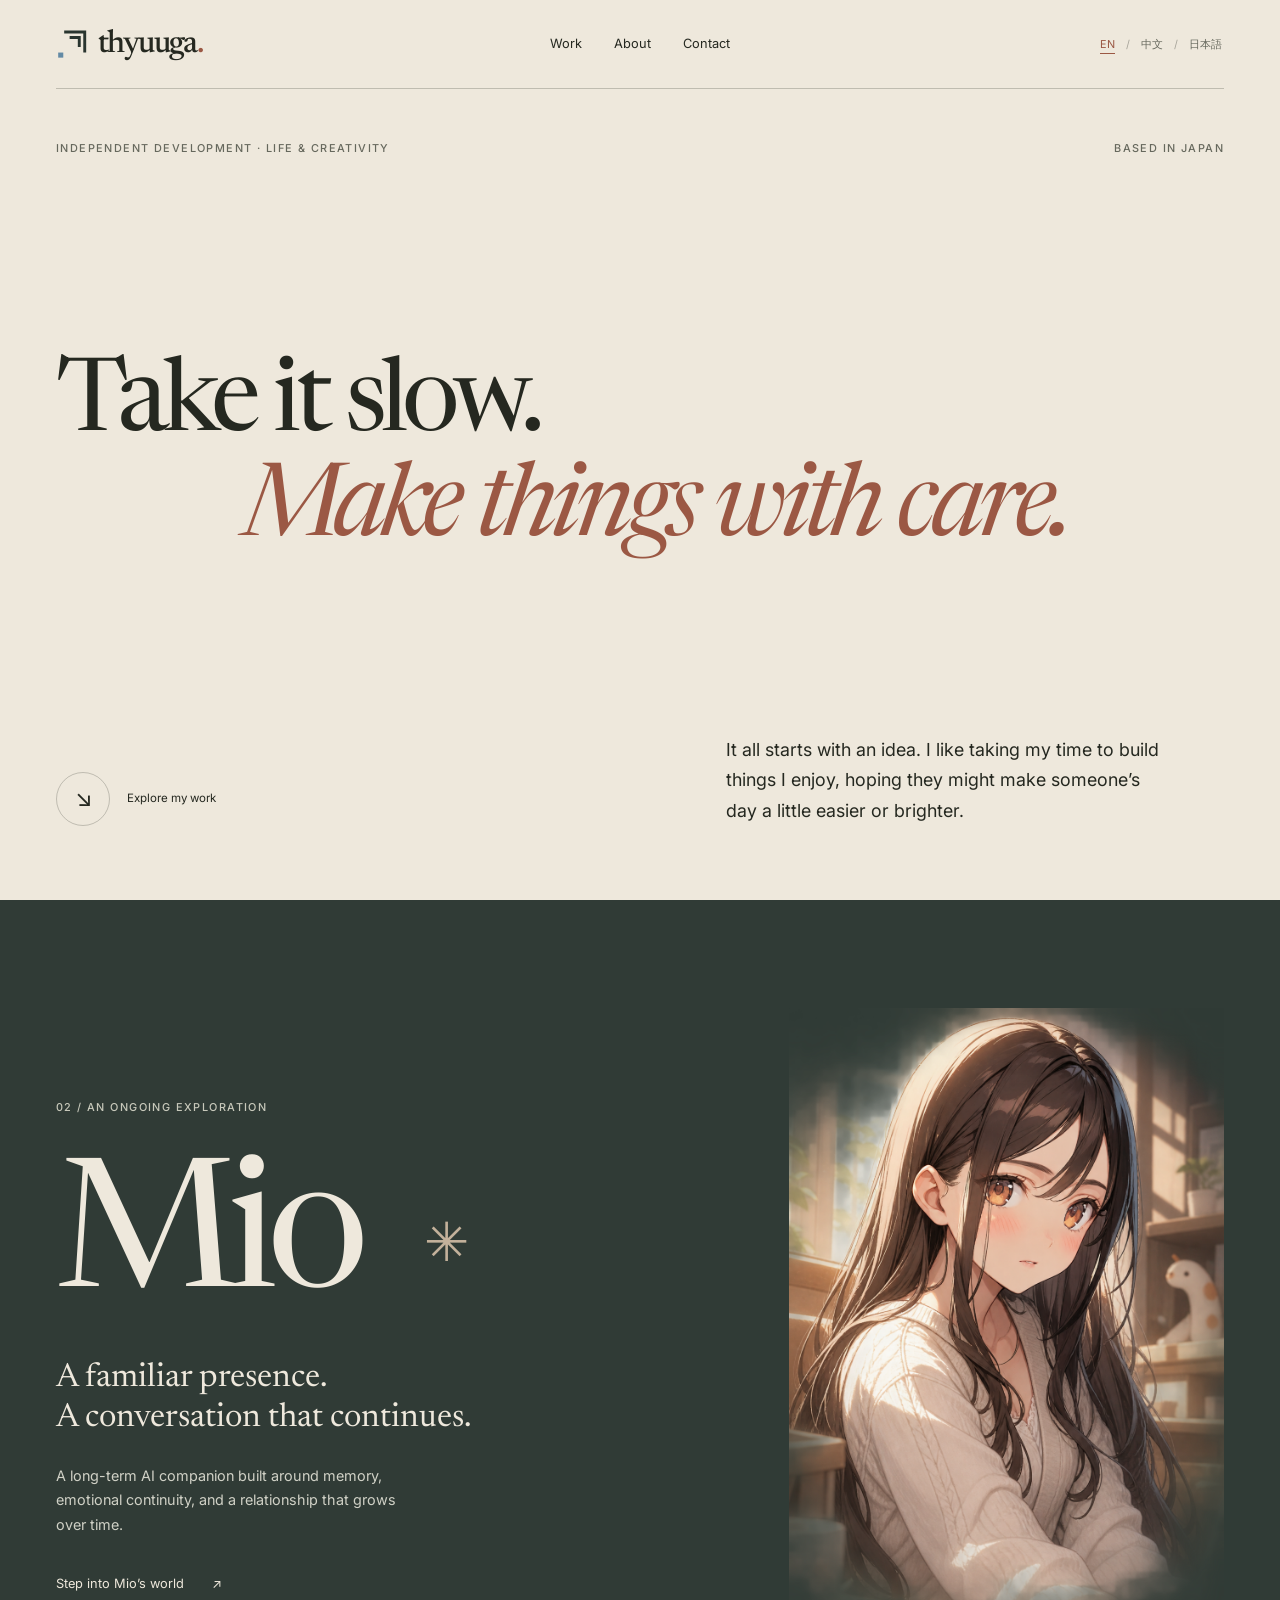
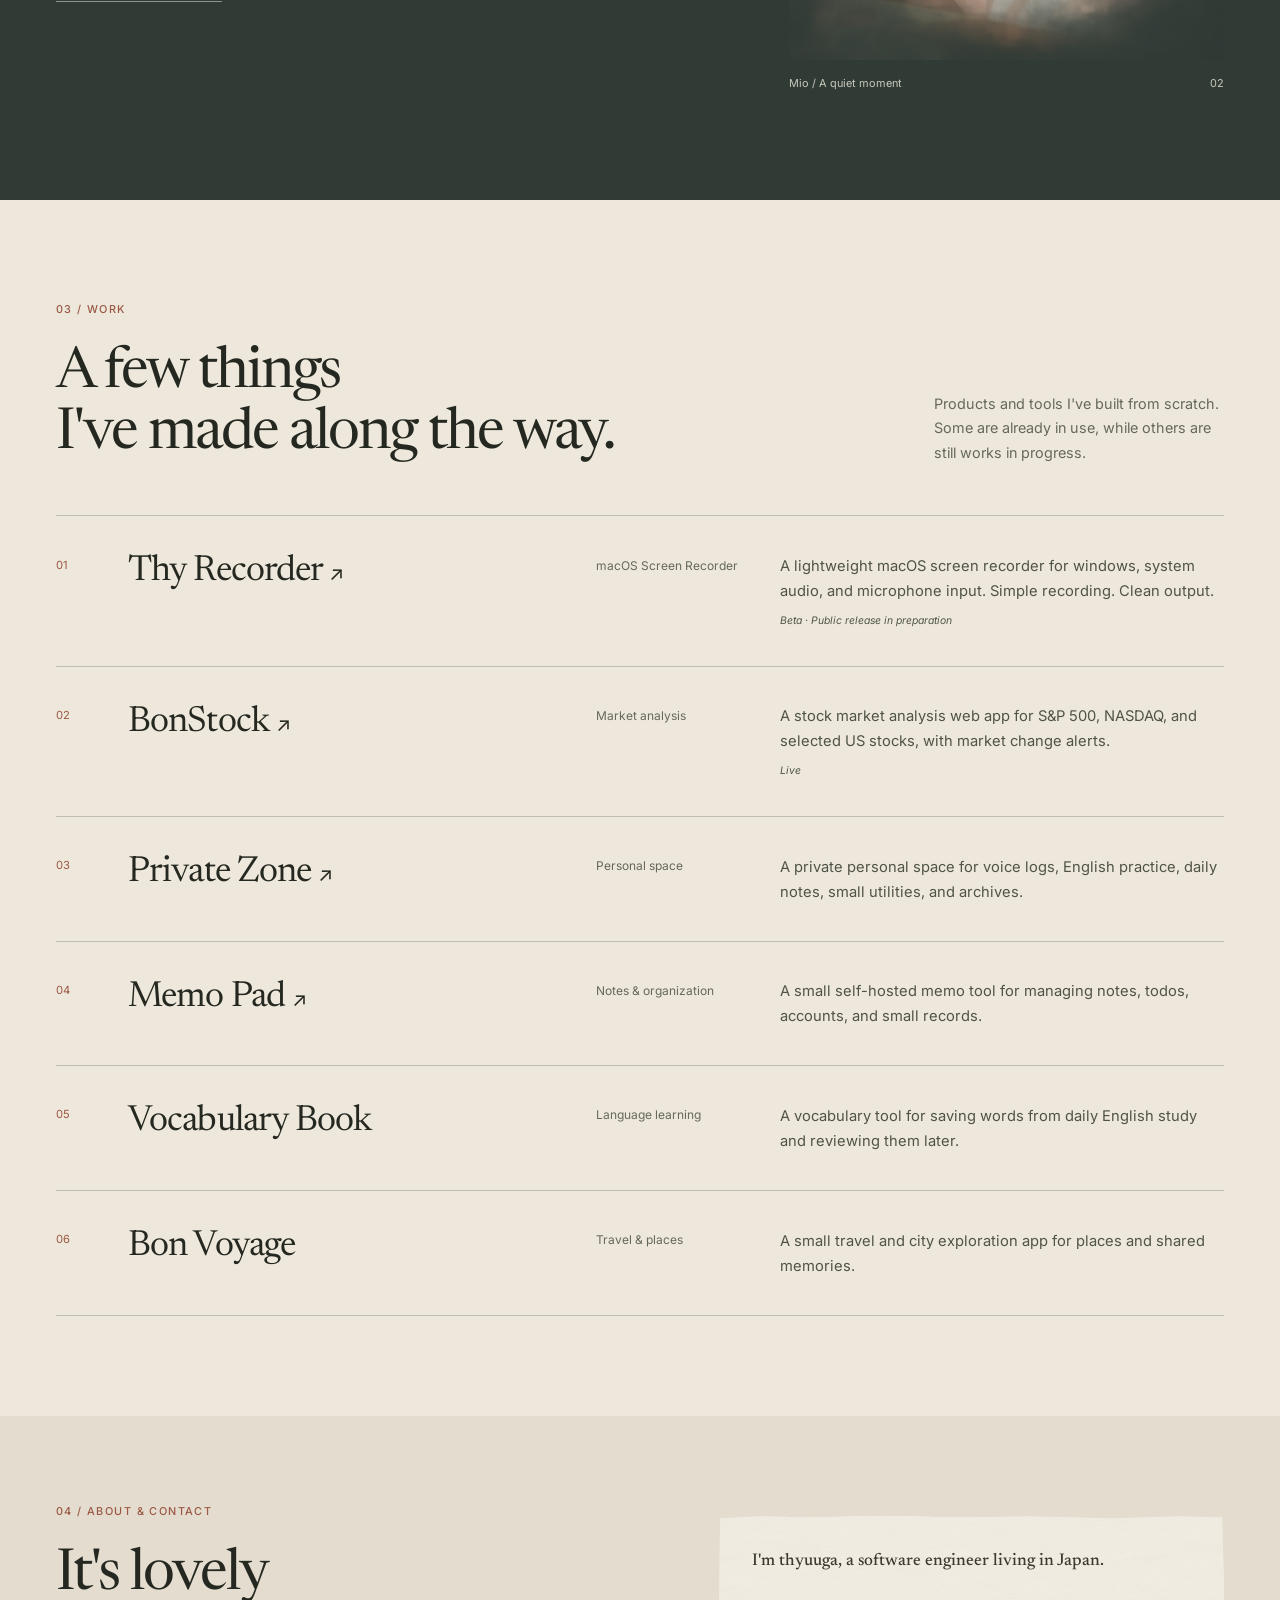
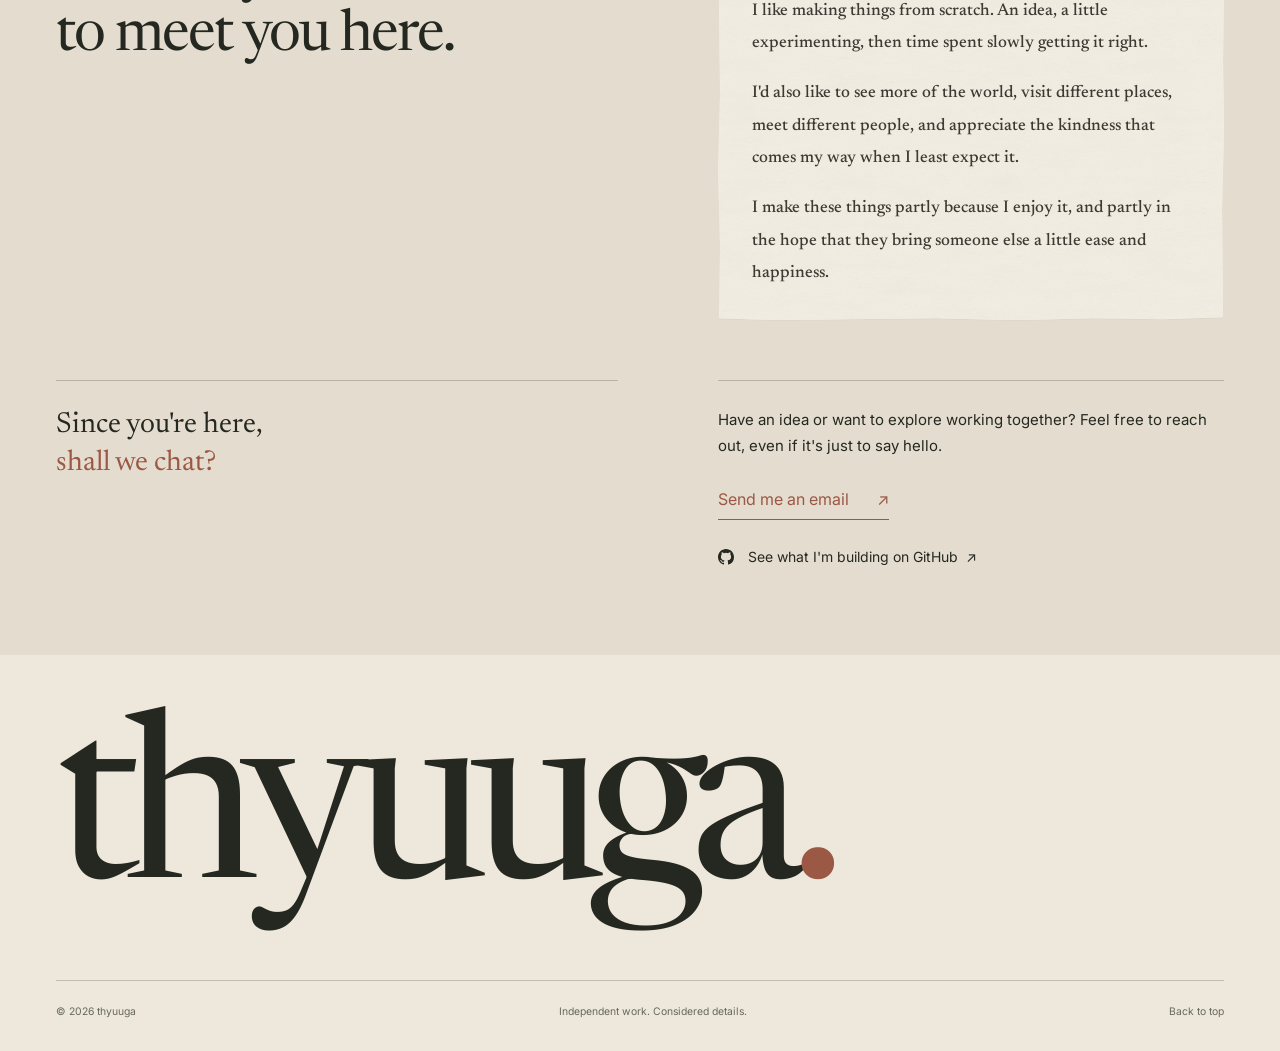
<file: index.html>
<!doctype html>
<html lang="en">
  <head>
    <meta charset="utf-8" />
    <meta name="viewport" content="width=device-width, initial-scale=1" />
    <link rel="icon" type="image/svg+xml" href="/asset/thyuuga-favicon-light-optimized.svg" media="(prefers-color-scheme: light)" data-theme-favicon="light" />
    <link rel="icon" type="image/svg+xml" href="/asset/thyuuga-favicon-dark-optimized.svg" media="(prefers-color-scheme: dark)" data-theme-favicon="dark" />
    <title>thyuuga</title>
    <meta name="description" data-i18n-content="v2.description" content="Independent software and AI companions by thyuuga, a software engineer based in Japan. Explore Thy Recorder, Mio, and small tools for daily life." />
    <link rel="canonical" href="https://thyuuga.com/" />
    <meta property="og:type" content="website" />
    <meta property="og:site_name" content="thyuuga" />
    <meta property="og:url" content="https://thyuuga.com/" />
    <meta property="og:title" data-i18n-content="v2.pageTitle" content="thyuuga — Thoughtful software, quietly made" />
    <meta property="og:description" data-i18n-content="v2.description" content="Independent software and AI companions by thyuuga, a software engineer based in Japan. Explore Thy Recorder, Mio, and small tools for daily life." />
    <meta property="og:locale" content="en_US" />
    <meta name="theme-color" content="#EEE8DC" />
    <link rel="preconnect" href="https://fonts.googleapis.com" />
    <link rel="preconnect" href="https://fonts.gstatic.com" crossorigin />
    <link href="https://fonts.googleapis.com/css2?family=Inter:wght@400;500;600&family=Newsreader:ital,opsz,wght@0,6..72,400;0,6..72,500;1,6..72,400&display=swap" rel="stylesheet" />
    <link rel="stylesheet" href="/home-v2.css" />
    <link rel="stylesheet" href="/cursors.css" />
  </head>
  <body class="editorial-page">
    <a data-i18n="v2.skip" class="skip-link" href="#main">Skip to content</a>
    <header class="masthead wrap">
      <a class="brand" href="#hero"><img class="brand-logo" src="/asset/thyuuga-favicon-light-optimized.svg" width="32" height="32" alt="" /><span class="brand-name">thyuuga<span aria-hidden="true">.</span></span></a>
      <nav class="main-nav" aria-label="Main">
        <a data-i18n="v2.nav.work" href="#work">Work</a>
        <a data-i18n="v2.nav.about" href="#about">About</a>
        <a data-i18n="v2.nav.contact" href="#contact">Contact</a>
      </nav>
      <div class="language-switcher" aria-label="Language">
        <button type="button" class="is-active" data-lang="en" lang="en" aria-pressed="true">EN</button>
        <span aria-hidden="true">/</span>
        <button type="button" data-lang="zh" lang="zh-CN" aria-pressed="false">中文</button>
        <span aria-hidden="true">/</span>
        <button type="button" data-lang="ja" lang="ja" aria-pressed="false">日本語</button>
      </div>
    </header>
    <main id="main">
      <section class="editorial-hero wrap" id="hero" aria-labelledby="hero-title">
        <div class="hero-topline eyebrow">
          <p data-i18n="v2.eyebrow">Independent Development · Life &amp; Creativity</p>
          <p data-i18n="v2.location">Based in Japan</p>
        </div>
        <h1 id="hero-title">
          <span data-i18n="v2.hero.first">Take it slow.</span>
          <em data-i18n="v2.hero.second">Make things with care.</em>
        </h1>
        <div class="hero-bottom">
          <a class="explore-link" href="#work"><span class="circle-arrow" aria-hidden="true">↘</span><span data-i18n="v2.hero.view">Explore my work</span></a>
          <p data-i18n="v2.hero.intro">It all starts with an idea. I like taking my time to build things I enjoy, hoping they might make someone’s day a little easier or brighter.</p>
        </div>
      </section>
      <section class="mio-chapter" id="projects" aria-labelledby="mio-title">
        <span id="work" class="legacy-anchor" aria-hidden="true"></span>
        <div class="wrap mio-grid">
          <div class="mio-copy">
            <p data-i18n="v2.mio.kicker" class="eyebrow">02 / An ongoing exploration</p>
            <h2 id="mio-title">Mio<span class="mio-star" aria-hidden="true">✳</span></h2>
            <p data-i18n="v2.mio.tagline" class="mio-tagline">A familiar presence.
A conversation that continues.</p>
            <p data-i18n="v2.mio.body" class="mio-description">A long-term AI companion built around memory, emotional continuity, and a relationship that grows over time.</p>
            <a class="text-link" href="/mio/about"><span data-i18n="v2.mio.link">Step into Mio’s world</span><span aria-hidden="true">↗</span></a>
          </div>
          <figure class="mio-visual">
            <div class="mio-image-frame">
              <img src="/asset/mio/mio_illustration_neu.png" width="1024" height="1536" loading="lazy" decoding="async" data-i18n-alt="v2.mio.alt" alt="Mio character illustration in warm window light" />
              <img class="mio-smile" src="/asset/mio/mio_illustration_neu_smile.png" width="1024" height="1536" loading="lazy" decoding="async" alt="" aria-hidden="true" />
            </div>
            <figcaption><span data-i18n="v2.mio.caption">Mio / A quiet moment</span><span aria-hidden="true">02</span></figcaption>
          </figure>
        </div>
      </section>
      <section class="selected-work wrap chapter" id="small-software" aria-labelledby="selected-title">
        <div class="selected-heading">
          <div><p data-i18n="v2.work.kicker" class="eyebrow">03 / Work</p><h2 data-i18n="v2.work.title" id="selected-title">A few things
I've made along the way.</h2></div>
          <p data-i18n="v2.work.note">Products and tools I've built from scratch. Some are already in use, while others are still works in progress.</p>
        </div>
        <div class="work-index">
          <article class="work-entry work-entry--linked">
            <div class="work-entry-content">
              <span class="work-number" aria-hidden="true">01</span>
              <h3><a class="work-title-link" href="/software/thy-recorder">Thy Recorder <span aria-hidden="true">↗</span></a></h3>
              <span data-i18n="v2.work.recording" class="work-category">macOS Screen Recorder</span>
              <div class="work-description"><p data-i18n="v2.recorder.body">A lightweight macOS screen recorder for windows, system audio, and microphone input. Simple recording. Clean output.</p><span data-i18n="v2.recorder.note" class="work-availability">Beta · Public release in preparation</span></div>
            </div>
          </article>
          <article class="work-entry">
            <div class="work-entry-content">
              <span class="work-number" aria-hidden="true">02</span>
              <h3><a class="work-title-link" href="/software/bonstock/">BonStock <span aria-hidden="true">↗</span></a></h3>
              <span data-i18n="v2.work.market" class="work-category">Market analysis</span>
              <div class="work-description"><p data-i18n="v2.work.bonstock">A stock market analysis web app for S&amp;P 500, NASDAQ, and selected US stocks, with market change alerts.</p><span data-i18n="v2.work.bonstock.status" class="work-availability">Live</span></div>
            </div>
          </article>
          <article class="work-entry">
            <div class="work-entry-content">
              <span class="work-number" aria-hidden="true">03</span>
              <h3><a class="work-title-link" href="/software/private-zone/">Private Zone <span aria-hidden="true">↗</span></a></h3>
              <span data-i18n="v2.work.personal" class="work-category">Personal space</span>
              <div class="work-description"><p data-i18n="software.privateZone">A private personal space for voice logs, English practice,
                    daily notes, small utilities, and archives.</p></div>
            </div>
          </article>
          <article class="work-entry">
            <div class="work-entry-content">
              <span class="work-number" aria-hidden="true">04</span>
              <h3><a class="work-title-link" href="/software/memo-pad/">Memo Pad <span aria-hidden="true">↗</span></a></h3>
              <span data-i18n="v2.work.notes" class="work-category">Notes &amp; organization</span>
              <div class="work-description"><p data-i18n="software.memoPad">A small self-hosted memo tool for managing notes, todos,
                    accounts, and small records.</p></div>
            </div>
          </article>
          <article class="work-entry">
            <div class="work-entry-content">
              <span class="work-number" aria-hidden="true">05</span>
              <h3>Vocabulary Book</h3>
              <span data-i18n="v2.work.language" class="work-category">Language learning</span>
              <div class="work-description"><p data-i18n="software.vocabularyBook">A vocabulary tool for saving words from daily English study
                    and reviewing them later.</p></div>
            </div>
          </article>
          <article class="work-entry">
            <div class="work-entry-content">
              <span class="work-number" aria-hidden="true">06</span>
              <h3>Bon Voyage</h3>
              <span data-i18n="v2.work.travel" class="work-category">Travel &amp; places</span>
              <div class="work-description"><p data-i18n="software.bonVoyage">A small travel and city exploration app for places and shared
                    memories.</p></div>
            </div>
          </article>
        </div>
      </section>
      <section class="about-chapter" id="about" aria-labelledby="about-title">
        <div class="wrap about-grid">
          <div><p data-i18n="v2.about.kicker" class="eyebrow">04 / About &amp; Contact</p><h2 data-i18n="v2.about.title" id="about-title">It's lovely
to meet you here.</h2></div>
          <div class="about-copy">
            <p data-i18n="v2.about.body">I'm thyuuga, a software engineer living in Japan.</p>
            <p data-i18n="v2.about.process">I like making things from scratch. An idea, a little experimenting, then time spent slowly getting it right.</p>
            <p data-i18n="v2.about.world">I'd also like to see more of the world, visit different places, meet different people, and appreciate the kindness that comes my way when I least expect it.</p>
            <p data-i18n="v2.about.purpose">I make these things partly because I enjoy it, and partly in the hope that they bring someone else a little ease and happiness.</p>
          </div>
          <div class="contact-intro" id="contact"><span id="links" class="legacy-anchor" aria-hidden="true"></span><h3><span data-i18n="v2.contact.title.first">Since you're here,</span><span data-i18n="v2.contact.title.second">shall we chat?</span></h3></div>
          <div class="contact-links">
            <p data-i18n="v2.contact.invitation" class="contact-invitation">Have an idea or want to explore working together? Feel free to reach out, even if it's just to say hello.</p>
            <a class="text-link contact-email" href="mailto:kakukousyou@gmail.com"><span data-i18n="v2.contact.email">Send me an email</span><span aria-hidden="true">↗</span></a>
            <div class="social-links">
              <a class="contact-github" href="https://github.com/thyuuga" target="_blank" rel="noreferrer">
                <svg width="16" height="16" viewBox="0 0 16 16" fill="currentColor" aria-hidden="true" focusable="false"><path d="M8 0C3.58 0 0 3.58 0 8c0 3.54 2.29 6.53 5.47 7.59.4.07.55-.17.55-.38 0-.19-.01-.82-.01-1.49-2.01.37-2.53-.49-2.69-.94-.09-.23-.48-.94-.82-1.13-.28-.15-.68-.52-.01-.53.63-.01 1.08.58 1.23.82.72 1.21 1.87.87 2.33.66.07-.52.28-.87.51-1.07-1.78-.2-3.64-.89-3.64-3.95 0-.87.31-1.59.82-2.15-.08-.2-.36-1.02.08-2.12 0 0 .67-.21 2.2.82a7.65 7.65 0 0 1 4 0c1.53-1.04 2.2-.82 2.2-.82.44 1.1.16 1.92.08 2.12.51.56.82 1.27.82 2.15 0 3.07-1.87 3.75-3.65 3.95.29.25.54.73.54 1.48 0 1.07-.01 1.93-.01 2.2 0 .21.15.46.55.38A8.01 8.01 0 0 0 16 8c0-4.42-3.58-8-8-8Z" /></svg>
                <span data-i18n="v2.contact.github">See what I'm building on GitHub</span><span aria-hidden="true">↗</span>
              </a>
              <a hidden href="https://www.linkedin.com/in/%E6%95%88%E6%98%8C-%E9%83%AD-25904321a/" target="_blank" rel="noreferrer">LinkedIn <span aria-hidden="true">↗</span></a>
            </div>
          </div>
        </div>
      </section>
    </main>
    <footer class="editorial-footer wrap">
      <a class="footer-wordmark" href="#hero">thyuuga<span>.</span></a>
      <div class="footer-baseline"><span>© <span id="year"></span> thyuuga</span><span data-i18n="v2.footer.note">Independent work. Considered details.</span><a data-i18n="v2.footer.top" href="#hero">Back to top</a></div>
    </footer>
    <script src="/script.js"></script>
  </body>
</html>
</file>
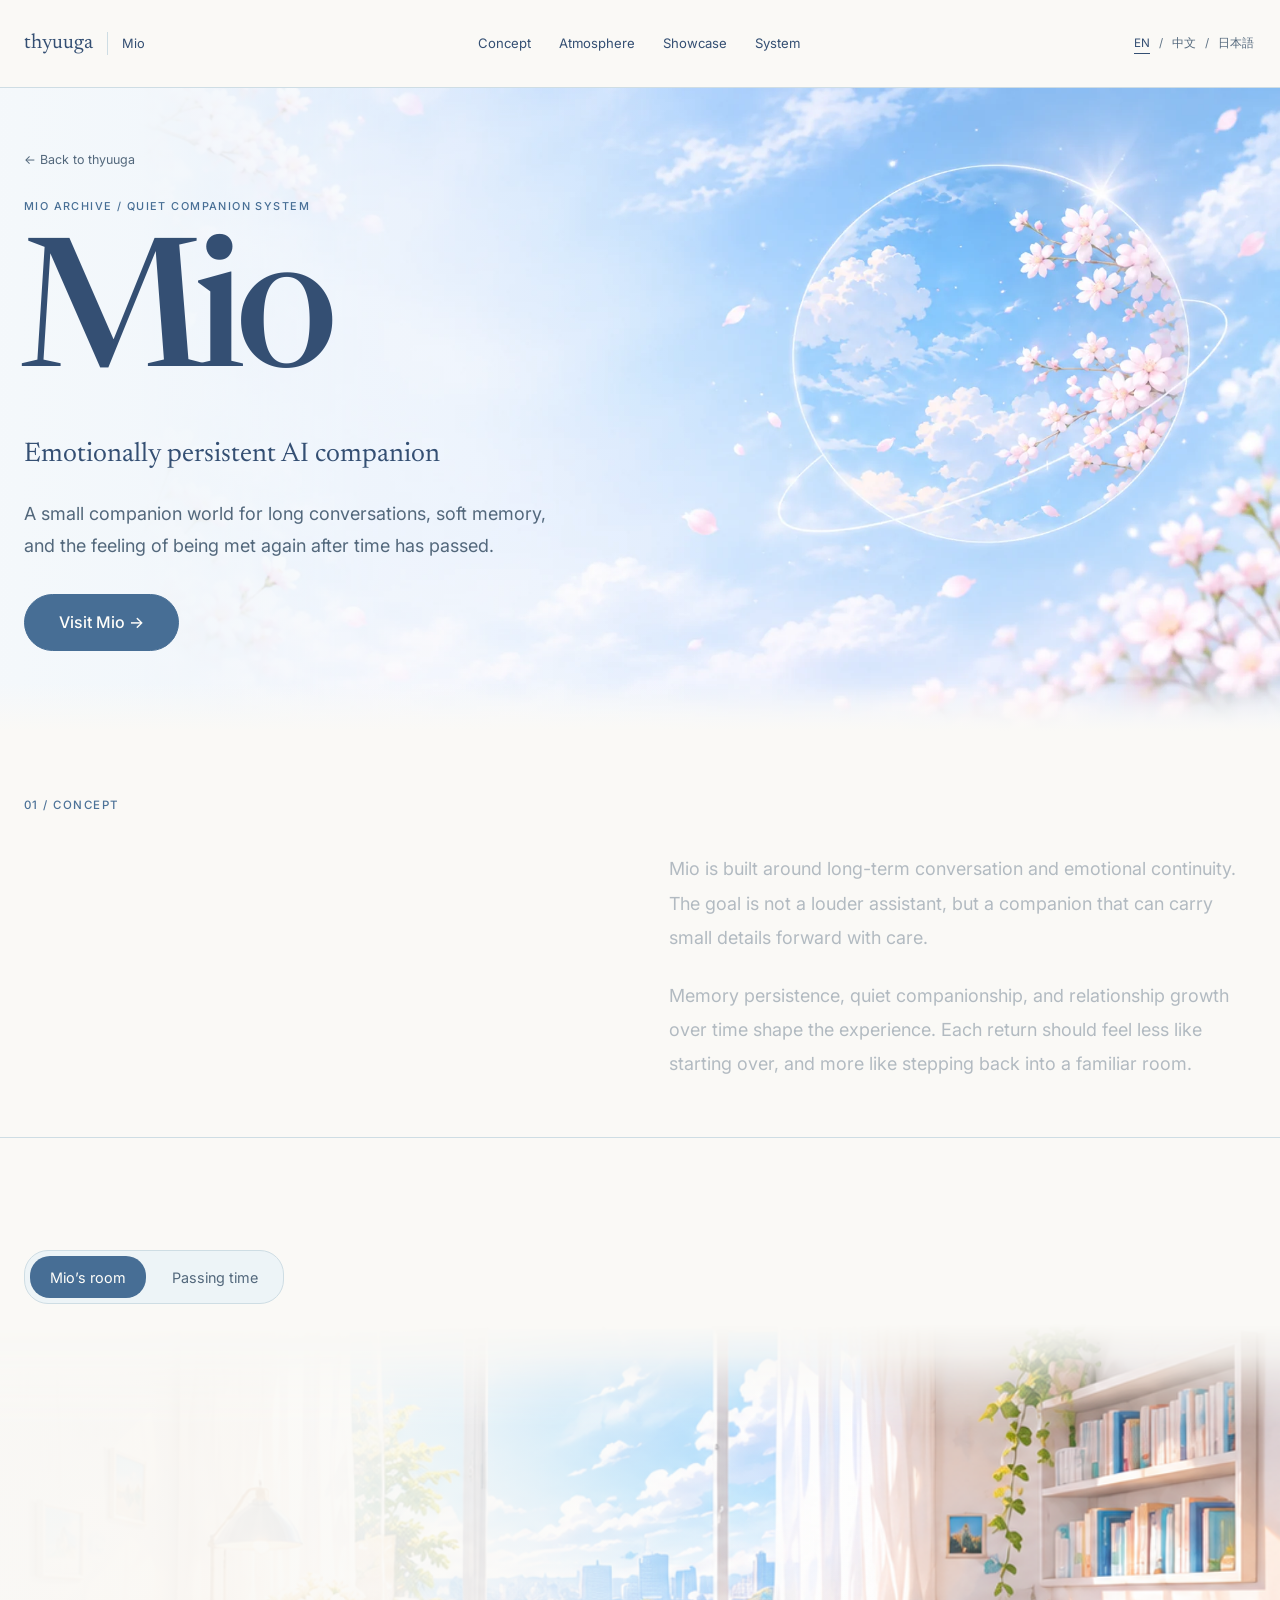
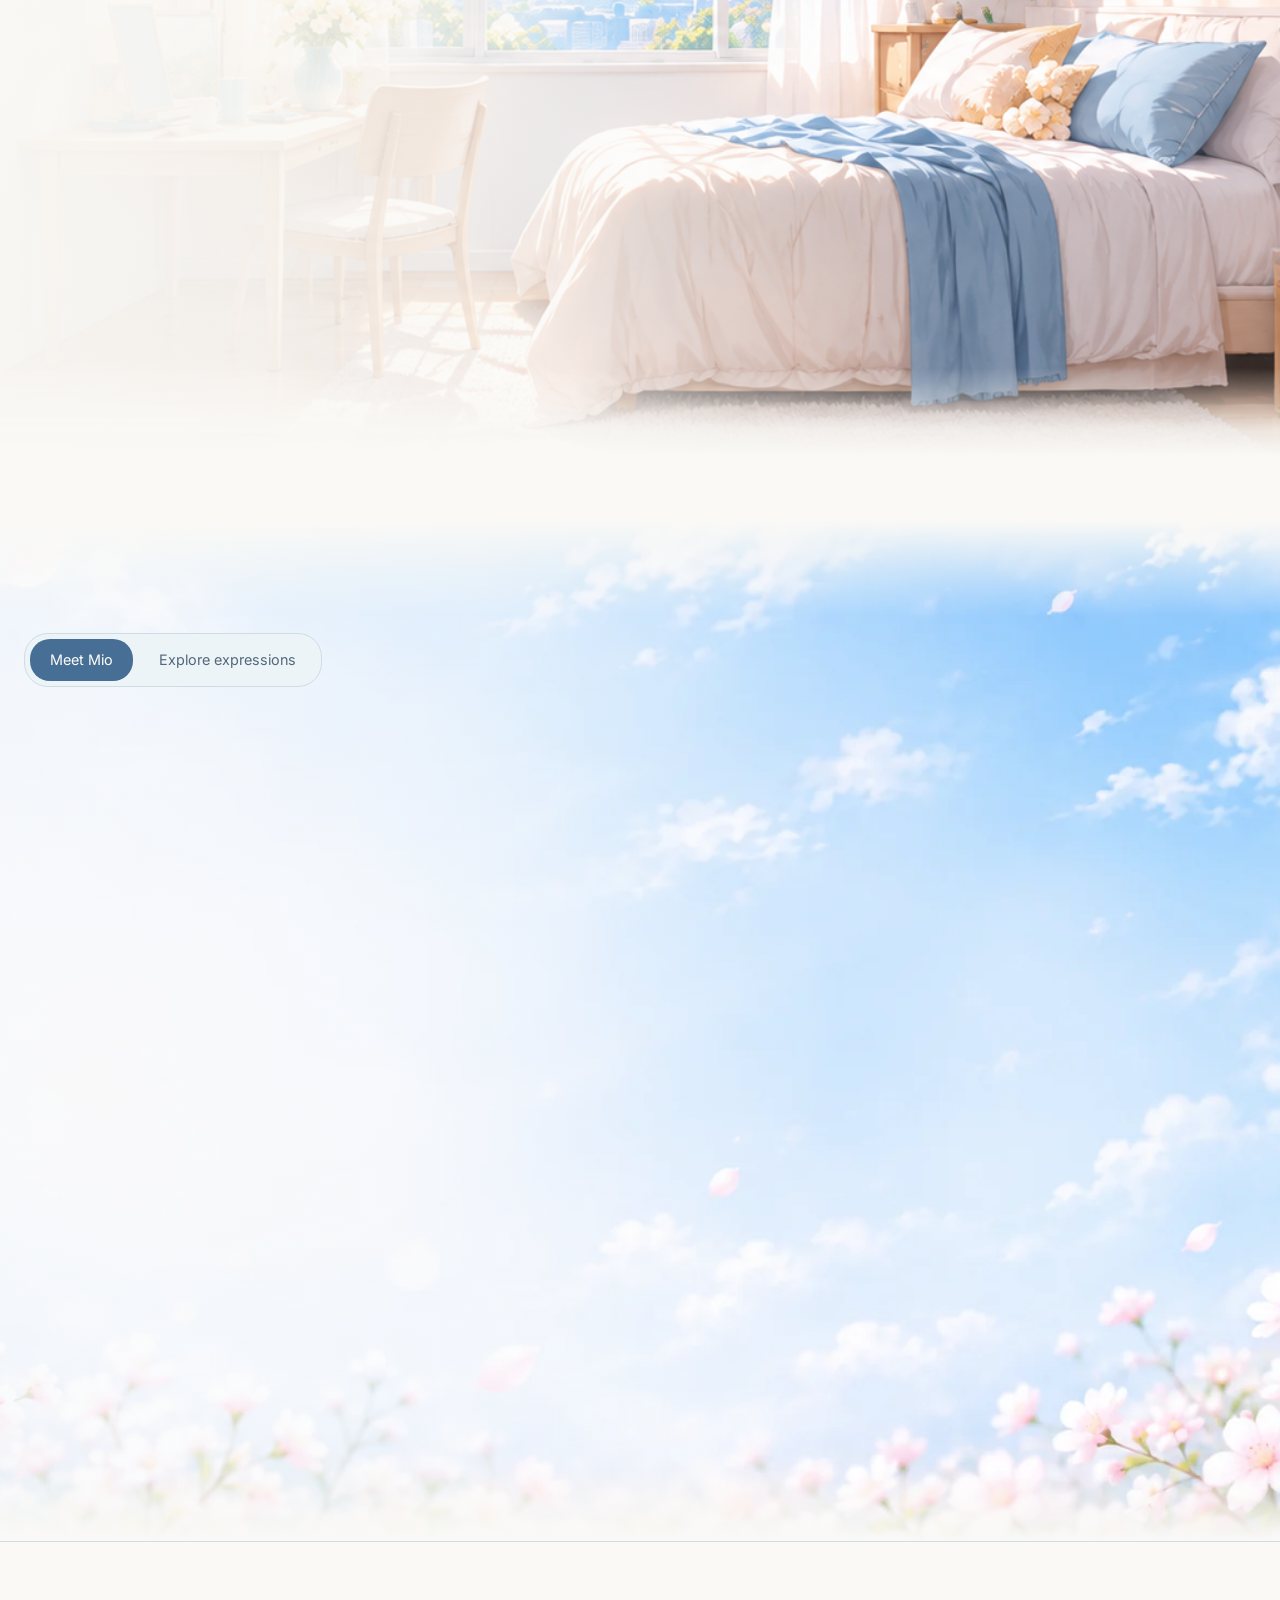
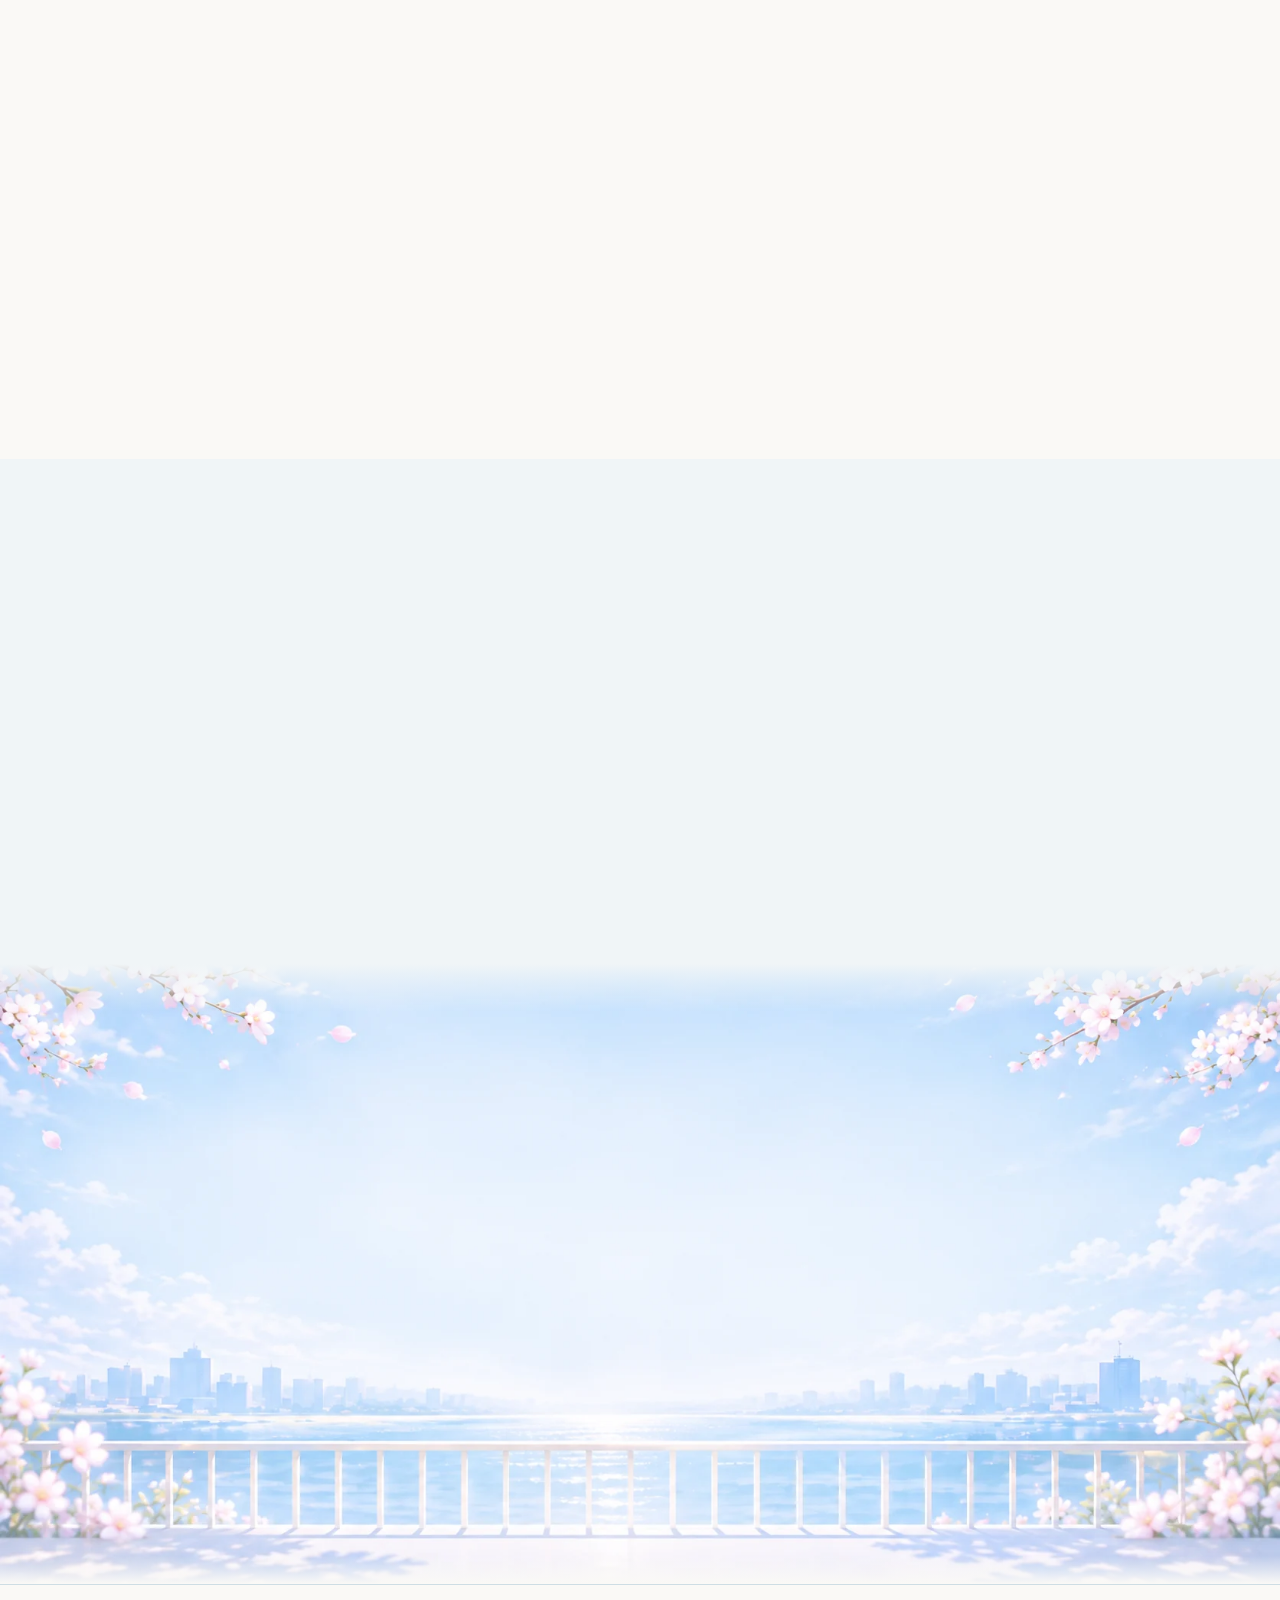
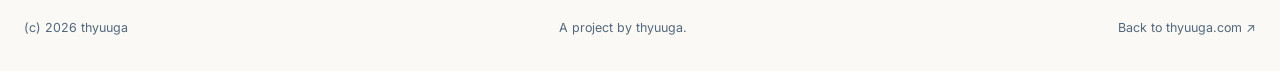
<file: mio/about/index.html>
<!doctype html>
<html lang="en">
  <head>
    <meta charset="utf-8" />
    <meta name="viewport" content="width=device-width, initial-scale=1" />
    <link rel="icon" type="image/svg+xml" href="/asset/thyuuga-favicon-light-optimized.svg" media="(prefers-color-scheme: light)" data-theme-favicon="light" />
    <link rel="icon" type="image/svg+xml" href="/asset/thyuuga-favicon-dark-optimized.svg" media="(prefers-color-scheme: dark)" data-theme-favicon="dark" />
    <meta
      name="description"
      content="Mio AI Companion - emotionally persistent AI companion project archive"
    />
    <title>Mio AI Companion / thyuuga</title>
    <link rel="preconnect" href="https://fonts.googleapis.com" />
    <link rel="preconnect" href="https://fonts.gstatic.com" crossorigin />
    <link
      href="https://fonts.googleapis.com/css2?family=Inter:wght@400;500;600&family=Newsreader:opsz,wght@6..72,500&display=swap"
      rel="stylesheet"
    />
    <link rel="stylesheet" href="sky-blue.css?v=fa280ebc574e" />
    <link rel="stylesheet" href="/cursors.css" />
  </head>
  <body class="mio-sky-blue">
    <div class="site-shell project-page">
      <header class="site-header" aria-label="Project navigation">
        <div class="mio-header-brand">
          <a class="brand" href="/" aria-label="Back to thyuuga">thyuuga</a>
          <span class="mio-page-marker" aria-current="page">Mio</span>
        </div>
        <nav class="nav-links">
          <a href="#concept" data-i18n="mio.nav.concept">Concept</a>
          <a href="#atmosphere" data-i18n="mio.nav.atmosphere">
            Atmosphere
          </a>
          <a href="#showcase" data-i18n="mio.nav.showcase">Showcase</a>
          <a href="#system" data-i18n="mio.nav.system">System</a>
        </nav>
        <div class="language-switcher" aria-label="Language switcher">
          <button type="button" class="is-active" data-lang="en">EN</button>
          <span aria-hidden="true">/</span>
          <button type="button" data-lang="zh">中文</button>
          <span aria-hidden="true">/</span>
          <button type="button" data-lang="ja">日本語</button>
        </div>
      </header>

      <main>
        <section class="hero project-hero section" aria-labelledby="mio-title">
          <picture class="section-art hero-backdrop" aria-hidden="true">
            <source media="(max-width: 900px)" srcset="../../asset/mio/sky-blue/character-sky.webp" />
            <img src="../../asset/mio/sky-blue/hero-sky-composite.webp" width="1672" height="941" alt="" fetchpriority="high" />
          </picture>
          <div class="hero-copy">
            <a class="back-link" href="/" data-i18n="mio.back">
              ← Back to thyuuga
            </a>
            <p class="signal" data-i18n="mio.hero.signal">
              mio archive / quiet companion system
            </p>
            <h1 id="mio-title">Mio</h1>
            <p class="subtitle" data-i18n="mio.hero.subtitle">
              Emotionally persistent AI companion
            </p>
            <p class="intro project-intro" data-i18n="mio.hero.intro">
              A small companion world for long conversations, soft memory, and
              the feeling of being met again after time has passed.
            </p>
            <a class="mio-button" href="https://mio.thyuuga.com/mio/" target="_blank" rel="noreferrer" data-i18n="mio.access.visit">Visit Mio →</a>
          </div>
          <div class="hero-orbit" aria-hidden="true"></div>
        </section>

        <section
          class="section project-section"
          id="concept"
          aria-labelledby="concept-title"
        >
          <div class="section-kicker" data-i18n="mio.concept.kicker">
            01 / Concept
          </div>
          <div class="section-grid">
            <h2 id="concept-title" data-i18n="mio.concept.title">
              A relationship that remembers quietly.
            </h2>
            <div class="project-copy">
              <p data-i18n="mio.concept.body1">
                Mio is built around long-term conversation and emotional
                continuity. The goal is not a louder assistant, but a companion
                that can carry small details forward with care.
              </p>
              <p data-i18n="mio.concept.body2">
                Memory persistence, quiet companionship, and relationship
                growth over time shape the experience. Each return should feel
                less like starting over, and more like stepping back into a
                familiar room.
              </p>
            </div>
          </div>
        </section>

        <section
          class="section project-section atmosphere-section"
          id="atmosphere" data-mode-switcher
          aria-labelledby="atmosphere-title"
        >
          <div class="room-controls">
            <div class="section-kicker" data-i18n="mio.atmosphere.kicker">
              02 / Atmosphere
            </div>
            <div class="showcase-modes" role="tablist" aria-labelledby="atmosphere-title">
              <button type="button" id="room-intro-tab" role="tab" aria-selected="true" aria-controls="room-intro" tabindex="0" data-i18n="mio.atmosphere.introMode">Mio’s room</button>
              <button type="button" id="room-live-tab" role="tab" aria-selected="false" aria-controls="room-live" tabindex="-1" data-i18n="mio.atmosphere.liveMode">Passing time</button>
            </div>
          </div>
          <div class="room-showcase">
            <div class="section-grid room-feature-content">
              <div class="atmosphere-copy">
                <h2 id="atmosphere-title" data-i18n="mio.atmosphere.title">
                  Presence is not only made of words.
                </h2>
                <div class="atmosphere-text">
                  <p data-i18n="mio.atmosphere.body1">
                    As time, weather, and seasons move slowly, the space around
                    Mio changes with them.
                  </p>
                  <p data-i18n="mio.atmosphere.body2">
                    Sometimes an evening room. Sometimes the quiet after rain.
                  </p>
                </div>
              </div>
            </div>
            <div class="room-scene-stage">
              <div class="room-scene-mode room-feature mode-panel" id="room-intro" role="tabpanel" aria-labelledby="room-intro-tab" tabindex="0">
                <img class="room-feature-image" src="../../asset/mio/mio-room-daylight.png"
                  width="1023" height="585" alt="A sunlit bedroom with a large window and blue bedding"
                  data-i18n-alt="mio.atmosphere.visualAlt" loading="lazy" decoding="async" />
              </div>
              <div class="room-scene-mode atmosphere-gallery mode-panel" id="room-live" role="tabpanel" aria-labelledby="room-live-tab" tabindex="0" hidden inert>
                <div class="atmosphere-fragment">
                  <img loading="lazy" decoding="async" width="1672" height="941"
                    id="atmosphere-main-image"
                    src="../../asset/room_daytime_spring_sunny.png"
                    alt="Spring daytime room"
                  />
                  <img class="atmosphere-previous-image" width="1672" height="941"
                    alt="" aria-hidden="true" hidden decoding="async" />
                </div>
                <div class="atmosphere-strip" aria-label="Atmosphere fragments">
                  <figure class="is-active">
                    <button aria-labelledby="room-scene-springDay-label"
                      type="button"
                      data-atmosphere-src="../../asset/room_daytime_spring_sunny.png"
                      data-atmosphere-alt="Spring daytime room"
                      aria-pressed="true"
                    >
                      <img loading="lazy" decoding="async" width="1672" height="941"
                        src="../../asset/room_daytime_spring_sunny.png"
                        alt="Spring daytime room"
                      />
                    </button>
                    <figcaption id="room-scene-springDay-label" data-i18n="mio.atmosphere.springDay">
                      Spring / Day
                    </figcaption>
                  </figure>
                  <figure>
                    <button aria-labelledby="room-scene-springRain-label"
                      type="button"
                      data-atmosphere-src="../../asset/room_daytime_spring_rainy.png"
                      data-atmosphere-alt="Spring rainy room"
                      aria-pressed="false"
                    >
                      <img loading="lazy" decoding="async" width="1672" height="941"
                        src="../../asset/room_daytime_spring_rainy.png"
                        alt="Spring rainy room"
                      />
                    </button>
                    <figcaption id="room-scene-springRain-label" data-i18n="mio.atmosphere.springRain">
                      Spring / Rain
                    </figcaption>
                  </figure>
                  <figure>
                    <button aria-labelledby="room-scene-dawnRain-label"
                      type="button"
                      data-atmosphere-src="../../asset/room_dawn_spring_rainy.png"
                      data-atmosphere-alt="Spring rainy dawn room"
                      aria-pressed="false"
                    >
                      <img loading="lazy" decoding="async" width="1672" height="941"
                        src="../../asset/room_dawn_spring_rainy.png"
                        alt="Spring rainy dawn room"
                      />
                    </button>
                    <figcaption id="room-scene-dawnRain-label" data-i18n="mio.atmosphere.dawnRain">
                      Dawn / Rain
                    </figcaption>
                  </figure>
                  <figure>
                    <button aria-labelledby="room-scene-summerDay-label"
                      type="button"
                      data-atmosphere-src="../../asset/room_daytime_summer_sunny.png"
                      data-atmosphere-alt="Summer sunny room"
                      aria-pressed="false"
                    >
                      <img loading="lazy" decoding="async" width="1672" height="941"
                        src="../../asset/room_daytime_summer_sunny.png"
                        alt="Summer sunny room"
                      />
                    </button>
                    <figcaption id="room-scene-summerDay-label" data-i18n="mio.atmosphere.summerDay">
                      Summer / Day
                    </figcaption>
                  </figure>
                  <figure>
                    <button aria-labelledby="room-scene-summerRain-label"
                      type="button"
                      data-atmosphere-src="../../asset/room_daytime_summer_rainy.png"
                      data-atmosphere-alt="Summer rainy room"
                      aria-pressed="false"
                    >
                      <img loading="lazy" decoding="async" width="1672" height="941"
                        src="../../asset/room_daytime_summer_rainy.png"
                        alt="Summer rainy room"
                      />
                    </button>
                    <figcaption id="room-scene-summerRain-label" data-i18n="mio.atmosphere.summerRain">
                      Summer / Rain
                    </figcaption>
                  </figure>
                  <figure>
                    <button aria-labelledby="room-scene-fallSunset-label"
                      type="button"
                      data-atmosphere-src="../../asset/room_sunset_fall_sunny.png"
                      data-atmosphere-alt="Fall sunset room"
                      aria-pressed="false"
                    >
                      <img loading="lazy" decoding="async" width="1672" height="941"
                        src="../../asset/room_sunset_fall_sunny.png"
                        alt="Fall sunset room"
                      />
                    </button>
                    <figcaption id="room-scene-fallSunset-label" data-i18n="mio.atmosphere.fallSunset">
                      Fall / Sunset
                    </figcaption>
                  </figure>
                  <figure>
                    <button aria-labelledby="room-scene-winterDay-label"
                      type="button"
                      data-atmosphere-src="../../asset/room_daytime_winter_sunny.png"
                      data-atmosphere-alt="Winter sunny room"
                      aria-pressed="false"
                    >
                      <img loading="lazy" decoding="async" width="1672" height="941"
                        src="../../asset/room_daytime_winter_sunny.png"
                        alt="Winter sunny room"
                      />
                    </button>
                    <figcaption id="room-scene-winterDay-label" data-i18n="mio.atmosphere.winterDay">
                      Winter / Day
                    </figcaption>
                  </figure>
                  <figure>
                    <button aria-labelledby="room-scene-night-label"
                      type="button"
                      data-atmosphere-src="../../asset/room_night_spring.png"
                      data-atmosphere-alt="Spring night room"
                      aria-pressed="false"
                    >
                      <img loading="lazy" decoding="async" width="1672" height="941"
                        src="../../asset/room_night_spring.png"
                        alt="Spring night room"
                      />
                    </button>
                    <figcaption id="room-scene-night-label" data-i18n="mio.atmosphere.night">
                      Night / Spring
                    </figcaption>
                  </figure>
                </div>
              </div>
            </div>
          </div>
        </section>

        <section
          class="section project-section expression-section"
          id="presence" data-mode-switcher
          aria-labelledby="presence-title"
        >
          <div class="section-art character-backdrop" aria-hidden="true">
            <img src="../../asset/mio/sky-blue/character-sky.webp" width="1672" height="941" alt="" loading="lazy" decoding="async" />
          </div>
          <div class="section-kicker" data-i18n="mio.presence.kicker">
            03 / Presence
          </div>
          <div class="showcase-modes" role="tablist" aria-labelledby="presence-title">
            <button type="button" id="presence-intro-tab" role="tab" aria-selected="true" aria-controls="presence-intro" tabindex="0" data-i18n="mio.presence.introMode">Meet Mio</button>
            <button type="button" id="presence-live-tab" role="tab" aria-selected="false" aria-controls="presence-live" tabindex="-1" data-i18n="mio.presence.liveMode">Explore expressions</button>
          </div>
          <div class="presence-feature">
            <div class="section-grid">
              <div class="expression-heading">
                <h2 id="presence-title" data-i18n="mio.presence.title">
                  Small shifts in expression.
                </h2>
                <p data-i18n="mio.presence.aside">
                  tiny emotional shifts that slowly become presence
                </p>
                <div class="expression-copy">
                  <p data-i18n="mio.presence.body">
                    Mio's presence is carried through small emotional changes:
                    a quiet smile, a shy pause, a trace of sadness, a little
                    pride.
                  </p>
                  <span data-i18n="mio.presence.note">
                    Not a mode. Just a mood arriving softly.
                  </span>
                </div>
              </div>
              <div class="mode-panels presence-modes">
                <div class="presence-portrait mode-panel" id="presence-intro" role="tabpanel" aria-labelledby="presence-intro-tab" tabindex="0">
                  <img class="presence-promo-image" src="../../asset/mio/mio-character-transparent.png"
                    width="735" height="876" alt="Mio smiling in a light dress"
                    data-i18n-alt="mio.presence.visualAlt" loading="lazy" decoding="async" />
                </div>
                <div class="expression-demo mode-panel" id="presence-live" role="tabpanel" aria-labelledby="presence-live-tab" tabindex="0" hidden inert>
                  <div class="expression-demo-copy">
                    <p data-i18n="mio.presence.demoHint">Choose an expression to see the subtle changes.</p>
                    <div class="expression-strip" aria-label="Mio expressions">
                      <button
                        type="button"
                        class="is-active"
                        data-expression="normal"
                        data-expression-src="../../asset/mio_illustration_live_normal_open.png"
                        data-expression-closed="../../asset/mio_illustration_live_normal_closed.png"
                        data-expression-width="941" data-expression-height="1672"
                        data-expression-alt="Mio calm expression"
                        aria-pressed="true"
                        data-i18n="mio.presence.normal"
                      >
                        Calm
                      </button>
                      <button
                        type="button"
                        data-expression="joy"
                        data-expression-src="../../asset/mio_illustration_live_joy_open.png"
                        data-expression-closed="../../asset/mio_illustration_live_joy_closed.png"
                        data-expression-width="1024" data-expression-height="1536"
                        data-expression-alt="Mio joyful expression"
                        aria-pressed="false"
                        data-i18n="mio.presence.joy"
                      >
                        Quiet Joy
                      </button>
                      <button
                        type="button"
                        data-expression="shy"
                        data-expression-src="../../asset/mio_illustration_live_shy_open.png"
                        data-expression-closed="../../asset/mio_illustration_live_shy_closed.png"
                        data-expression-width="941" data-expression-height="1672"
                        data-expression-alt="Mio shy expression"
                        aria-pressed="false"
                        data-i18n="mio.presence.shy"
                      >
                        Shy
                      </button>
                      <button
                        type="button"
                        data-expression="proud"
                        data-expression-src="../../asset/mio_illustration_live_proud_open.png?v=96fa5ef86a76"
                        data-expression-closed="../../asset/mio_illustration_live_proud_closed.png?v=ae698f71af38"
                        data-expression-width="948" data-expression-height="1659"
                        data-expression-alt="Mio proud expression"
                        aria-pressed="false"
                        data-i18n="mio.presence.proud"
                      >
                        Slight Pride
                      </button>
                      <button
                        type="button"
                        data-expression="sad"
                        data-expression-src="../../asset/mio_illustration_live_sad_open.png"
                        data-expression-closed="../../asset/mio_illustration_live_sad_closed.png"
                        data-expression-width="941" data-expression-height="1672"
                        data-expression-alt="Mio sad expression"
                        aria-pressed="false"
                        data-i18n="mio.presence.sad"
                      >
                        Sad
                      </button>
                      <button
                        type="button"
                        data-expression="angry"
                        data-expression-src="../../asset/mio_illustration_live_angry_open.png"
                        data-expression-closed="../../asset/mio_illustration_live_angry_closed.png"
                        data-expression-width="1024" data-expression-height="1536"
                        data-expression-alt="Mio frustrated expression"
                        aria-pressed="false"
                        data-i18n="mio.presence.frustrated"
                      >
                        Frustrated
                      </button>
                    </div>
                  </div>
                  <div class="expression-panel">
                    <div class="expression-viewport">
                      <div class="expression-composition">
                        <div class="expression-stage">
                          <div class="expression-sprite" data-eyes="open" data-breathing="false" role="img" aria-label="Mio calm expression">
                            <div class="expression-motion">
                              <img id="expression-main-image" class="expression-open"
                                src="../../asset/mio_illustration_live_normal_open.png"
                                width="941" height="1672" alt="" aria-hidden="true" decoding="async" />
                              <img class="expression-closed"
                                src="../../asset/mio_illustration_live_normal_closed.png"
                                width="941" height="1672" alt="" aria-hidden="true" decoding="async" />
                            </div>
                          </div>
                        </div>
                      </div>
                    </div>
                  </div>
                </div>
              </div>
            </div>
          </div>
        </section>

        <section
          class="section project-section"
          id="showcase"
          aria-labelledby="showcase-title"
        >
          <div class="section-kicker" data-i18n="mio.showcase.kicker">
            04 / Showcase
          </div>
          <div class="section-grid">
            <h2 id="showcase-title" data-i18n="mio.showcase.title">
              Fragments from the companion space.
            </h2>
            <div class="showcase-grid">
              <figure class="showcase-card">
                <div class="image-placeholder login-preview">
                  <a class="preview-image-link" data-preview-link href="../../asset/chinese_0_login.png" target="_blank" rel="noopener noreferrer" aria-labelledby="preview-login-label">
                    <img loading="lazy" decoding="async" width="1916" height="982"
                    src="../../asset/chinese_0_login.png"
                    data-src-en="../../asset/chinese_0_login.png"
                    data-src-zh="../../asset/chinese_0_login.png"
                    data-src-ja="../../asset/japanese_0_login.png"
                    alt="Mio login screen"
                  />
                  </a>
                  <span id="preview-login-label" data-i18n="mio.showcase.login">Login screen</span>
                </div>
                <figcaption data-i18n="mio.showcase.loginCaption">
                  Soft entry point
                </figcaption>
              </figure>
              <figure class="showcase-card">
                <div class="image-placeholder chat-preview">
                  <a class="preview-image-link" data-preview-link href="../../asset/chinese_1.png" target="_blank" rel="noopener noreferrer" aria-labelledby="preview-chat-label">
                    <img loading="lazy" decoding="async" width="1912" height="982"
                    src="../../asset/chinese_1.png"
                    data-src-en="../../asset/chinese_1.png"
                    data-src-zh="../../asset/chinese_1.png"
                    data-src-ja="../../asset/japanese_1.png"
                    alt="Mio chat interface"
                  />
                  </a>
                  <span id="preview-chat-label" data-i18n="mio.showcase.chat">Chat interface</span>
                </div>
                <figcaption data-i18n="mio.showcase.chatCaption">
                  Long conversation surface
                </figcaption>
              </figure>
              <figure class="showcase-card">
                <div class="image-placeholder room-preview">
                  <a class="preview-image-link" data-preview-link href="../../asset/chinese_2.png" target="_blank" rel="noopener noreferrer" aria-labelledby="preview-room-label">
                    <img loading="lazy" decoding="async" width="1902" height="969"
                    src="../../asset/chinese_2.png"
                    data-src-en="../../asset/chinese_2.png"
                    data-src-zh="../../asset/chinese_2.png"
                    data-src-ja="../../asset/japanese_2.png"
                    alt="Mio room atmosphere"
                  />
                  </a>
                  <span id="preview-room-label" data-i18n="mio.showcase.room">Room atmosphere</span>
                </div>
                <figcaption data-i18n="mio.showcase.roomCaption">
                  A quiet place to return to
                </figcaption>
              </figure>
              <figure class="showcase-card">
                <div class="image-placeholder presence-preview">
                  <a class="preview-image-link" data-preview-link href="../../asset/chinese_3.png" target="_blank" rel="noopener noreferrer" aria-labelledby="preview-presence-label">
                    <img loading="lazy" decoding="async" width="1912" height="981"
                    src="../../asset/chinese_3.png"
                    data-src-en="../../asset/chinese_3.png"
                    data-src-zh="../../asset/chinese_3.png"
                    data-src-ja="../../asset/japanese_3.png"
                    alt="Mio presence layer"
                  />
                  </a>
                  <span id="preview-presence-label" data-i18n="mio.showcase.presence">
                    Presence Layer
                  </span>
                </div>
                <figcaption data-i18n="mio.showcase.presenceCaption">
                  A companion that quietly stays nearby
                </figcaption>
              </figure>
            </div>
          </div>
        </section>

        <section
          class="section project-section"
          id="system"
          aria-labelledby="system-title"
        >
          <div class="section-kicker" data-i18n="mio.system.kicker">
            05 / System
          </div>
          <div class="section-grid">
            <h2 id="system-title" data-i18n="mio.system.title">
              Small systems beneath a calm surface.
            </h2>
            <div class="system-list">
              <article>
                <svg class="system-icon" viewBox="0 0 24 24" width="28" height="28" fill="none" stroke="currentColor" stroke-width="1.35" stroke-linecap="round" stroke-linejoin="round" aria-hidden="true"><path d="M7 4h12v17H7a3 3 0 0 1 0-6h12M7 4a3 3 0 0 0-3 3v11M9 8h6M9 11h4"/></svg>
                <span data-i18n="mio.system.memory">Memory system</span>
                <p data-i18n="mio.system.memoryBody">
                  Stores details that help conversations keep continuity.
                </p>
              </article>
              <article>
                <svg class="system-icon" viewBox="0 0 24 24" width="28" height="28" fill="none" stroke="currentColor" stroke-width="1.35" stroke-linecap="round" stroke-linejoin="round" aria-hidden="true"><path d="M20 5c-3-3-7-1-8 1-1-2-5-4-8-1-4 4 2 10 8 14 6-4 12-10 8-14Z"/></svg>
                <span data-i18n="mio.system.relationship">
                  Relationship system
                </span>
                <p data-i18n="mio.system.relationshipBody">
                  Tracks gradual familiarity and emotional context.
                </p>
              </article>
              <article>
                <svg class="system-icon" viewBox="0 0 24 24" width="28" height="28" fill="none" stroke="currentColor" stroke-width="1.35" stroke-linecap="round" stroke-linejoin="round" aria-hidden="true"><rect x="2" y="4" width="14" height="12" rx="2"/><path d="M6 20h6M9 16v4"/><rect x="16" y="9" width="6" height="12" rx="1.5"/></svg>
                <span data-i18n="mio.system.local">Web and iOS surfaces</span>
                <p data-i18n="mio.system.localBody">
                  Shapes the companion experience across browser and mobile
                  use.
                </p>
              </article>
              <article>
                <svg class="system-icon" viewBox="0 0 24 24" width="28" height="28" fill="none" stroke="currentColor" stroke-width="1.35" stroke-linecap="round" stroke-linejoin="round" aria-hidden="true"><circle cx="12" cy="12" r="9"/><ellipse cx="12" cy="12" rx="4" ry="9"/><path d="M3 12h18M5 6h14M5 18h14"/></svg>
                <span data-i18n="mio.system.multilingual">
                  Multilingual support
                </span>
                <p data-i18n="mio.system.multilingualBody">
                  Designed for English, Chinese, and Japanese expression.
                </p>
              </article>
            </div>
          </div>
        </section>

        <section class="section access-section" aria-labelledby="access-title">
          <div class="section-art access-backdrop" aria-hidden="true">
            <img src="../../asset/mio/sky-blue/access-skyline.webp" width="1672" height="941" alt="" loading="lazy" decoding="async" />
          </div>
          <div class="section-kicker" data-i18n="mio.access.kicker">
            06 / Access
          </div>
          <div class="section-grid">
            <h2 id="access-title" data-i18n="mio.access.title">
              A small private testing phase.
            </h2>
            <div class="project-copy">
              <p data-i18n="mio.access.body">
                Mio is currently in a small private testing phase, shaped slowly
                through daily use, memory experiments, and quiet conversation.
              </p>
              <a
                class="quiet-link"
                href="https://mio.thyuuga.com/mio/"
                target="_blank"
                rel="noreferrer"
                data-i18n="mio.access.visit"
              >
                Visit Mio →
              </a>
            </div>
          </div>
        </section>
      </main>

      <footer class="site-footer">
        <span>(c) <span id="year"></span> thyuuga</span>
        <span data-i18n="mio.footer.project">A project by thyuuga.</span>
        <a href="/" data-i18n="mio.footer.back">Back to thyuuga.com ↗</a>
      </footer>
    </div>

    <script src="../../script.js"></script>
    <script type="module" src="./modes.mjs"></script>
    <script type="module" src="./expressions.mjs"></script>
  </body>
</html>
</file>
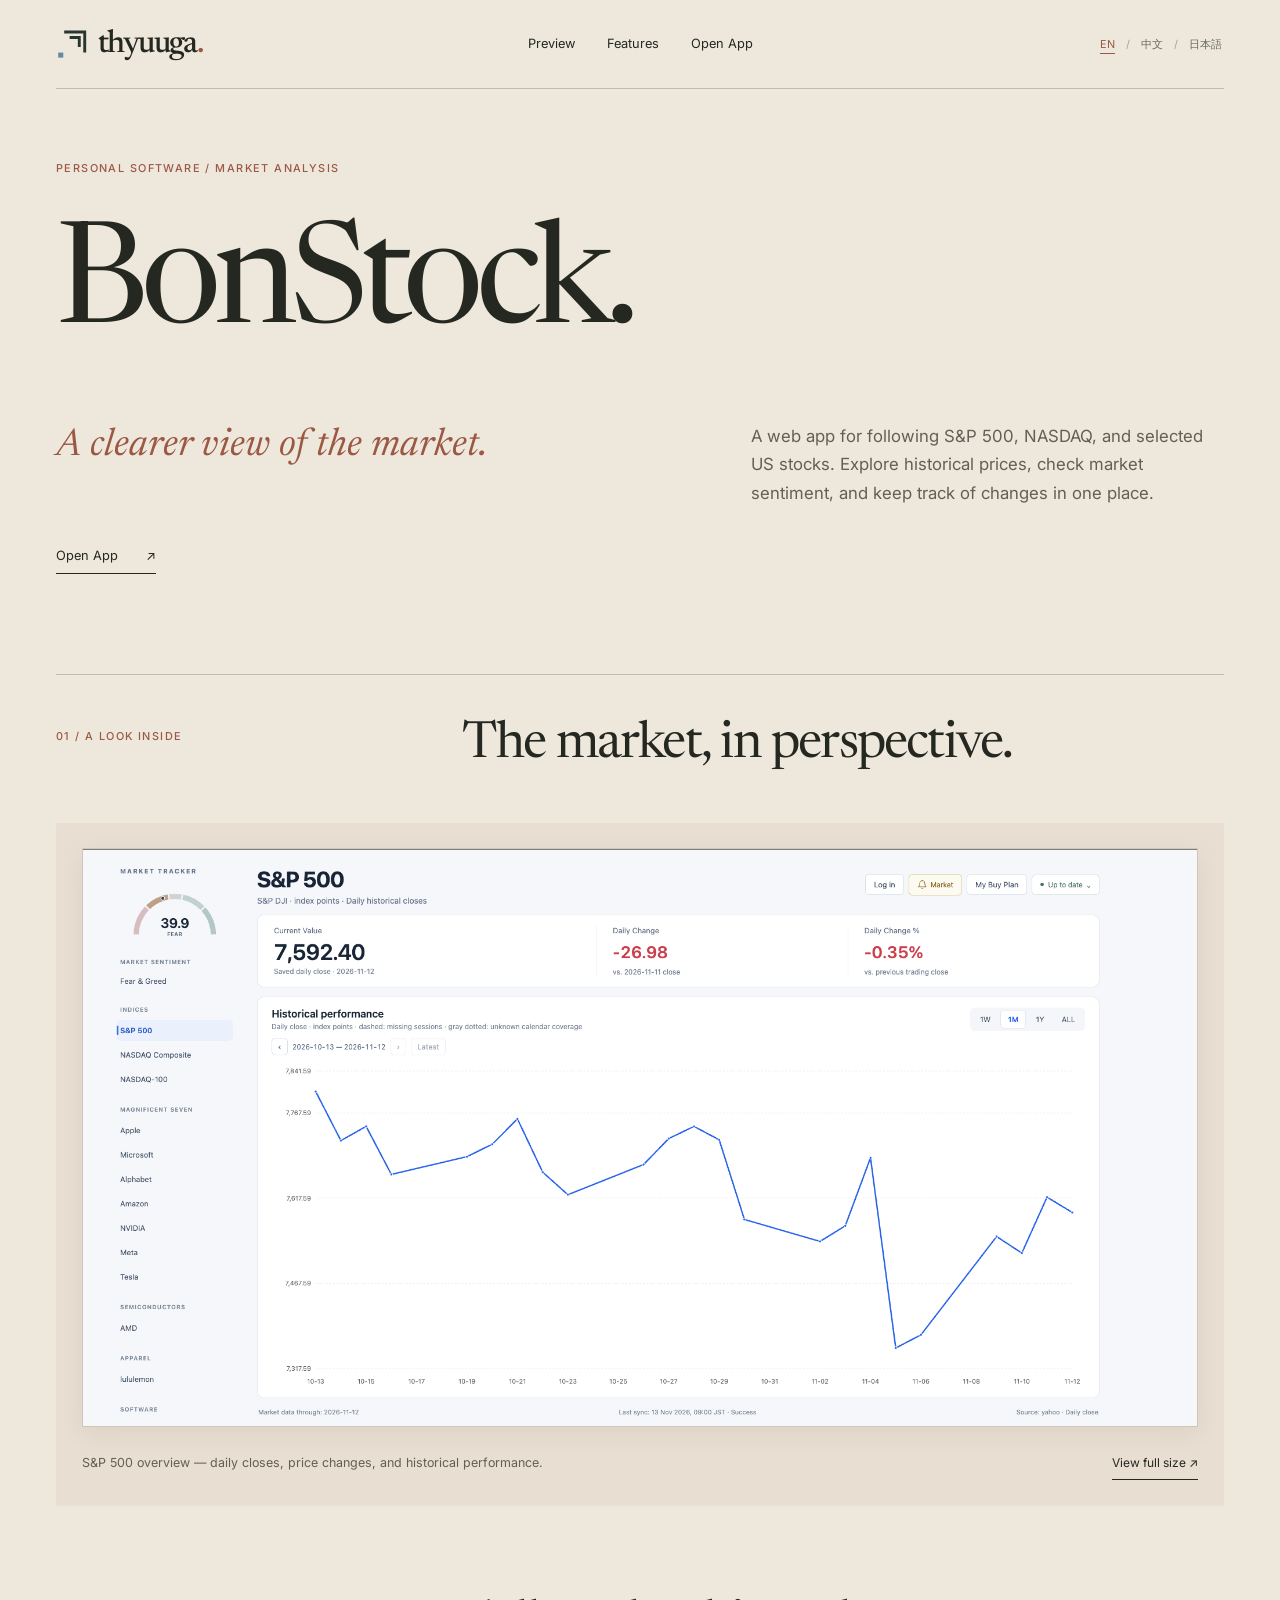
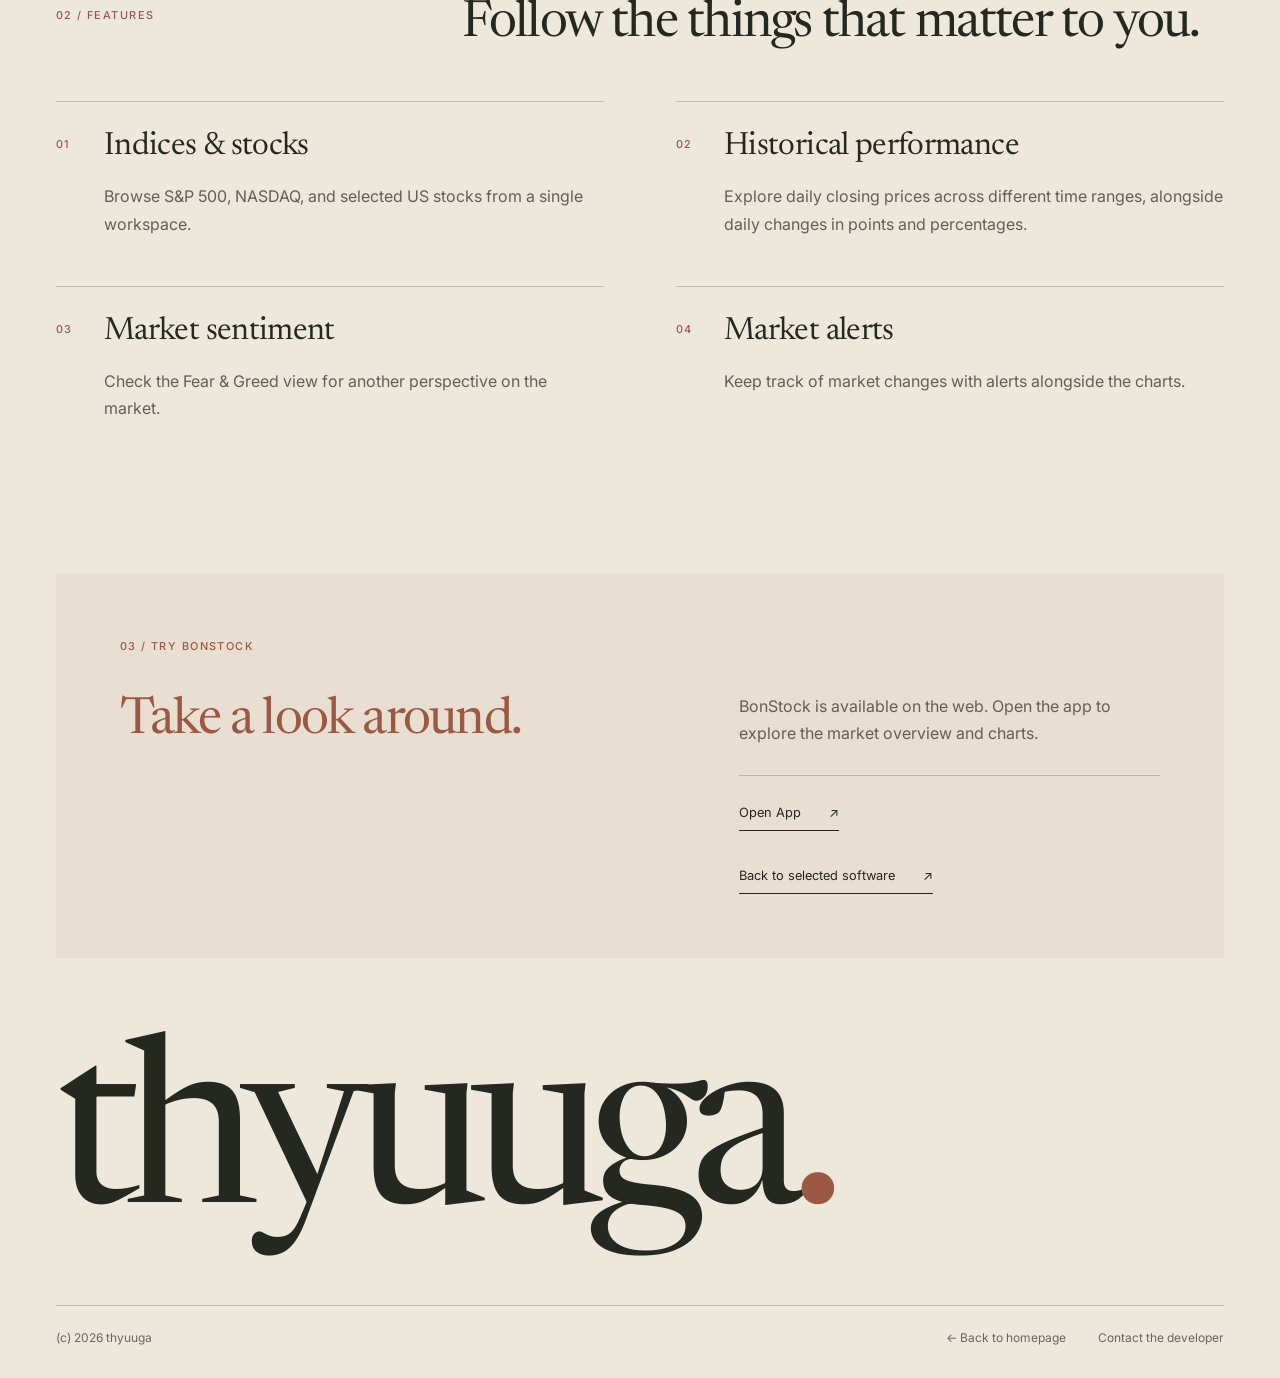
<file: software/bonstock/index.html>
<!doctype html>
<html lang="en">
  <head>
    <meta charset="utf-8" />
    <meta name="viewport" content="width=device-width, initial-scale=1" />
    <link rel="icon" type="image/svg+xml" href="/asset/thyuuga-favicon-light-optimized.svg" media="(prefers-color-scheme: light)" data-theme-favicon="light" />
    <link rel="icon" type="image/svg+xml" href="/asset/thyuuga-favicon-dark-optimized.svg" media="(prefers-color-scheme: dark)" data-theme-favicon="dark" />
    <title data-i18n="bonstock.pageTitle">BonStock — A clearer view of the market | thyuuga</title>
    <meta name="description" data-i18n-content="bonstock.intro" content="A web app for following S&amp;P 500, NASDAQ, and selected US stocks. Explore historical prices, check market sentiment, and keep track of changes in one place." />
    <link rel="canonical" href="https://thyuuga.com/software/bonstock/" />
    <meta property="og:type" content="website" />
    <meta property="og:site_name" content="thyuuga" />
    <meta property="og:title" data-i18n-content="bonstock.pageTitle" content="BonStock — A clearer view of the market | thyuuga" />
    <meta property="og:description" data-i18n-content="bonstock.intro" content="A web app for following S&amp;P 500, NASDAQ, and selected US stocks. Explore historical prices, check market sentiment, and keep track of changes in one place." />
    <meta property="og:url" content="https://thyuuga.com/software/bonstock/" />
    <meta property="og:locale" content="en_US" />
    <meta property="og:image" content="https://thyuuga.com/asset/bonstock/bon_stock_image.png" />
    <meta name="twitter:card" content="summary_large_image" />
    <link rel="preconnect" href="https://fonts.googleapis.com" />
    <link rel="preconnect" href="https://fonts.gstatic.com" crossorigin />
    <link href="https://fonts.googleapis.com/css2?family=Inter:wght@400;500;600&family=Newsreader:ital,opsz,wght@0,6..72,400;0,6..72,500;1,6..72,400&display=swap" rel="stylesheet" />
    <meta name="theme-color" content="#EEE8DC" />
    <link rel="stylesheet" href="/home-v2.css" />
    <link rel="stylesheet" href="/software/private-zone/private-zone.css" />
    <link rel="stylesheet" href="/software/bonstock/bonstock.css" />
    <link rel="stylesheet" href="/cursors.css" />
  </head>
    <body class="private-zone-page bonstock-page">
    <a data-i18n="v2.skip" class="skip-link" href="#main">Skip to content</a>
    <div class="wrap">
      <header class="masthead">
        <a class="brand" href="/"><img class="brand-logo" src="/asset/thyuuga-favicon-light-optimized.svg" width="32" height="32" alt="" /><span class="brand-name">thyuuga<span aria-hidden="true">.</span></span></a>
        <nav class="main-nav" aria-label="Project">
          <a data-i18n="bonstock.nav.workspace" href="#workspace">Preview</a>
          <a data-i18n="bonstock.nav.inside" href="#inside">Features</a>
          <a data-i18n="bonstock.nav.status" href="#status">Open App</a>
        </nav>
        <div class="language-switcher" aria-label="Language">
          <button type="button" class="is-active" data-lang="en" lang="en" aria-pressed="true">EN</button>
          <span aria-hidden="true">/</span>
          <button type="button" data-lang="zh" lang="zh-CN" aria-pressed="false">中文</button>
          <span aria-hidden="true">/</span>
          <button type="button" data-lang="ja" lang="ja" aria-pressed="false">日本語</button>
        </div>
      </header>
      <main id="main">
        <section class="private-zone-hero" aria-labelledby="project-title">
          <p data-i18n="bonstock.label" class="eyebrow">Personal software / Market analysis</p>
          <h1 data-i18n="bonstock.title" id="project-title">BonStock.</h1>
          <div class="private-zone-summary">
            <p data-i18n="bonstock.subtitle" class="private-zone-subtitle">A clearer view of the market.</p>
            <p data-i18n="bonstock.intro" class="private-zone-intro">A web app for following S&amp;P 500, NASDAQ, and selected US stocks. Explore historical prices, check market sentiment, and keep track of changes in one place.</p>
          </div>
          <div class="bonstock-hero-access"><a class="text-link" href="https://stock.thyuuga.com/" target="_blank" rel="noopener noreferrer"><span data-i18n="project.openApp">Open App</span><span aria-hidden="true">↗</span></a></div>
        </section>
        <section class="private-zone-workspace" id="workspace" aria-labelledby="workspace-title">
          <div class="private-zone-section-heading">
            <p data-i18n="bonstock.workspace.kicker" class="eyebrow">01 / A look inside</p>
            <h2 data-i18n="bonstock.workspace.title" id="workspace-title">The market, in perspective.</h2>
          </div>
          <figure class="private-zone-preview">
            <a href="/asset/bonstock/bon_stock_image.png" target="_blank" rel="noopener">
              <img src="/asset/bonstock/bon_stock_image.png" width="1920" height="993" loading="lazy" decoding="async" data-i18n-alt="bonstock.workspace.alt" alt="BonStock showing the S&amp;P 500 daily close and historical chart, with market sentiment, indices and individual stocks in the sidebar." />
            </a>
            <figcaption><span data-i18n="bonstock.workspace.caption">S&amp;P 500 overview — daily closes, price changes, and historical performance.</span><a data-i18n="bonstock.workspace.open" href="/asset/bonstock/bon_stock_image.png" target="_blank" rel="noopener" class="text-link">View full size ↗</a></figcaption>
          </figure>
        </section>
        <section class="private-zone-section" id="inside" aria-labelledby="inside-title">
          <div class="private-zone-section-heading">
            <p data-i18n="bonstock.inside.kicker" class="eyebrow">02 / Features</p>
            <h2 data-i18n="bonstock.inside.title" id="inside-title">Follow the things that matter to you.</h2>
          </div>
          <div class="private-zone-features">
            <article><span class="eyebrow" aria-hidden="true">01</span><div><h3 data-i18n="bonstock.indices.title">Indices &amp; stocks</h3><p data-i18n="bonstock.indices.body">Browse S&amp;P 500, NASDAQ, and selected US stocks from a single workspace.</p></div></article>
            <article><span class="eyebrow" aria-hidden="true">02</span><div><h3 data-i18n="bonstock.history.title">Historical performance</h3><p data-i18n="bonstock.history.body">Explore daily closing prices across different time ranges, alongside daily changes in points and percentages.</p></div></article>
            <article><span class="eyebrow" aria-hidden="true">03</span><div><h3 data-i18n="bonstock.sentiment.title">Market sentiment</h3><p data-i18n="bonstock.sentiment.body">Check the Fear &amp; Greed view for another perspective on the market.</p></div></article>
            <article><span class="eyebrow" aria-hidden="true">04</span><div><h3 data-i18n="bonstock.alerts.title">Market alerts</h3><p data-i18n="bonstock.alerts.body">Keep track of market changes with alerts alongside the charts.</p></div></article>
          </div>
        </section>
        <section class="private-zone-section private-zone-status" id="status" aria-labelledby="status-title">
          <p data-i18n="bonstock.status.kicker" class="eyebrow">03 / Try BonStock</p>
          <div class="private-zone-essay">
            <h2 data-i18n="bonstock.status.title" id="status-title">Take a look around.</h2>
            <div><p data-i18n="bonstock.status.body">BonStock is available on the web. Open the app to explore the market overview and charts.</p>
              <div class="project-app-access">
                <a class="text-link" href="https://stock.thyuuga.com/" target="_blank" rel="noopener noreferrer"><span data-i18n="project.openApp">Open App</span><span aria-hidden="true">↗</span></a>
              </div>
              <a href="/#small-software" class="text-link"><span data-i18n="bonstock.status.back">Back to selected software</span><span aria-hidden="true">↗</span></a></div>
          </div>
        </section>
      </main>
      <footer class="editorial-footer">
        <a class="footer-wordmark" href="/" aria-label="thyuuga">thyuuga<span aria-hidden="true">.</span></a>
        <div class="footer-baseline">
          <span>(c) <span id="year"></span> thyuuga</span>
          <div class="private-zone-footer-links">
            <a data-i18n="recorder.back" href="/">← Back to homepage</a>
            <a data-i18n="recorder.contact" href="mailto:kakukousyou@gmail.com">Contact the developer</a>
          </div>
        </div>
      </footer>
    </div>
    <script src="/script.js"></script>
  </body>
</html>
</file>
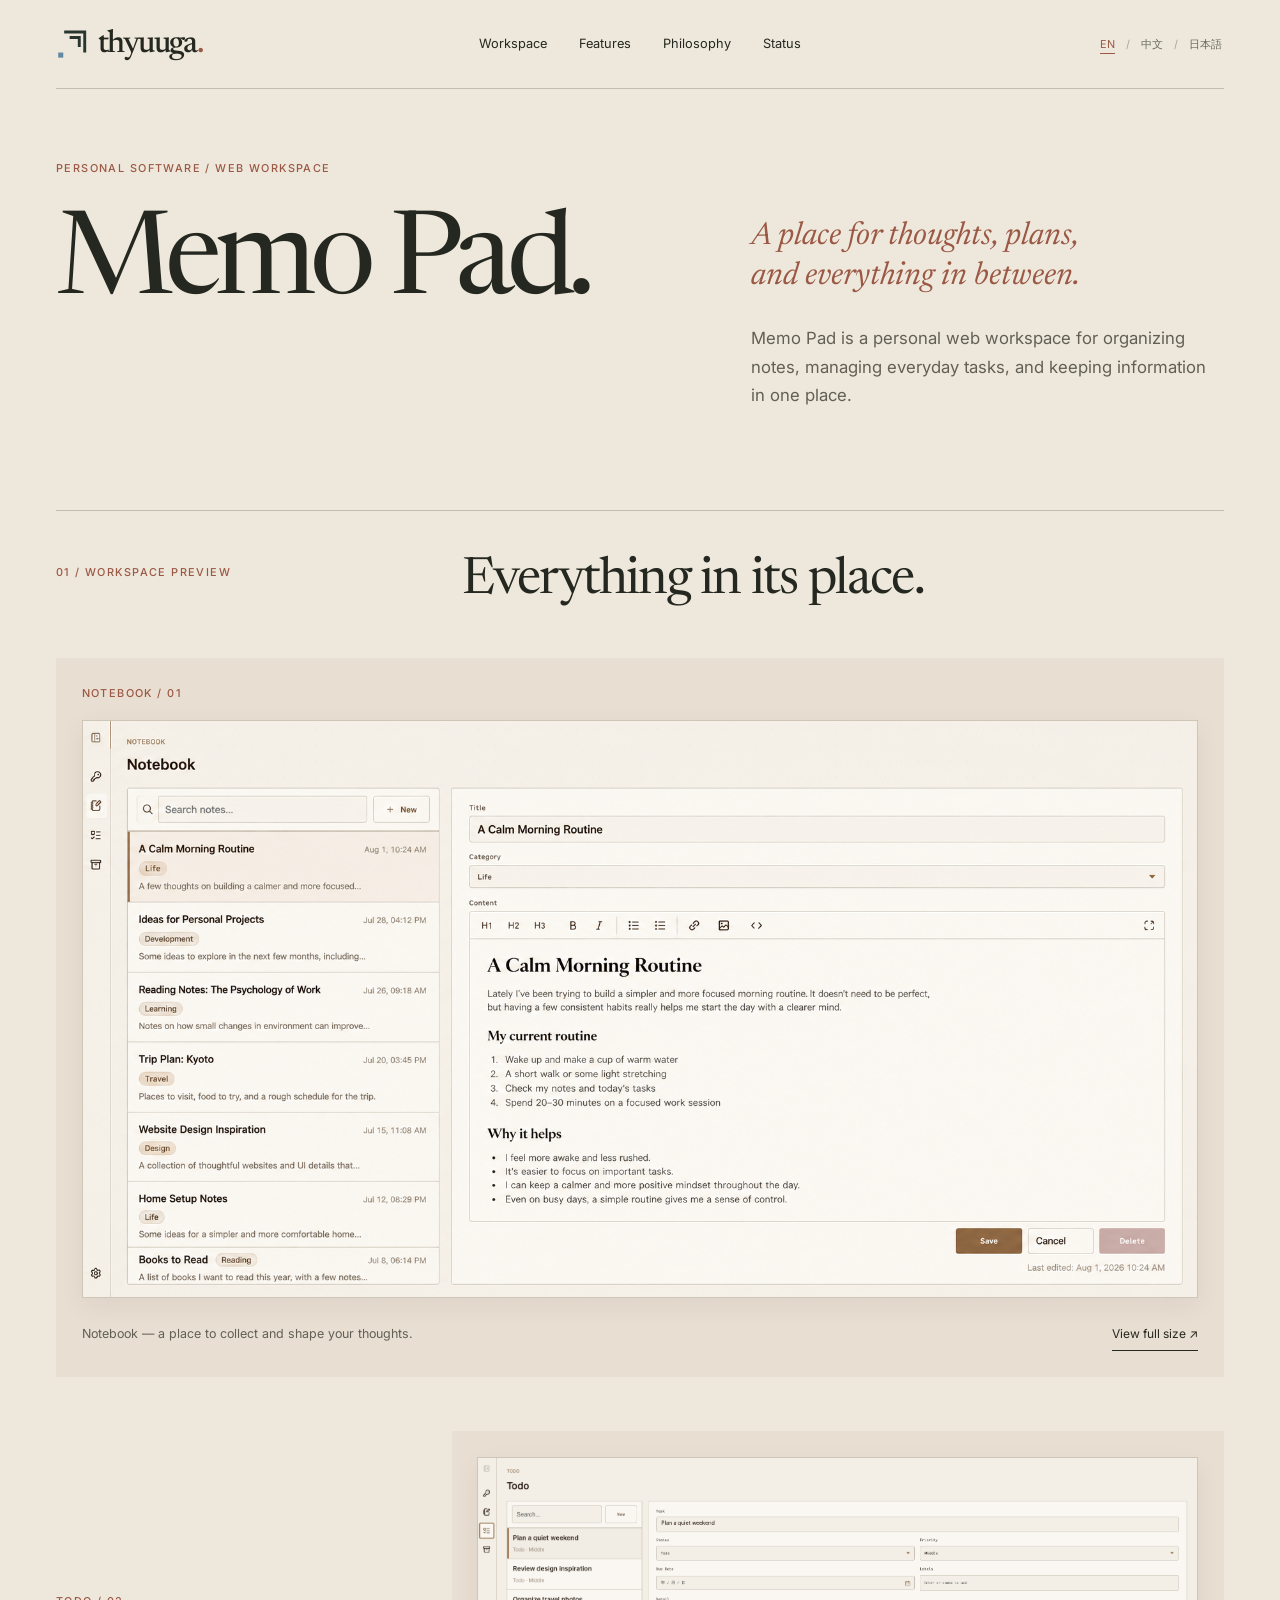
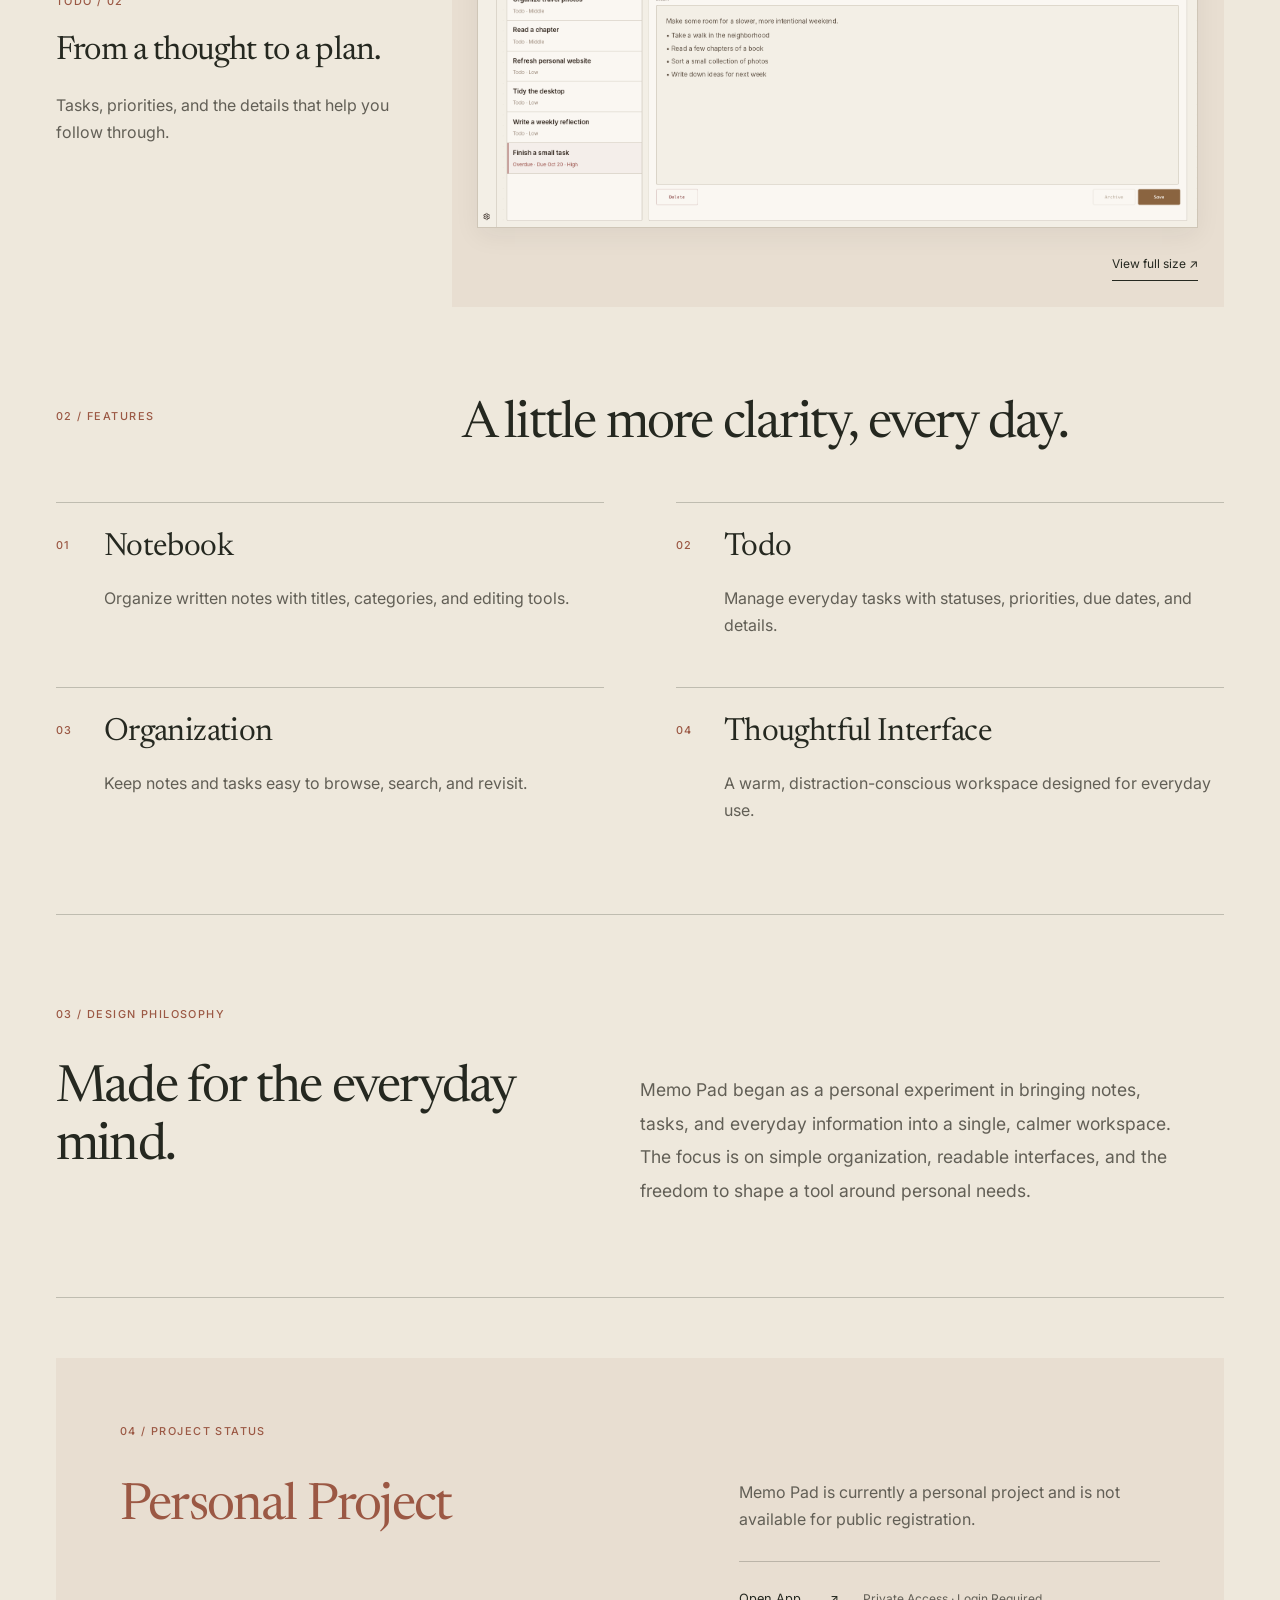
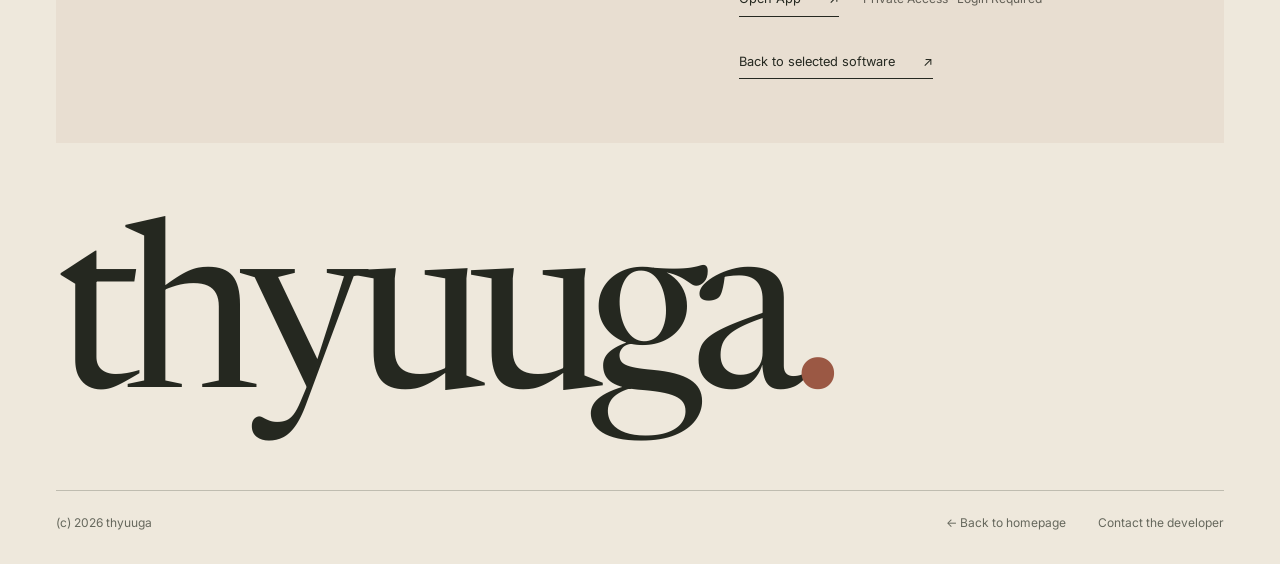
<file: software/memo-pad/index.html>
<!doctype html>
<html lang="en">
  <head>
    <meta charset="utf-8" />
    <meta name="viewport" content="width=device-width, initial-scale=1" />
    <link rel="icon" type="image/svg+xml" href="/asset/thyuuga-favicon-light-optimized.svg" media="(prefers-color-scheme: light)" data-theme-favicon="light" />
    <link rel="icon" type="image/svg+xml" href="/asset/thyuuga-favicon-dark-optimized.svg" media="(prefers-color-scheme: dark)" data-theme-favicon="dark" />
    <title data-i18n="memoPad.pageTitle">Memo Pad — Notes &amp; everyday tasks | thyuuga</title>
    <meta name="description" data-i18n-content="memoPad.intro" content="Memo Pad is a personal web workspace for organizing notes, managing everyday tasks, and keeping information in one place." />
    <link rel="canonical" href="https://thyuuga.com/software/memo-pad/" />
    <meta property="og:type" content="website" />
    <meta property="og:site_name" content="thyuuga" />
    <meta property="og:title" data-i18n-content="memoPad.pageTitle" content="Memo Pad — Notes &amp; everyday tasks | thyuuga" />
    <meta property="og:description" data-i18n-content="memoPad.intro" content="Memo Pad is a personal web workspace for organizing notes, managing everyday tasks, and keeping information in one place." />
    <meta property="og:url" content="https://thyuuga.com/software/memo-pad/" />
    <meta property="og:locale" content="en_US" />
    <meta name="twitter:card" content="summary" />
    <link rel="preconnect" href="https://fonts.googleapis.com" />
    <link rel="preconnect" href="https://fonts.gstatic.com" crossorigin />
    <link href="https://fonts.googleapis.com/css2?family=Inter:wght@400;500;600&family=Newsreader:ital,opsz,wght@0,6..72,400;0,6..72,500;1,6..72,400&display=swap" rel="stylesheet" />
    <meta name="theme-color" content="#EEE8DC" />
    <link rel="stylesheet" href="/home-v2.css" />
    <link rel="stylesheet" href="/software/private-zone/private-zone.css" />
    <link rel="stylesheet" href="/software/memo-pad/memo-pad.css" />
    <link rel="stylesheet" href="/cursors.css" />
  </head>
    <body class="private-zone-page memo-pad-page">
    <a data-i18n="v2.skip" class="skip-link" href="#main">Skip to content</a>
    <div class="wrap">
      <header class="masthead">
        <a class="brand" href="/"><img class="brand-logo" src="/asset/thyuuga-favicon-light-optimized.svg" width="32" height="32" alt="" /><span class="brand-name">thyuuga<span aria-hidden="true">.</span></span></a>
        <nav class="main-nav" aria-label="Project">
          <a data-i18n="memoPad.nav.workspace" href="#workspace">Workspace</a>
          <a data-i18n="memoPad.nav.inside" href="#inside">Features</a>
          <a data-i18n="memoPad.nav.philosophy" href="#philosophy">Philosophy</a>
          <a data-i18n="memoPad.nav.status" href="#status">Status</a>
        </nav>
        <div class="language-switcher" aria-label="Language">
          <button type="button" class="is-active" data-lang="en" lang="en" aria-pressed="true">EN</button>
          <span aria-hidden="true">/</span>
          <button type="button" data-lang="zh" lang="zh-CN" aria-pressed="false">中文</button>
          <span aria-hidden="true">/</span>
          <button type="button" data-lang="ja" lang="ja" aria-pressed="false">日本語</button>
        </div>
      </header>
      <main id="main">
        <section class="private-zone-hero" aria-labelledby="project-title">
          <p data-i18n="memoPad.label" class="eyebrow">Personal software / Web workspace</p>
          <h1 data-i18n="memoPad.title" id="project-title">Memo Pad.</h1>
          <div class="private-zone-summary">
            <p data-i18n="memoPad.subtitle" class="private-zone-subtitle">A place for thoughts, plans, and everything in between.</p>
            <p data-i18n="memoPad.intro" class="private-zone-intro">Memo Pad is a personal web workspace for organizing notes, managing everyday tasks, and keeping information in one place.</p>
          </div>
        </section>
        <section class="private-zone-workspace" id="workspace" aria-labelledby="workspace-title">
          <div class="private-zone-section-heading">
            <p data-i18n="memoPad.workspace.kicker" class="eyebrow">01 / Workspace preview</p>
            <h2 data-i18n="memoPad.workspace.title" id="workspace-title">Everything in its place.</h2>
          </div>
          <!-- Use only reviewed screenshots; do not add account records or credentials. -->
          <figure class="private-zone-preview memo-notebook">
            <p data-i18n="memoPad.notebook.label" class="eyebrow">Notebook / 01</p>
            <a href="/asset/memopad/memo_pad_image1.png" target="_blank" rel="noopener">
              <img src="/asset/memopad/memo_pad_image1.png" width="1744" height="901" loading="lazy" decoding="async" data-i18n-alt="memoPad.workspace.alt" alt="Memo Pad Notebook showing a note list with categories, a title field and a rich text editing area." />
            </a>
            <figcaption><span data-i18n="memoPad.workspace.caption">Notebook — a place to collect and shape your thoughts.</span><a data-i18n="memoPad.workspace.open" href="/asset/memopad/memo_pad_image1.png" target="_blank" rel="noopener" class="text-link">View full size ↗</a></figcaption>
          </figure>
          <div class="memo-todo">
            <div class="memo-todo-copy">
              <p data-i18n="memoPad.todo.label" class="eyebrow">Todo / 02</p>
              <h3 data-i18n="memoPad.todo.caption">From a thought to a plan.</h3>
              <p data-i18n="memoPad.todo.note">Tasks, priorities, and the details that help you follow through.</p>
            </div>
            <figure class="private-zone-preview">
              <a href="/asset/memopad/memo_pad_image2.png" target="_blank" rel="noopener">
                <img src="/asset/memopad/memo_pad_image2.png" width="1915" height="984" loading="lazy" decoding="async" data-i18n-alt="memoPad.todo.alt" alt="Memo Pad Todo showing the task list, status, priority, due date, labels and task details." />
              </a>
              <figcaption><a data-i18n="memoPad.workspace.open" href="/asset/memopad/memo_pad_image2.png" target="_blank" rel="noopener" class="text-link">View full size ↗</a></figcaption>
            </figure>
          </div>
        </section>
        <section class="private-zone-section" id="inside" aria-labelledby="inside-title">
          <div class="private-zone-section-heading">
            <p data-i18n="memoPad.inside.kicker" class="eyebrow">02 / Features</p>
            <h2 data-i18n="memoPad.inside.title" id="inside-title">A little more clarity, every day.</h2>
          </div>
          <div class="private-zone-features">
            <article><span class="eyebrow" aria-hidden="true">01</span><div><h3 data-i18n="memoPad.notebook.title">Notebook</h3><p data-i18n="memoPad.notebook.body">Organize written notes with titles, categories, and editing tools.</p></div></article>
            <article><span class="eyebrow" aria-hidden="true">02</span><div><h3 data-i18n="memoPad.todo.title">Todo</h3><p data-i18n="memoPad.todo.body">Manage everyday tasks with statuses, priorities, due dates, and details.</p></div></article>
            <article><span class="eyebrow" aria-hidden="true">03</span><div><h3 data-i18n="memoPad.organization.title">Organization</h3><p data-i18n="memoPad.organization.body">Keep notes and tasks easy to browse, search, and revisit.</p></div></article>
            <article><span class="eyebrow" aria-hidden="true">04</span><div><h3 data-i18n="memoPad.quiet.title">Thoughtful Interface</h3><p data-i18n="memoPad.quiet.body">A warm, distraction-conscious workspace designed for everyday use.</p></div></article>
          </div>
        </section>
        <section class="private-zone-section private-zone-philosophy" id="philosophy" aria-labelledby="philosophy-title">
          <p data-i18n="memoPad.philosophy.kicker" class="eyebrow">03 / Design philosophy</p>
          <div class="private-zone-essay">
            <h2 data-i18n="memoPad.philosophy.title" id="philosophy-title">Made for the everyday mind.</h2>
            <p data-i18n="memoPad.philosophy.body">Memo Pad began as a personal experiment in bringing notes, tasks, and everyday information into a single, calmer workspace. The focus is on simple organization, readable interfaces, and the freedom to shape a tool around personal needs.</p>
          </div>
        </section>
        <section class="private-zone-section private-zone-status" id="status" aria-labelledby="status-title">
          <p data-i18n="memoPad.status.kicker" class="eyebrow">04 / Project status</p>
          <div class="private-zone-essay">
            <h2 data-i18n="memoPad.status.title" id="status-title">Personal Project</h2>
            <div><p data-i18n="memoPad.status.body">Memo Pad is currently a personal project and is not available for public registration.</p>
              <div class="project-app-access">
                <a class="text-link" href="https://memo.thyuuga.com/" target="_blank" rel="noopener noreferrer"><span data-i18n="project.openApp">Open App</span><span aria-hidden="true">↗</span></a>
                <span data-i18n="project.privateLogin" class="project-access-note">Private Access · Login Required</span>
              </div>
              <a href="/#small-software" class="text-link"><span data-i18n="memoPad.status.back">Back to selected software</span><span aria-hidden="true">↗</span></a></div>
          </div>
        </section>
      </main>
      <footer class="editorial-footer">
        <a class="footer-wordmark" href="/" aria-label="thyuuga">thyuuga<span aria-hidden="true">.</span></a>
        <div class="footer-baseline">
          <span>(c) <span id="year"></span> thyuuga</span>
          <div class="private-zone-footer-links">
            <a data-i18n="recorder.back" href="/">← Back to homepage</a>
            <a data-i18n="recorder.contact" href="mailto:kakukousyou@gmail.com">Contact the developer</a>
          </div>
        </div>
      </footer>
    </div>
    <script src="/script.js"></script>
  </body>
</html>
</file>
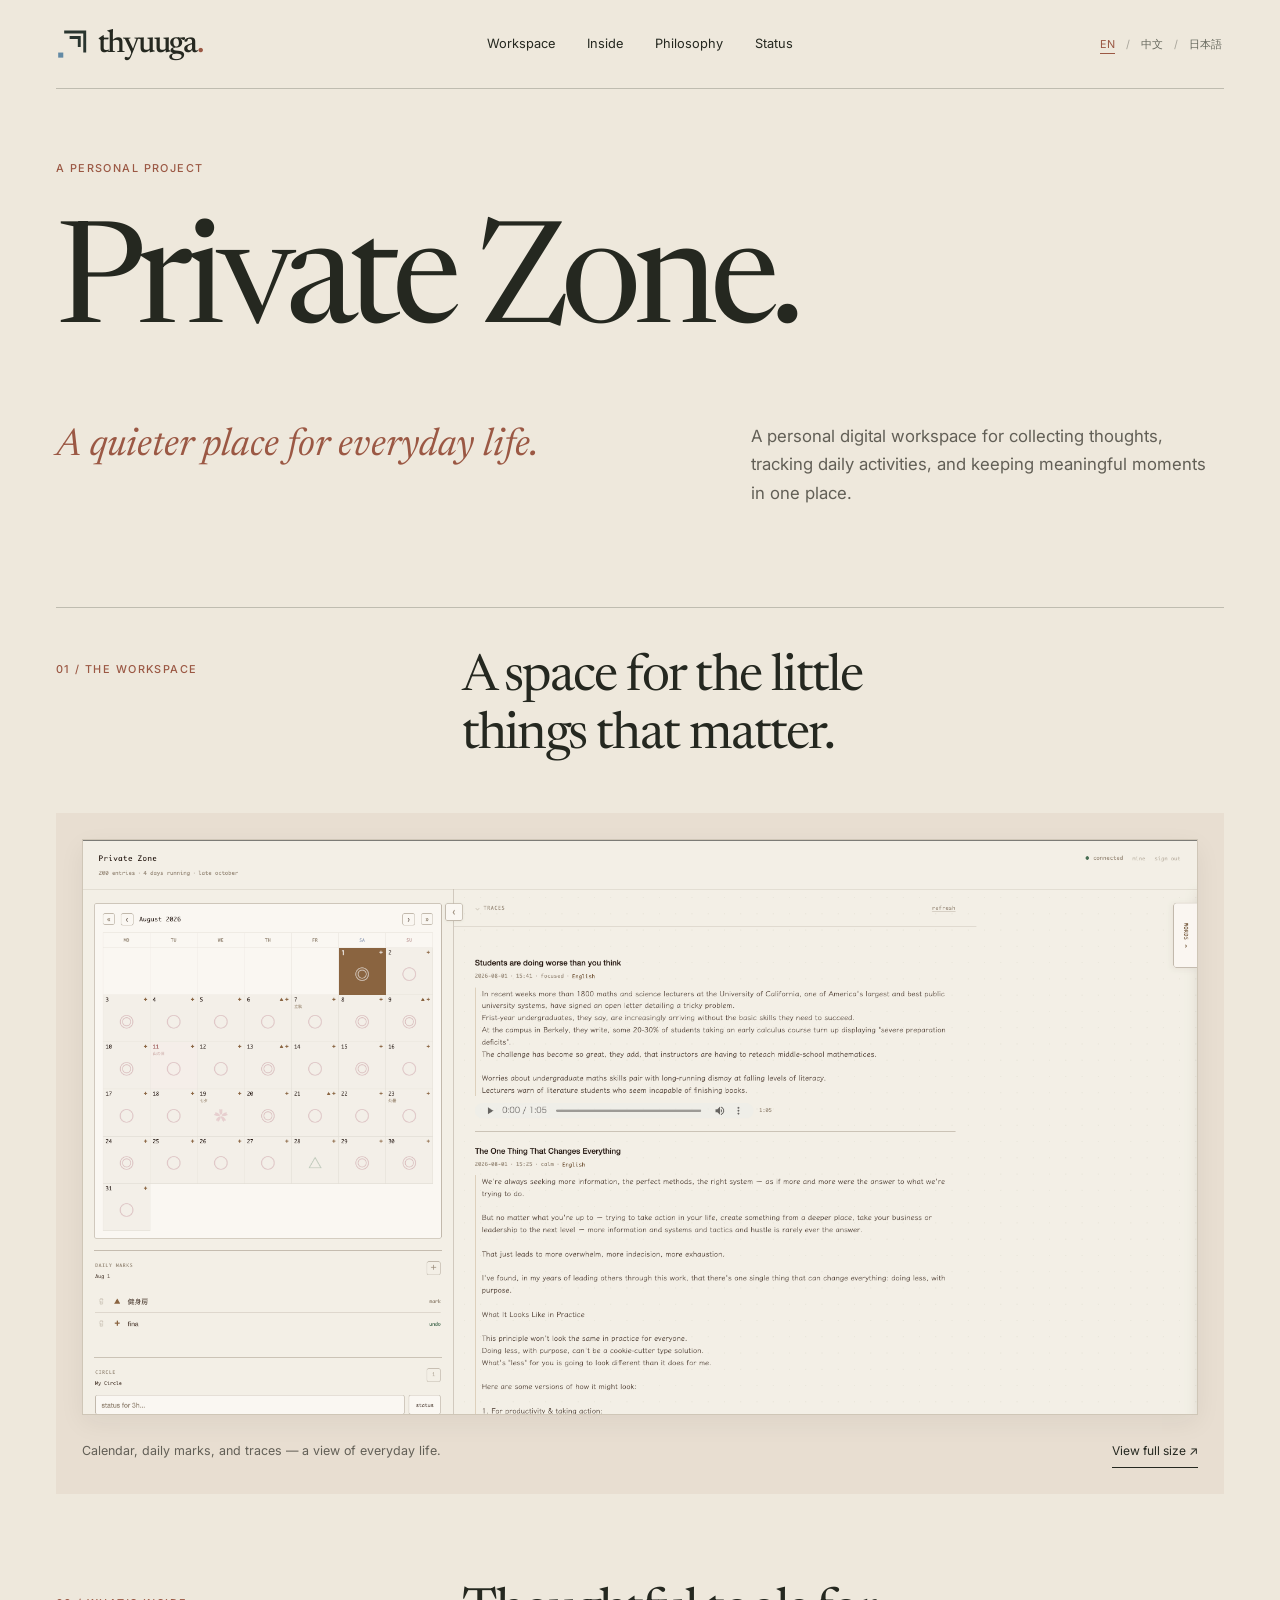
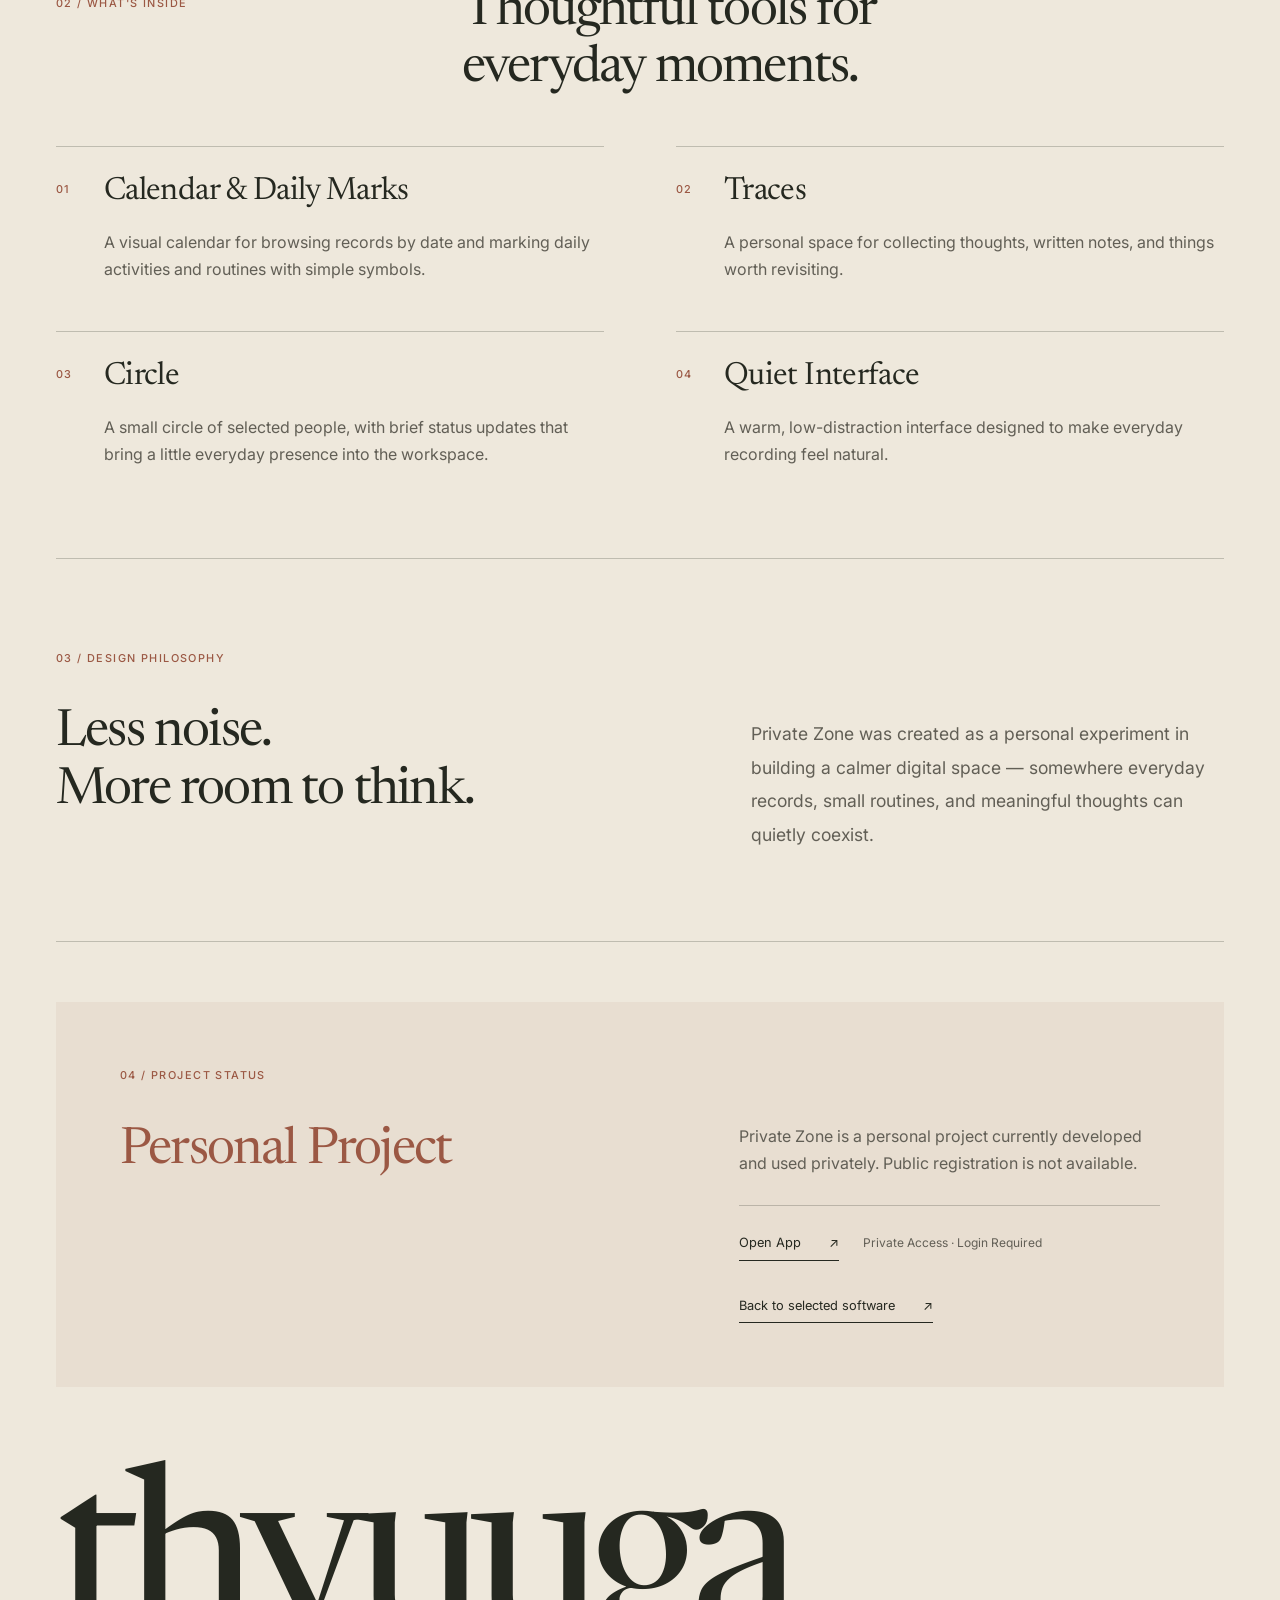
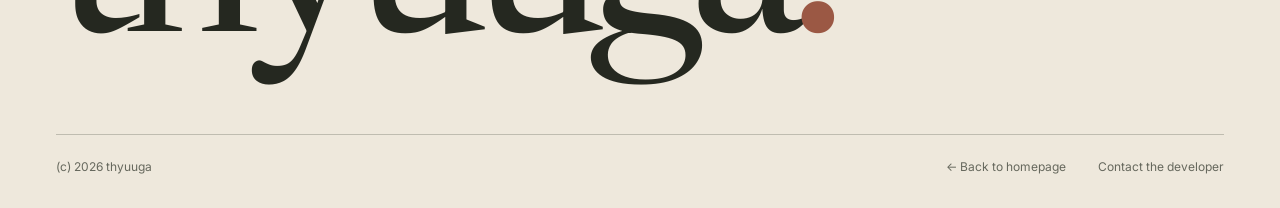
<file: software/private-zone/index.html>
<!doctype html>
<html lang="en">
  <head>
    <meta charset="utf-8" />
    <meta name="viewport" content="width=device-width, initial-scale=1" />
    <link rel="icon" type="image/svg+xml" href="/asset/thyuuga-favicon-light-optimized.svg" media="(prefers-color-scheme: light)" data-theme-favicon="light" />
    <link rel="icon" type="image/svg+xml" href="/asset/thyuuga-favicon-dark-optimized.svg" media="(prefers-color-scheme: dark)" data-theme-favicon="dark" />
    <title data-i18n="privateZone.pageTitle">Private Zone — A personal workspace | thyuuga</title>
    <meta name="description" data-i18n-content="privateZone.intro" content="A personal digital workspace for collecting thoughts, tracking daily activities, and keeping meaningful moments in one place." />
    <link rel="canonical" href="https://thyuuga.com/software/private-zone/" />
    <meta property="og:type" content="website" />
    <meta property="og:site_name" content="thyuuga" />
    <meta property="og:title" data-i18n-content="privateZone.pageTitle" content="Private Zone — A personal workspace | thyuuga" />
    <meta property="og:description" data-i18n-content="privateZone.intro" content="A personal digital workspace for collecting thoughts, tracking daily activities, and keeping meaningful moments in one place." />
    <meta property="og:url" content="https://thyuuga.com/software/private-zone/" />
    <meta property="og:locale" content="en_US" />
    <meta name="twitter:card" content="summary" />
    <link rel="preconnect" href="https://fonts.googleapis.com" />
    <link rel="preconnect" href="https://fonts.gstatic.com" crossorigin />
    <link href="https://fonts.googleapis.com/css2?family=Inter:wght@400;500;600&family=Newsreader:ital,opsz,wght@0,6..72,400;0,6..72,500;1,6..72,400&display=swap" rel="stylesheet" />
    <meta name="theme-color" content="#EEE8DC" />
    <link rel="stylesheet" href="/home-v2.css" />
    <link rel="stylesheet" href="/software/private-zone/private-zone.css" />
    <link rel="stylesheet" href="/cursors.css" />
  </head>
    <body class="private-zone-page">
    <a data-i18n="v2.skip" class="skip-link" href="#main">Skip to content</a>
    <div class="wrap">
      <header class="masthead">
        <a class="brand" href="/"><img class="brand-logo" src="/asset/thyuuga-favicon-light-optimized.svg" width="32" height="32" alt="" /><span class="brand-name">thyuuga<span aria-hidden="true">.</span></span></a>
        <nav class="main-nav" aria-label="Project">
          <a data-i18n="privateZone.nav.workspace" href="#workspace">Workspace</a>
          <a data-i18n="privateZone.nav.inside" href="#inside">Inside</a>
          <a data-i18n="privateZone.nav.philosophy" href="#philosophy">Philosophy</a>
          <a data-i18n="privateZone.nav.status" href="#status">Status</a>
        </nav>
        <div class="language-switcher" aria-label="Language">
          <button type="button" class="is-active" data-lang="en" lang="en" aria-pressed="true">EN</button>
          <span aria-hidden="true">/</span>
          <button type="button" data-lang="zh" lang="zh-CN" aria-pressed="false">中文</button>
          <span aria-hidden="true">/</span>
          <button type="button" data-lang="ja" lang="ja" aria-pressed="false">日本語</button>
        </div>
      </header>
      <main id="main">
        <section class="private-zone-hero" aria-labelledby="project-title">
          <p data-i18n="privateZone.label" class="eyebrow">A personal project</p>
          <h1 data-i18n="privateZone.title" id="project-title">Private Zone.</h1>
          <div class="private-zone-summary">
            <p data-i18n="privateZone.subtitle" class="private-zone-subtitle">A quieter place for everyday life.</p>
            <p data-i18n="privateZone.intro" class="private-zone-intro">A personal digital workspace for collecting thoughts, tracking daily activities, and keeping meaningful moments in one place.</p>
          </div>
        </section>
        <section class="private-zone-workspace" id="workspace" aria-labelledby="workspace-title">
          <div class="private-zone-section-heading">
            <p data-i18n="privateZone.workspace.kicker" class="eyebrow">01 / The workspace</p>
            <h2 data-i18n="privateZone.workspace.title" id="workspace-title">A space for the little things that matter.</h2>
          </div>
          <!-- Local preview only: this source image contains personal records.
               Obtain the owner's privacy review before any public deployment. -->
          <figure class="private-zone-preview">
            <a href="/asset/privatezone/private_zone_image1.png" target="_blank" rel="noopener">
              <img src="/asset/privatezone/private_zone_image1.png" width="1919" height="988" loading="lazy" decoding="async" data-i18n-alt="privateZone.workspace.alt" alt="Private Zone workspace with a calendar and Daily Marks on the left, Traces on the right, and the top of the Circle area below." />
            </a>
            <figcaption><span data-i18n="privateZone.workspace.caption">Calendar, daily marks, and traces — a view of everyday life.</span><a data-i18n="privateZone.workspace.open" href="/asset/privatezone/private_zone_image1.png" target="_blank" rel="noopener" class="text-link">View full size ↗</a></figcaption>
          </figure>
        </section>
        <section class="private-zone-section" id="inside" aria-labelledby="inside-title">
          <div class="private-zone-section-heading">
            <p data-i18n="privateZone.inside.kicker" class="eyebrow">02 / What&#x27;s inside</p>
            <h2 data-i18n="privateZone.inside.title" id="inside-title">Thoughtful tools for everyday moments.</h2>
          </div>
          <div class="private-zone-features">
            <article><span class="eyebrow" aria-hidden="true">01</span><div><h3 data-i18n="privateZone.calendar.title">Calendar &amp; Daily Marks</h3><p data-i18n="privateZone.calendar.body">A visual calendar for browsing records by date and marking daily activities and routines with simple symbols.</p></div></article>
            <article><span class="eyebrow" aria-hidden="true">02</span><div><h3 data-i18n="privateZone.traces.title">Traces</h3><p data-i18n="privateZone.traces.body">A personal space for collecting thoughts, written notes, and things worth revisiting.</p></div></article>
            <article><span class="eyebrow" aria-hidden="true">03</span><div><h3 data-i18n="privateZone.circle.title">Circle</h3><p data-i18n="privateZone.circle.body">A small circle of selected people, with brief status updates that bring a little everyday presence into the workspace.</p></div></article>
            <article><span class="eyebrow" aria-hidden="true">04</span><div><h3 data-i18n="privateZone.quiet.title">Quiet Interface</h3><p data-i18n="privateZone.quiet.body">A warm, low-distraction interface designed to make everyday recording feel natural.</p></div></article>
          </div>
        </section>
        <section class="private-zone-section private-zone-philosophy" id="philosophy" aria-labelledby="philosophy-title">
          <p data-i18n="privateZone.philosophy.kicker" class="eyebrow">03 / Design philosophy</p>
          <div class="private-zone-essay">
            <h2 data-i18n="privateZone.philosophy.title" id="philosophy-title">Less noise.
More room to think.</h2>
            <p data-i18n="privateZone.philosophy.body">Private Zone was created as a personal experiment in building a calmer digital space — somewhere everyday records, small routines, and meaningful thoughts can quietly coexist.</p>
          </div>
        </section>
        <section class="private-zone-section private-zone-status" id="status" aria-labelledby="status-title">
          <p data-i18n="privateZone.status.kicker" class="eyebrow">04 / Project status</p>
          <div class="private-zone-essay">
            <h2 data-i18n="privateZone.status.title" id="status-title">Personal Project</h2>
            <div><p data-i18n="privateZone.status.body">Private Zone is a personal project currently developed and used privately. Public registration is not available.</p>
              <div class="project-app-access">
                <a class="text-link" href="https://meinzimmer.thyuuga.com/" target="_blank" rel="noopener noreferrer"><span data-i18n="project.openApp">Open App</span><span aria-hidden="true">↗</span></a>
                <span data-i18n="project.privateLogin" class="project-access-note">Private Access · Login Required</span>
              </div>
              <a href="/#small-software" class="text-link"><span data-i18n="privateZone.status.back">Back to selected software</span><span aria-hidden="true">↗</span></a></div>
          </div>
        </section>
      </main>
      <footer class="editorial-footer">
        <a class="footer-wordmark" href="/" aria-label="thyuuga">thyuuga<span aria-hidden="true">.</span></a>
        <div class="footer-baseline">
          <span>(c) <span id="year"></span> thyuuga</span>
          <div class="private-zone-footer-links">
            <a data-i18n="recorder.back" href="/">← Back to homepage</a>
            <a data-i18n="recorder.contact" href="mailto:kakukousyou@gmail.com">Contact the developer</a>
          </div>
        </div>
      </footer>
    </div>
    <script src="/script.js"></script>
  </body>
</html>
</file>
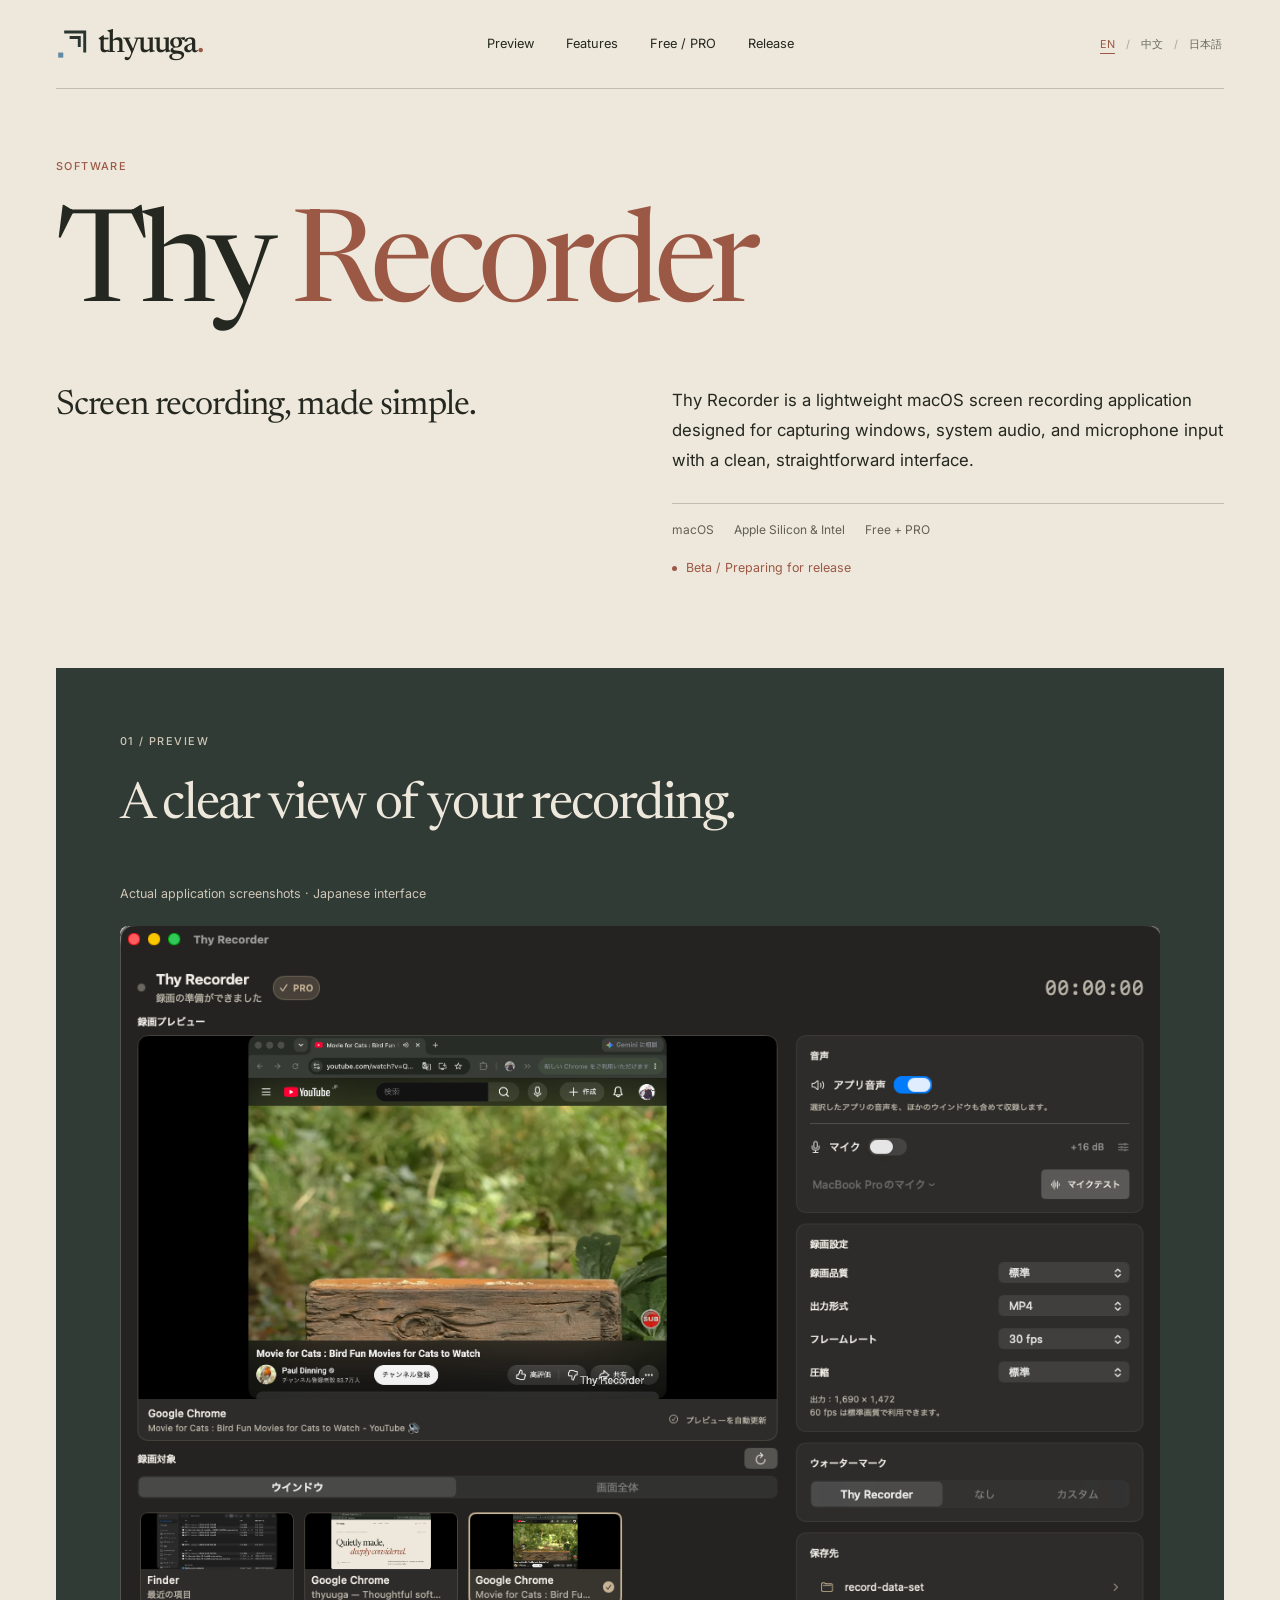
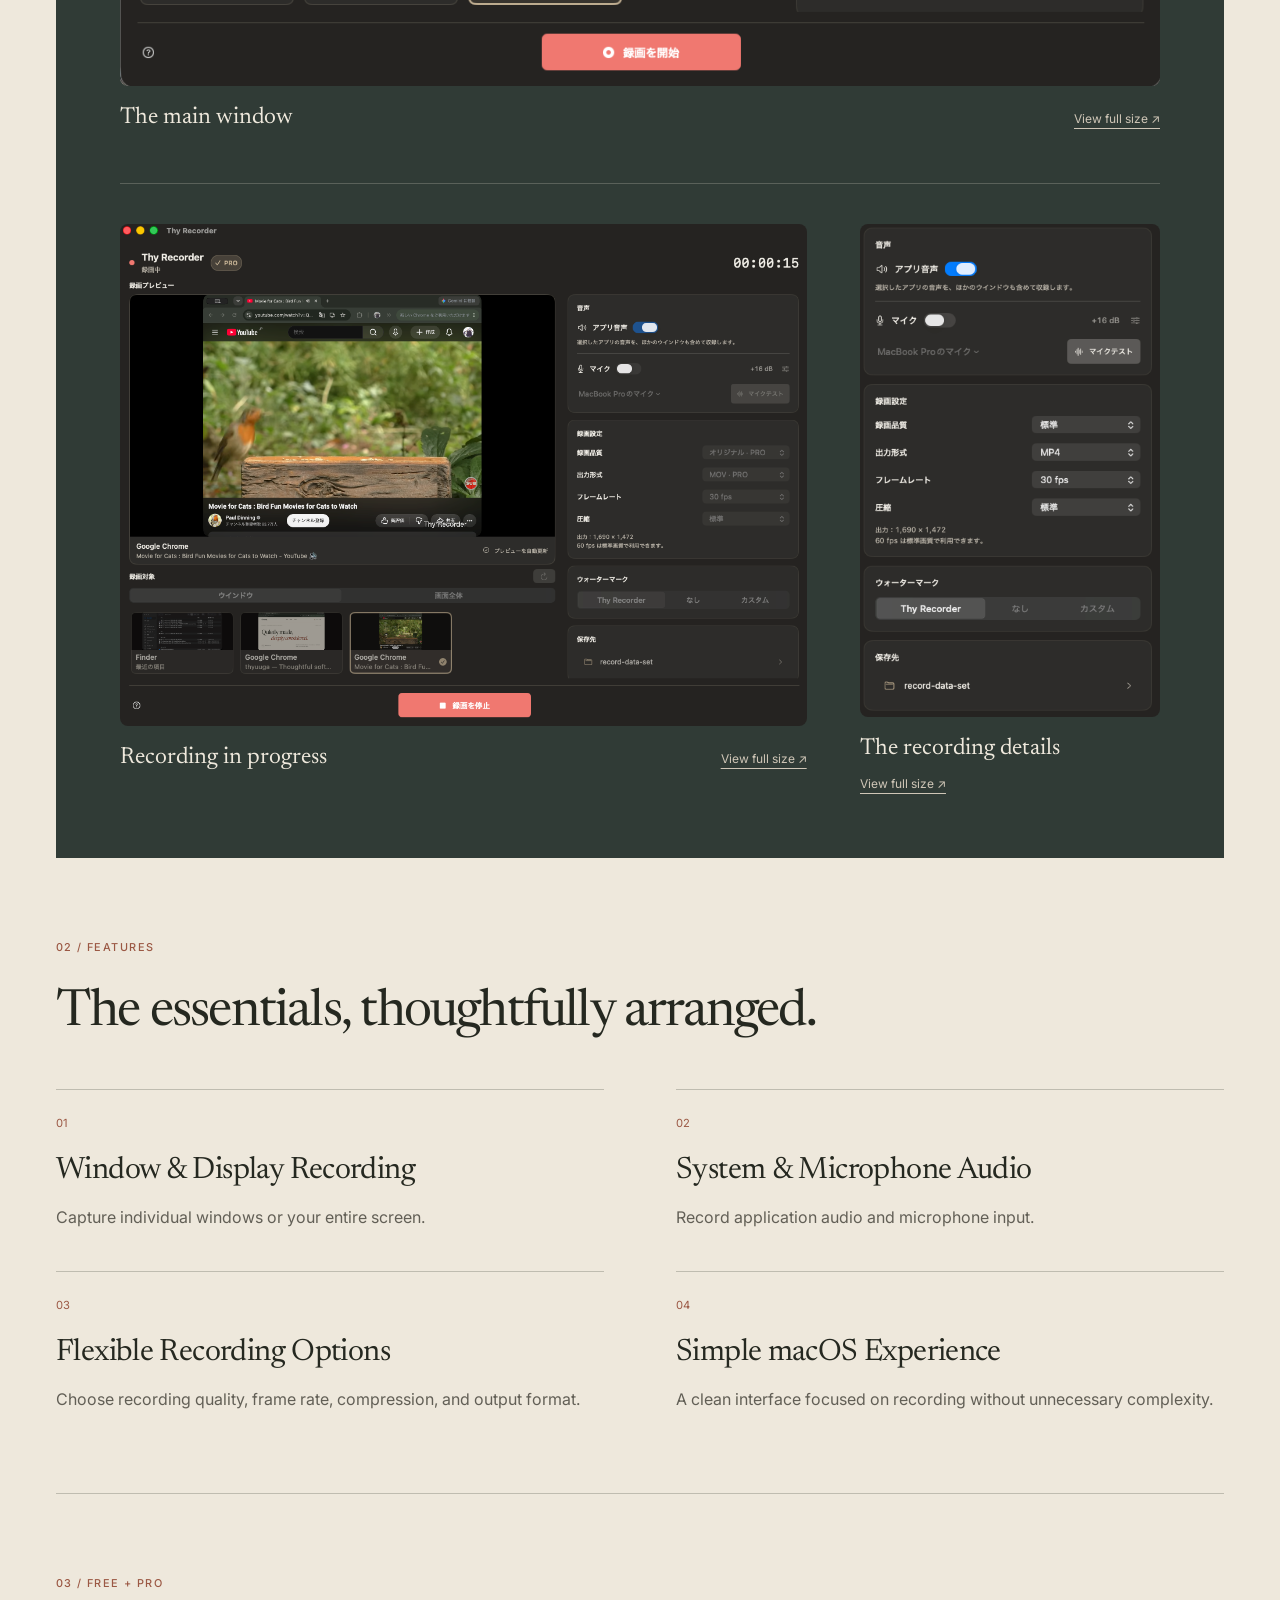
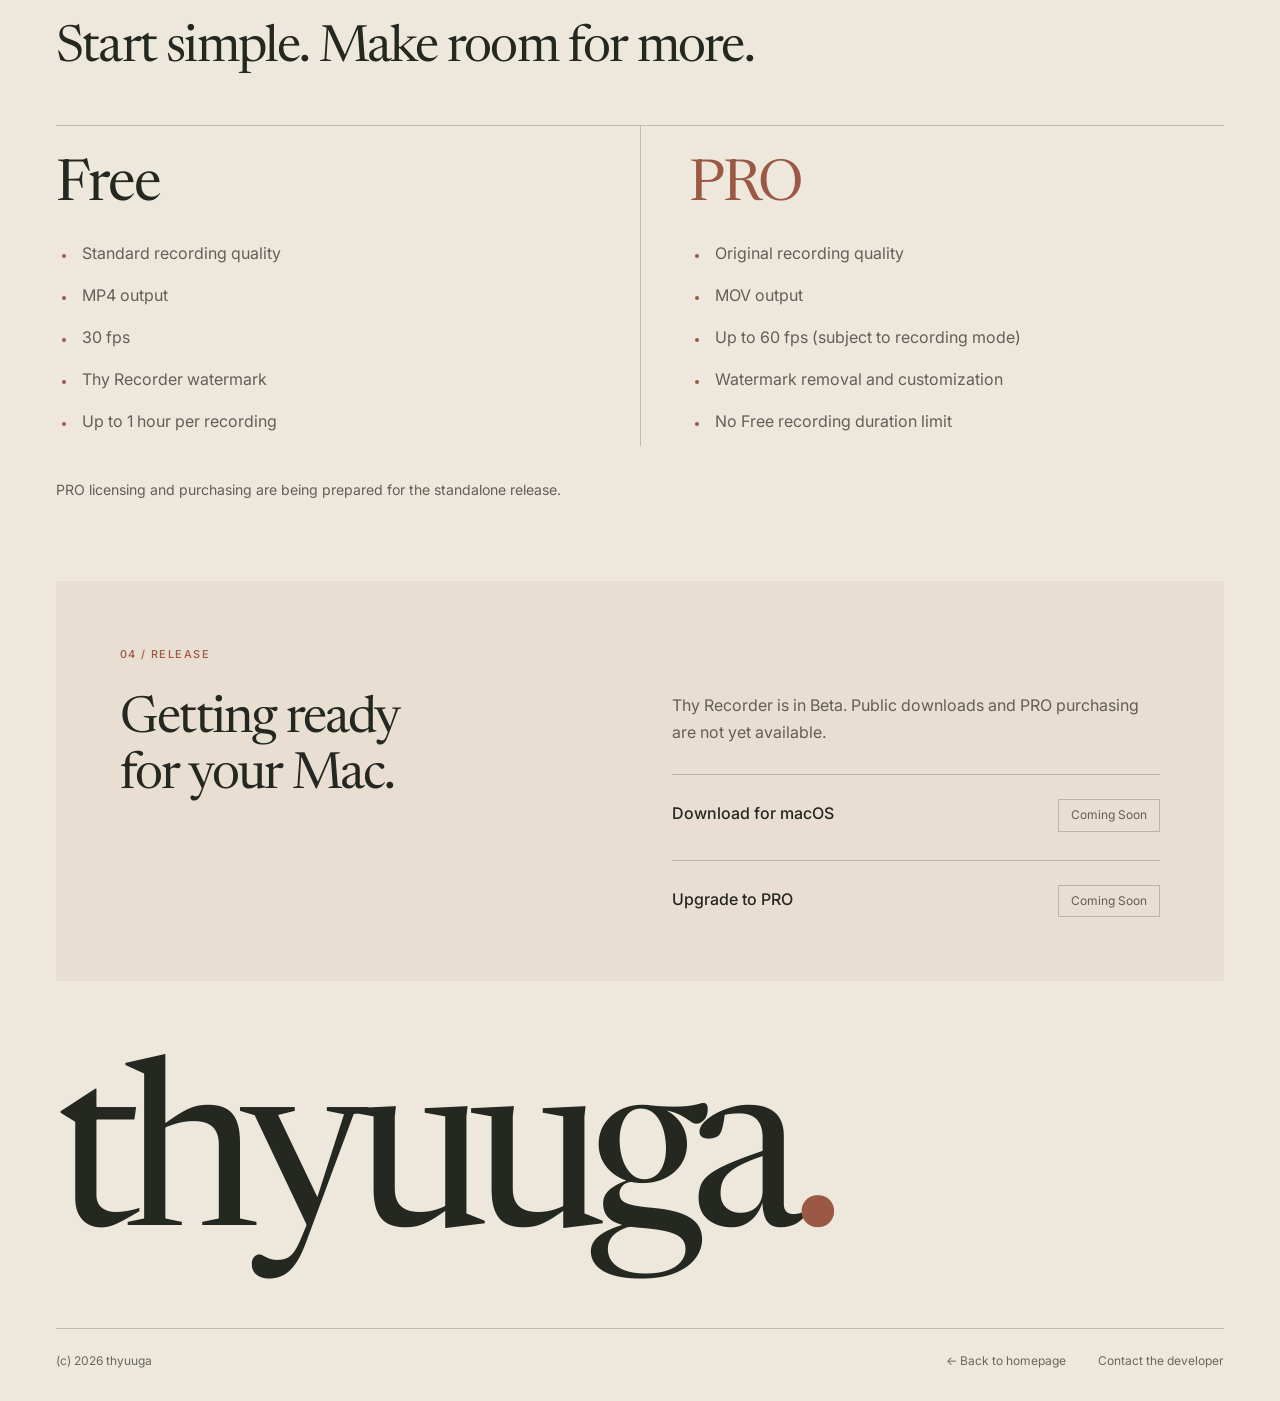
<file: software/thy-recorder/index.html>
<!doctype html>
<html lang="en">
  <head>
    <meta charset="utf-8" />
    <meta name="viewport" content="width=device-width, initial-scale=1" />
    <link rel="icon" type="image/svg+xml" href="/asset/thyuuga-favicon-light-optimized.svg" media="(prefers-color-scheme: light)" data-theme-favicon="light" />
    <link rel="icon" type="image/svg+xml" href="/asset/thyuuga-favicon-dark-optimized.svg" media="(prefers-color-scheme: dark)" data-theme-favicon="dark" />
    <title data-i18n="recorder.pageTitle">Thy Recorder — macOS Screen Recorder | thyuuga</title>
    <meta name="description" data-i18n-content="recorder.intro" content="Thy Recorder is a lightweight macOS screen recording application designed for capturing windows, system audio, and microphone input with a clean, straightforward interface." />
    <link rel="canonical" href="https://thyuuga.com/software/thy-recorder/" />
    <meta property="og:type" content="website" />
    <meta property="og:site_name" content="thyuuga" />
    <meta property="og:title" data-i18n-content="recorder.pageTitle" content="Thy Recorder — macOS Screen Recorder | thyuuga" />
    <meta property="og:description" data-i18n-content="recorder.intro" content="Thy Recorder is a lightweight macOS screen recording application designed for capturing windows, system audio, and microphone input with a clean, straightforward interface." />
    <meta property="og:url" content="https://thyuuga.com/software/thy-recorder/" />
    <meta property="og:locale" content="en_US" />
    <meta name="twitter:card" content="summary" />
    <link rel="preconnect" href="https://fonts.googleapis.com" />
    <link rel="preconnect" href="https://fonts.gstatic.com" crossorigin />
    <link href="https://fonts.googleapis.com/css2?family=Inter:wght@400;500;600&family=Newsreader:ital,opsz,wght@0,6..72,400;0,6..72,500;1,6..72,400&display=swap" rel="stylesheet" />
    <meta name="theme-color" content="#EEE8DC" />
    <link rel="stylesheet" href="/home-v2.css" />
    <link rel="stylesheet" href="/software/thy-recorder/recorder.css" />
    <link rel="stylesheet" href="/cursors.css" />
  </head>
  <body class="recorder-page">
    <a data-i18n="v2.skip" class="skip-link" href="#main">Skip to content</a>
    <div class="wrap">
      <header class="masthead">
        <a class="brand" href="/"><img class="brand-logo" src="/asset/thyuuga-favicon-light-optimized.svg" width="32" height="32" alt="" /><span class="brand-name">thyuuga<span aria-hidden="true">.</span></span></a>
        <nav class="main-nav" aria-label="Product">
          <a data-i18n="recorder.nav.preview" href="#preview">Preview</a>
          <a data-i18n="recorder.nav.features" href="#features">Features</a>
          <a data-i18n="recorder.nav.editions" href="#editions">Free / PRO</a>
          <a data-i18n="recorder.nav.access" href="#access">Release</a>
        </nav>
        <div class="language-switcher" aria-label="Language">
          <button type="button" class="is-active" data-lang="en" lang="en" aria-pressed="true">EN</button>
          <span aria-hidden="true">/</span>
          <button type="button" data-lang="zh" lang="zh-CN" aria-pressed="false">中文</button>
          <span aria-hidden="true">/</span>
          <button type="button" data-lang="ja" lang="ja" aria-pressed="false">日本語</button>
        </div>
      </header>
      <main id="main">
        <section class="recorder-hero" aria-labelledby="recorder-title">
          <p class="eyebrow" data-i18n="nav.software">Software</p>
          <h1 id="recorder-title">Thy <span>Recorder</span></h1>
          <div class="recorder-hero-summary">
            <p data-i18n="recorder.subtitle" class="recorder-subtitle">Screen recording, made simple.</p>
            <div class="recorder-hero-copy">
              <p data-i18n="recorder.intro" class="intro">Thy Recorder is a lightweight macOS screen recording application designed for capturing windows, system audio, and microphone input with a clean, straightforward interface.</p>
              <ul class="recorder-facts">
                <li>macOS</li>
                <li>Apple Silicon &amp; Intel</li>
                <li>Free + PRO</li>
              </ul>
              <p data-i18n="recorder.status" class="recorder-status">Beta / Preparing for release</p>
            </div>
          </div>
        </section>
        <section class="section recorder-preview-section" id="preview" aria-labelledby="preview-title">
          <div data-i18n="recorder.preview.kicker" class="section-kicker eyebrow">01 / Preview</div>
          <div class="section-grid">
            <h2 data-i18n="recorder.preview.title" id="preview-title">A clear view of your recording.</h2>
            <div class="recorder-preview">
              <p class="recorder-gallery-note" data-i18n="recorder.gallery.note">Actual application screenshots · Japanese interface</p>
              <figure class="recorder-shot recorder-shot-main">
                <a href="/asset/recorder/thy_recorder_image1.png" target="_blank" rel="noopener">
                  <img src="/asset/recorder/thy_recorder_image1.png" width="1191" height="871" loading="lazy" decoding="async" data-i18n-alt="recorder.gallery.mainAlt" alt="Thy Recorder main window with recording preview, window selection and settings in a two-column layout" />
                </a>
                <figcaption><span data-i18n="recorder.gallery.main">The main window</span><a class="recorder-image-link" href="/asset/recorder/thy_recorder_image1.png" target="_blank" rel="noopener" data-i18n="recorder.gallery.open">View full size ↗</a></figcaption>
              </figure>
              <div class="recorder-shot-details">
                <figure class="recorder-shot">
                  <a href="/asset/recorder/thy_recorder_image3.png" target="_blank" rel="noopener">
                    <img src="/asset/recorder/thy_recorder_image3.png" width="1182" height="864" loading="lazy" decoding="async" data-i18n-alt="recorder.gallery.recordingAlt" alt="Thy Recorder recording in progress, showing a 00:15 timer and the stop recording control" />
                  </a>
                  <figcaption><span data-i18n="recorder.gallery.recording">Recording in progress</span><a class="recorder-image-link" href="/asset/recorder/thy_recorder_image3.png" target="_blank" rel="noopener" data-i18n="recorder.gallery.open">View full size ↗</a></figcaption>
                </figure>
                <figure class="recorder-shot recorder-shot-settings">
                  <a href="/asset/recorder/thy_recorder_image4.png" target="_blank" rel="noopener">
                    <img src="/asset/recorder/thy_recorder_image4.png" width="414" height="681" loading="lazy" decoding="async" data-i18n-alt="recorder.gallery.settingsAlt" alt="Audio, recording quality, output format, frame rate, compression, watermark and save location settings" />
                  </a>
                  <figcaption><span data-i18n="recorder.gallery.settings">The recording details</span><a class="recorder-image-link" href="/asset/recorder/thy_recorder_image4.png" target="_blank" rel="noopener" data-i18n="recorder.gallery.open">View full size ↗</a></figcaption>
                </figure>
              </div>
            </div>
          </div>
        </section>
        <section class="section recorder-features-section" id="features" aria-labelledby="features-title">
          <div data-i18n="recorder.features.kicker" class="section-kicker eyebrow">02 / Features</div>
          <div class="section-grid">
            <h2 data-i18n="recorder.features.title" id="features-title">The essentials, thoughtfully arranged.</h2>
            <div class="recorder-features">
              <article>
                <h3 data-i18n="recorder.features.window">Window &amp; Display Recording</h3>
                <p data-i18n="recorder.features.windowBody">Capture individual windows or your entire screen.</p>
              </article>
              <article>
                <h3 data-i18n="recorder.features.audio">System &amp; Microphone Audio</h3>
                <p data-i18n="recorder.features.audioBody">Record application audio and microphone input.</p>
              </article>
              <article>
                <h3 data-i18n="recorder.features.options">Flexible Recording Options</h3>
                <p data-i18n="recorder.features.optionsBody">Choose recording quality, frame rate, compression, and output format.</p>
              </article>
              <article>
                <h3 data-i18n="recorder.features.simple">Simple macOS Experience</h3>
                <p data-i18n="recorder.features.simpleBody">A clean interface focused on recording without unnecessary complexity.</p>
              </article>
            </div>
          </div>
        </section>
        <section class="section recorder-editions-section" id="editions" aria-labelledby="editions-title">
          <div data-i18n="recorder.editions.kicker" class="section-kicker eyebrow">03 / Free + PRO</div>
          <div class="section-grid">
            <h2 data-i18n="recorder.editions.title" id="editions-title">Start simple. Make room for more.</h2>
            <div>
              <div class="recorder-editions">
                <article>
                  <h3>Free</h3>
                  <ul>
                    <li data-i18n="recorder.free.quality">Standard recording quality</li>
                    <li data-i18n="recorder.free.format">MP4 output</li>
                    <li data-i18n="recorder.free.fps">30 fps</li>
                    <li data-i18n="recorder.free.watermark">Thy Recorder watermark</li>
                    <li data-i18n="recorder.free.duration">Up to 1 hour per recording</li>
                  </ul>
                </article>
                <article>
                  <h3>PRO</h3>
                  <ul>
                    <li data-i18n="recorder.pro.quality">Original recording quality</li>
                    <li data-i18n="recorder.pro.format">MOV output</li>
                    <li data-i18n="recorder.pro.fps">Up to 60 fps (subject to recording mode)</li>
                    <li data-i18n="recorder.pro.watermark">Watermark removal and customization</li>
                    <li data-i18n="recorder.pro.duration">No Free recording duration limit</li>
                  </ul>
                </article>
              </div>
              <p data-i18n="recorder.editions.note" class="recorder-note">PRO licensing and purchasing are being prepared for the standalone release.</p>
            </div>
          </div>
        </section>
        <section class="section" id="access" aria-labelledby="access-title">
          <div data-i18n="recorder.access.kicker" class="section-kicker eyebrow">04 / Release</div>
          <div class="section-grid">
            <h2 data-i18n="recorder.access.title" id="access-title">Getting ready for your Mac.</h2>
            <div class="project-copy">
              <p data-i18n="recorder.access.note">Thy Recorder is in Beta. Public downloads and PRO purchasing are not yet available.</p>
              <!-- Release integration: replace each noninteractive status with an anchor
                   only after a public DMG or Lemon Squeezy checkout URL is verified. -->
              <div class="recorder-access-row" id="recorder-download">
                <h3 data-i18n="recorder.access.download">Download for macOS</h3>
                <span data-i18n="recorder.access.soon" class="recorder-unavailable">Coming Soon</span>
              </div>
              <div class="recorder-access-row" id="recorder-upgrade">
                <h3 data-i18n="recorder.access.upgrade">Upgrade to PRO</h3>
                <span data-i18n="recorder.access.soon" class="recorder-unavailable">Coming Soon</span>
              </div>
            </div>
          </div>
        </section>
      </main>
      <footer class="editorial-footer">
        <a class="footer-wordmark" href="/" aria-label="thyuuga">thyuuga<span aria-hidden="true">.</span></a>
        <div class="footer-baseline">
          <span>(c) <span id="year"></span> thyuuga</span>
          <div class="recorder-footer-links">
            <a data-i18n="recorder.back" href="/">← Back to homepage</a>
            <a data-i18n="recorder.contact" href="mailto:kakukousyou@gmail.com">Contact the developer</a>
            <!-- Add privacy, license terms and refund policy links when published. -->
          </div>
        </div>
      </footer>
    </div>
    <script src="/script.js"></script>
  </body>
</html>
</file>
<file: home-v2.css>
/* Warm Editorial — homepage only. The product pages retain their own stylesheet. */
:root {
  color-scheme: light;
  --paper: #eee8dc;
  --ink: #252820;
  --forest: #303b36;
  --rust: #9b5844;
  --taupe: #cfc6b7;
  --muted: #66685d;
  --rule: rgba(37, 40, 32, 0.23);
  --serif: Newsreader, Georgia, "Times New Roman", serif;
  --sans: Inter, -apple-system, BlinkMacSystemFont, "Segoe UI", sans-serif;
  --anchor-clearance: 24px;
}
* { box-sizing: border-box; }
html { overflow-y: auto; scroll-behavior: smooth; scroll-padding-top: var(--anchor-clearance); }
body { margin: 0; background: var(--paper); color: var(--ink); font-family: var(--sans); font-size: 15px; line-height: 1.7; -webkit-font-smoothing: antialiased; }
::selection { color: var(--paper); background: var(--rust); }
a { color: inherit; text-decoration: none; }
button { font: inherit; }
a, button { -webkit-tap-highlight-color: transparent; }
a:focus-visible, button:focus-visible { outline: 2px solid var(--rust); outline-offset: 6px; }
h1, h2, h3, p, figure { margin: 0; }
h1, h2, h3 { font-weight: 400; }
img { display: block; max-width: 100%; height: auto; }
.wrap { width: min(1280px, calc(100% - 112px)); margin-inline: auto; }
.eyebrow { font-size: 0.68rem; font-weight: 500; letter-spacing: 0.13em; text-transform: uppercase; }
.skip-link { position: absolute; z-index: 20; top: 12px; left: 12px; padding: 10px 20px; background: var(--ink); color: var(--paper); transform: translateY(-180%); }
.skip-link:focus { transform: none; }
.masthead { display: grid; grid-template-columns: 1fr auto 1fr; gap: 48px; align-items: center; padding-block: 25px; border-bottom: 1px solid var(--rule); }
.brand { display: inline-flex; align-items: center; gap: 10px; width: fit-content; font: 500 2rem/1 var(--serif); letter-spacing: -0.05em; }
.brand-logo { width: 32px; height: 32px; flex-shrink: 0; }
.brand-name { white-space: nowrap; }
.brand-name > span, .footer-wordmark span { color: var(--rust); }
.main-nav { display: flex; gap: 32px; font-size: 0.8rem; }
.main-nav a, .social-links a, .footer-baseline a { text-decoration: underline; text-decoration-color: transparent; text-underline-offset: 5px; transition: color 180ms ease, text-decoration-color 180ms ease; }
.main-nav a:hover, .social-links a:hover, .footer-baseline a:hover { color: var(--rust); text-decoration-color: currentColor; }
.language-switcher { display: flex; gap: 9px; justify-self: end; align-items: center; font-size: 0.68rem; }
.language-switcher > span { opacity: 0.35; }
.language-switcher button { color: var(--muted); background: none; border: 0; padding: 10px 2px; cursor: pointer; }
.language-switcher button.is-active { color: var(--rust); text-decoration: underline; text-underline-offset: 5px; }
.language-switcher button:hover { color: var(--rust); }
.localized-copy { opacity: 1; transition: opacity 180ms ease-out; }
.is-changing-language .localized-copy { opacity: 0; transition-duration: 120ms; }
.editorial-hero {
  /* The masthead stays in normal flow and is counted only once in the first screen. */
  min-height: calc(100vh - var(--masthead-height, 0px));
  min-height: calc(100svh - var(--masthead-height, 0px));
  display: flex;
  flex-direction: column;
  padding-top: 50px;
  padding-bottom: 74px;
}
.hero-topline { display: flex; gap: 24px; justify-content: space-between; color: var(--muted); }
.editorial-hero h1 { margin-block: auto; padding-block: 68px 42px; font-family: var(--serif); font-size: clamp(3.4rem, 7.9vw, 8rem); line-height: 1.04; letter-spacing: -0.055em; }
/* Keep each translated title line intact; sizes below account for the stagger. */
.editorial-hero h1 > span, .editorial-hero h1 > em { white-space: nowrap; }
.editorial-hero h1 > span { display: block; }
.editorial-hero h1 > em { display: block; margin-left: 16%; color: var(--rust); font-weight: 400; }
.hero-bottom { display: grid; grid-template-columns: 1fr 0.8fr; gap: 48px; align-items: end; }
.hero-bottom > p { max-width: 440px; font-size: clamp(1rem, 1.4vw, 1.15rem); line-height: 1.7; }
.explore-link { display: flex; align-items: center; gap: 17px; width: fit-content; font-size: 0.72rem; }
.circle-arrow { width: 54px; height: 54px; display: grid; place-items: center; border: 1px solid var(--rule); border-radius: 50%; font-size: 1.45rem; transition: background 220ms ease, color 220ms ease, transform 220ms ease; }
.explore-link:hover .circle-arrow { background: var(--ink); color: var(--paper); transform: rotate(45deg); }
.chapter { position: relative; padding-block: 70px 100px; }
.legacy-anchor { display: block; position: absolute; top: 0; }
/* Mio's background starts at its anchor: cancel only the root's anchor clearance.
   The masthead is in normal flow, so no navigation offset is needed here. */
.editorial-page .mio-chapter,
.editorial-page .mio-chapter > #work { scroll-margin-top: calc(-1 * var(--anchor-clearance)); }
.text-link { display: inline-flex; align-items: center; gap: 28px; width: fit-content; padding-block: 6px; border-bottom: 1px solid currentColor; color: var(--ink); font-size: 0.8rem; transition: color 200ms ease, gap 200ms ease; }
.text-link:hover { color: var(--rust); gap: 35px; }
.mio-chapter { position: relative; display: grid; align-items: center; min-height: 100vh; min-height: 100svh; background: var(--forest); color: var(--paper); padding-block: 90px; }
.mio-grid { display: grid; grid-template-columns: 1fr 0.8fr; gap: 100px; align-items: center; }
.mio-copy .eyebrow { color: #c8c9bb; }
.mio-copy h2 { display: flex; align-items: center; gap: 65px; margin-top: 42px; font-family: var(--serif); font-size: clamp(7rem, 14vw, 12.5rem); line-height: 0.95; letter-spacing: -0.06em; }
.mio-star { color: #c3b19b; font-family: Georgia, serif; font-size: 0.3em; }
.mio-tagline { margin-top: 30px; font-family: var(--serif); font-size: clamp(1.6rem, 2.6vw, 2.35rem); line-height: 1.2; white-space: pre-line; }
.mio-description { margin-top: 25px; max-width: 350px; color: #d0d1c6; font-size: 0.9rem; }
.mio-copy .text-link { margin-top: 30px; color: var(--paper); border-color: #8b9589; }
.mio-copy .text-link:hover { color: #e4baa3; }
.mio-chapter a:focus-visible { outline-color: var(--paper); }
.mio-visual { width: 100%; max-width: 435px; justify-self: end; }
.mio-image-frame { position: relative; transition: transform 700ms ease; }
.mio-visual img { width: 100%; height: auto; }
/* Blend only the expression; keep the original silhouette and translucent edges. */
.mio-visual .mio-smile {
  position: absolute;
  inset: 0;
  opacity: 0;
  pointer-events: none;
  -webkit-mask-image: radial-gradient(ellipse 29% 20% at 54% 33%, #000 65%, transparent 100%);
  mask-image: radial-gradient(ellipse 29% 20% at 54% 33%, #000 65%, transparent 100%);
  transition: opacity 400ms ease;
}
@media (hover: hover) and (pointer: fine) {
  .mio-visual:hover .mio-image-frame { transform: translateY(-4px) scale(1.025); }
  .mio-visual:hover .mio-smile { opacity: 1; transition-duration: 600ms; transition-delay: 80ms; }
}
.mio-visual figcaption { display: flex; justify-content: space-between; padding-top: 14px; color: #c8c9bb; font-size: 0.68rem; }
.selected-work { padding-top: 100px; }
.selected-heading { display: grid; grid-template-columns: 1fr 0.7fr; gap: 90px; align-items: end; margin-bottom: 50px; }
.selected-heading .eyebrow, .about-grid .eyebrow { color: var(--rust); margin-bottom: 26px; }
.selected-heading h2, .about-grid h2 { white-space: pre-line; font-family: var(--serif); font-size: clamp(2.8rem, 4.5vw, 4.25rem); line-height: 1.05; letter-spacing: -0.035em; }
.selected-heading > p { max-width: 290px; justify-self: end; color: var(--muted); font-size: 0.9rem; }
.work-entry { padding-block: 36px; border-top: 1px solid var(--rule); }
.work-entry-content { display: grid; grid-template-columns: 48px minmax(0, 1fr) 160px minmax(0, 1fr); gap: 24px; align-items: start; }
.work-entry:last-child { border-bottom: 1px solid var(--rule); }
.work-number { color: var(--rust); font-size: 0.7rem; }
.work-entry h3 { font-family: var(--serif); font-size: 2.25rem; line-height: 1.15; letter-spacing: -0.025em; }
.work-category { color: var(--muted); font-size: 0.75rem; }
.work-description { color: #505348; font-size: 0.92rem; }
.work-entry-content > * { min-width: 0; }
/* Small sans-serif columns share a fixed optical inset, independent of row height. */
.work-number, .work-category { padding-top: 0.2rem; }
.work-description { padding-top: 0.1rem; }
.work-title-link { text-decoration: underline; text-decoration-color: transparent; text-decoration-thickness: 1px; text-underline-offset: 6px; transition: color 180ms ease, text-decoration-color 180ms ease; }
.work-title-link > span { display: inline-block; font-family: var(--sans); font-size: 0.55em; transition: transform 180ms ease; }
.work-title-link:hover, .work-title-link:focus-visible { color: var(--rust); text-decoration-color: currentColor; }
.work-title-link:hover > span { transform: translate(2px, -2px); }
.work-availability { display: block; margin-top: 8px; font-size: 0.65rem; font-style: italic; }
/* Anchor the serif capitals to a fixed inset, retaining the line-height footprint.
   Neither wrapped descriptions nor availability labels can move the title. */
@supports (text-box-trim: trim-both) and (text-box-edge: cap alphabetic) {
  .work-entry h3 {
    text-box-trim: trim-both;
    text-box-edge: cap alphabetic;
    min-block-size: 1lh;
    padding-top: 0.2em;
  }
}
.about-chapter { background: #e4ddcf; padding-block: 86px; }
.about-grid { display: grid; grid-template-columns: 1fr 0.9fr; gap: 60px 100px; align-items: start; }
/* Note subsets cover the four paragraphs; see asset/fonts/about-note/subsets.json. */
@font-face {
  font-family: "Noto Serif SC Note";
  src: url('/asset/fonts/about-note/noto-serif-sc-regular.woff2') format('woff2');
  font-style: normal;
  font-weight: 400;
  font-display: swap;
}
@font-face {
  font-family: "Noto Serif JP Note";
  src: url('/asset/fonts/about-note/noto-serif-jp-regular.woff2') format('woff2');
  font-style: normal;
  font-weight: 400;
  font-display: swap;
}
.about-copy {
  position: relative;
  isolation: isolate;
  margin-top: 14px;
  padding: 30px 34px;
  font-family: Newsreader, Georgia, "Times New Roman", serif;
  font-size: 17px;
  font-weight: 400;
  line-height: 1.9;
  letter-spacing: normal;
  text-align: left;
  color: #3d3933;
  --paper-edge: polygon(2px 3px, 8% 1px, 19% 2px, 33% 0, 46% 2px,
    61% 1px, 78% 3px, 91% 1px, calc(100% - 2px) 2px,
    100% 18%, calc(100% - 1px) 36%, 100% 53%, calc(100% - 2px) 72%,
    calc(100% - 1px) calc(100% - 3px), 88% calc(100% - 1px),
    74% calc(100% - 2px), 59% 100%, 43% calc(100% - 2px),
    26% calc(100% - 1px), 12% 100%, 1px calc(100% - 2px),
    2px 82%, 0 63%, 2px 44%, 1px 25%);
}
html:lang(zh) .about-copy { font-family: "Noto Serif SC Note", "Noto Serif SC", "Source Han Serif SC", "Songti SC", serif; }
html:lang(ja) .about-copy { font-family: "Noto Serif JP Note", "Noto Serif JP", "Hiragino Mincho ProN", "Yu Mincho", serif; }
/* Level paper layers with a faint contact shadow; the scroll animation stays intact. */
.about-copy::before, .about-copy::after {
  content: "";
  position: absolute;
  inset: 0;
  pointer-events: none;
  clip-path: var(--paper-edge);
}
.about-copy::before {
  z-index: -2;
  background: rgba(63, 53, 35, 0.045);
  transform: translateY(1px);
  filter: blur(1px);
}
.about-copy::after {
  z-index: -1;
  background: #f3eee4 url('/asset/textures/note-paper.svg') repeat;
  background-size: 420px 420px;
}
.about-copy p + p { margin-top: 18px; }
/* Medium trial: retain the Regular faces and base rule above for comparison. */
@font-face {
  font-family: "Noto Serif SC Note";
  src: url('/asset/fonts/about-note/noto-serif-sc-medium.ttf') format('truetype');
  font-style: normal;
  font-weight: 500;
  font-display: swap;
}
@font-face {
  font-family: "Noto Serif JP Note";
  src: url('/asset/fonts/about-note/noto-serif-jp-medium.ttf') format('truetype');
  font-style: normal;
  font-weight: 500;
  font-display: swap;
}
.about-copy { font-weight: 500; font-synthesis: none; }
.contact-intro { position: relative; padding-top: 26px; border-top: 1px solid var(--rule); }
.contact-intro h3 { font-family: var(--serif); font-size: 1.8rem; white-space: pre-line; line-height: 1.3; }
.contact-intro h3 > span { display: block; }
.contact-intro h3 > span + span { color: var(--rust); }
.contact-links { padding-top: 26px; border-top: 1px solid var(--rule); }
.contact-invitation { margin-bottom: 22px; }
.contact-email { color: var(--rust); font-size: 1rem; }
.social-links { display: flex; gap: 30px; margin-top: 25px; font-size: 0.75rem; }
.social-links span { margin-left: 6px; }
.social-links a.contact-github { display: inline-flex; align-items: center; gap: 8px; color: var(--ink); font-size: 0.875rem; text-decoration: none; }
.contact-github svg { flex-shrink: 0; }
.social-links .contact-github > span { margin-left: 0; }
.editorial-footer { padding-top: 48px; padding-bottom: 30px; }
.footer-wordmark { display: block; width: fit-content; font-family: var(--serif); font-size: clamp(5rem, 18vw, 17.5rem); line-height: 1.05; letter-spacing: -0.065em; }
.footer-baseline { display: flex; justify-content: space-between; flex-wrap: wrap; gap: 14px 25px; margin-top: 35px; padding-top: 22px; border-top: 1px solid var(--rule); color: var(--muted); font-size: 0.65rem; }
html:lang(zh), html:lang(ja) { --serif: "Songti SC", "Hiragino Mincho ProN", "Yu Mincho", "Noto Serif CJK JP", serif; --sans: Inter, "Hiragino Sans", "PingFang SC", "Yu Gothic", system-ui, sans-serif; }
html:lang(ja) { --serif: "Hiragino Mincho ProN", "Yu Mincho", "Songti SC", "Noto Serif CJK JP", serif; }
html:lang(zh) .brand, html:lang(ja) .brand,
html:lang(zh) .footer-wordmark, html:lang(ja) .footer-wordmark,
html:lang(zh) .mio-copy h2, html:lang(ja) .mio-copy h2,
html:lang(zh) .work-entry h3, html:lang(ja) .work-entry h3 { font-family: Newsreader, Georgia, serif; }
html:lang(zh) .editorial-hero h1, html:lang(ja) .editorial-hero h1 { font-size: clamp(3.4rem, 7.6vw, 7rem); line-height: 1.35; letter-spacing: -0.04em; }
html:lang(ja) .editorial-hero h1 { font-size: clamp(3rem, 6.8vw, 6.5rem); }
html:lang(zh) .editorial-hero h1 em, html:lang(ja) .editorial-hero h1 em { font-style: normal; }
html:lang(zh) .selected-heading h2, html:lang(ja) .selected-heading h2,
html:lang(zh) .about-grid h2, html:lang(ja) .about-grid h2 { font-size: clamp(2rem, 3.5vw, 3.3rem); line-height: 1.4; }
html:lang(zh) .mio-tagline, html:lang(ja) .mio-tagline { line-height: 1.5; }
@media (min-width: 761px) {
  /* Fit the 2:3 portrait, section padding and caption within a desktop viewport.
     Short windows can grow with the content instead of clipping it. */
  .mio-visual { max-width: min(435px, max(220px, calc((100svh - 180px - 2.25rem) * 2 / 3))); }
}
@media (max-width: 1050px) {
  html:lang(en) .selected-heading h2 { font-size: clamp(2rem, 4.5vw, 2.8rem); }
  .wrap { width: calc(100% - 64px); }
  .masthead { gap: 25px; }
  .mio-grid { gap: 64px; }
  .mio-copy h2 { gap: 35px; }
  .work-entry-content { grid-template-columns: 32px minmax(0, 1fr) minmax(0, 1fr); grid-template-rows: min-content 1fr; gap: 12px 20px; }
  .work-number { grid-row: 1; }
  .work-entry h3 { grid-column: 2; grid-row: 1; }
  .work-category { grid-column: 2; grid-row: 2; padding-top: 0; }
  .work-description { grid-column: 3; grid-row: 1 / 3; }
  .about-grid { gap: 50px; }
}
@media (max-width: 760px) {
  .wrap { width: calc(100% - 40px); }
  .masthead { grid-template-columns: 1fr auto; gap: 14px; padding-block: 20px; }
  .main-nav { grid-row: 2; grid-column: 1 / -1; gap: 28px; padding-top: 4px; }
  .language-switcher { grid-column: 2; grid-row: 1; }
  .hero-topline { font-size: 0.58rem; }
  .hero-topline > p:first-child { max-width: 230px; }
  .hero-topline > p:last-child { flex-shrink: 0; }
  .editorial-hero { padding-top: 32px; padding-bottom: 50px; }
  .editorial-hero h1 { padding-block: 50px 30px; font-size: clamp(1.5rem, 8vw, 3.8rem); }
  .editorial-hero h1 > em { margin-left: 8%; }
  .hero-bottom { grid-template-columns: 1fr; gap: 30px; }
  .hero-bottom > p { grid-row: 1; margin-left: 20%; font-size: 0.95rem; max-width: 370px; }
  .circle-arrow { width: 42px; height: 42px; }
  .chapter { padding-block: 45px 60px; }
  .mio-chapter { padding-block: 54px; }
  .mio-grid { grid-template-columns: 1fr 0.7fr; gap: 28px; align-items: start; }
  .mio-copy h2 { font-size: 6.5rem; margin-top: 24px; gap: 20px; }
  .mio-tagline { font-size: 1.5rem; }
  .mio-description { font-size: 0.85rem; }
  .mio-visual { padding-top: 58px; }
  .selected-heading { grid-template-columns: 1fr; gap: 20px; margin-bottom: 32px; }
  .selected-heading > p { justify-self: start; max-width: 360px; }
  .selected-heading h2, .about-grid h2 { font-size: 2.7rem; }
  html:lang(en) .selected-heading h2 { font-size: clamp(1.7rem, 9vw, 2.7rem); }
  .work-entry h3 { font-size: 1.9rem; }
  .about-chapter { padding-block: 54px; }
  .about-grid { grid-template-columns: 1fr; gap: 28px; }
  .about-copy { margin-top: 0; padding: 24px; font-size: 16px; }
  .contact-intro { margin-top: 14px; }
  .contact-links { padding-top: 0; border-top: 0; }
  .footer-baseline { margin-top: 24px; }
  html:lang(zh) .editorial-hero h1 { font-size: clamp(1.5rem, 8.6vw, 4.2rem); }
  html:lang(ja) .editorial-hero h1 { font-size: clamp(1.4rem, 7.8vw, 3.7rem); }
}
@media (max-width: 520px) {
  .hero-topline { flex-direction: column; gap: 6px; }
  .hero-topline > p:first-child { max-width: none; }
  .hero-bottom > p { margin-left: 12%; }
  .mio-grid { grid-template-columns: 1fr; }
  .mio-copy h2 { font-size: 8rem; justify-content: space-between; }
  .mio-visual { max-width: 300px; margin-top: 12px; padding-top: 0; justify-self: end; width: 82%; }
  .work-entry { padding-block: 30px; }
  .work-entry-content { grid-template-columns: 25px minmax(0, 1fr); grid-template-rows: min-content min-content auto; gap: 10px 15px; }
  .work-description { grid-column: 2; grid-row: 3; padding-top: 0; }
  .work-category { grid-row: 2; }
  .work-entry h3 { font-size: 2rem; }
  .footer-baseline { flex-direction: column; gap: 10px; }
}
@media (prefers-reduced-motion: no-preference) {
  /* Progressive enhancement: without view timelines, all content stays visible.
     Each content group follows its own position, including on upward scrolling.
     Sections and their backgrounds remain in the normal document flow. */
  @supports (animation-timeline: view()) and (animation-range: cover 0% cover 100%) and (view-timeline-name: --editorial-group) {
    :where(.editorial-hero h1, .hero-bottom, .mio-copy, .mio-visual,
           .selected-heading, .about-grid > div:not(.contact-intro, .contact-links),
           .work-entry-content, .contact-intro > h3, .contact-links > *) {
      animation: editorial-reveal auto linear both;
      animation-timeline: view(block);
      animation-range: cover 0% cover 100%;
    }

    /* Hero is already on screen at load; only its departure needs a fade.
       Scrolling back up restores it along the same timeline. */
    :where(.editorial-hero h1, .hero-bottom) {
      animation-name: editorial-hero-reveal;
    }

    /* Keep rule-bearing containers static; animate each project's content
       as one grid, linked to the outer row's position. */
    :where(.work-entry, .contact-intro, .contact-links) {
      view-timeline-name: --editorial-group;
      view-timeline-axis: block;
    }
    :where(.work-entry-content, .contact-intro > h3, .contact-links > *) {
      animation-timeline: --editorial-group;
    }

    :where(.selected-heading) { animation-name: project-heading-reveal; }
    :where(.work-entry-content) { animation-name: project-row-reveal; }

    /* Keep keyboard-focused content readable even at a viewport edge. */
    :where(.hero-bottom, .mio-copy, .about-copy):focus-within,
    :where(.work-entry, .contact-intro, .contact-links):focus-within > * {
      animation: none;
    }

    @keyframes editorial-reveal {
      0% { opacity: 0; transform: translateY(12px); }
      20%, 75% { opacity: 1; transform: translateY(0); }
      100% { opacity: 0; transform: translateY(-12px); }
    }
    @keyframes editorial-hero-reveal {
      0%, 75% { opacity: 1; transform: translateY(0); }
      100% { opacity: 0; transform: translateY(-12px); }
    }
    @keyframes project-heading-reveal {
      0% { opacity: 0; transform: translateY(24px); }
      20%, 75% { opacity: 1; transform: translateY(0); }
      100% { opacity: 0; transform: translateY(-12px); }
    }
    @keyframes project-row-reveal {
      0% { opacity: 0; transform: translateY(24px); }
      20%, 75% { opacity: 1; transform: translateY(0); }
      100% { opacity: 0; transform: translateY(-24px); }
    }
  }
}
@media (prefers-reduced-motion: reduce) {
  html { scroll-behavior: auto; }
  *, *::before, *::after { animation: none !important; transition: none !important; }
  .mio-visual:hover .mio-image-frame, .explore-link:hover .circle-arrow, .work-title-link:hover > span { transform: none; }
}
</file>
<file: cursors.css>
/* Shared native image cursors for the homepage and project pages.
   Intrinsic size: 24px. Hotspots sit on the arrow tip / index fingertip / text center.
   No JS tracking, hidden cursor, or universal override of system states. */
@media (hover: hover) and (pointer: fine) {
  body {
    --editorial-arrow: url('/asset/cursors/editorial-arrow.svg') 3 3, default;
    --editorial-pointer: url('/asset/cursors/editorial-pointer.svg') 9 3, pointer;
    --editorial-text: url('/asset/cursors/editorial-text.svg') 12 12, text;
    cursor: var(--editorial-arrow);
  }

  /* Selectable copy gets an I-beam; descendants of controls inherit the control. */
  :where(p, h1, h2, h3, h4, h5, h6, li, dt, dd, blockquote, figcaption,
         pre, code, td, th, label, .eyebrow, .work-category, .work-availability,
         .footer-baseline):not(:where(a, button, [role='button'], [draggable='true'], [aria-busy='true']) *) {
    cursor: var(--editorial-text);
  }
  :where(input:not([type]), input[type='text'], input[type='search'],
         input[type='email'], input[type='url'], input[type='tel'],
         input[type='password'], input[type='number'], textarea,
         [contenteditable=''], [contenteditable='true'], [contenteditable='plaintext-only']) {
    cursor: var(--editorial-text);
  }

  :where(a[href], button:enabled, [role='button'], summary),
  :is(.language-switcher, .atmosphere-strip, .expression-strip) button:enabled {
    cursor: var(--editorial-pointer);
  }

  /* Keep native feedback for semantic system states. Explicit resize / wait /
     progress / grab rules and inline cursor styles still take precedence. */
  :where([draggable='true']) { cursor: grab; }
  :where([draggable='true']:active) { cursor: grabbing; }
  :where([aria-busy='true']),
  :is(.language-switcher, .atmosphere-strip, .expression-strip) button[aria-busy='true'] { cursor: progress; }
  :where(:disabled, [aria-disabled='true']),
  :is(.language-switcher, .atmosphere-strip, .expression-strip) button:disabled,
  :is(.language-switcher, .atmosphere-strip, .expression-strip) button[aria-disabled='true'] { cursor: not-allowed; }
}
</file>
<file: mio/about/sky-blue.css>
/* Mio's light visual layer. This stylesheet is loaded only by /mio/about/. */
:root {
  color-scheme: light;
  --bg: #faf9f6;
  --sky: #dceef7;
  --mist: #a9cedf;
  --accent: #476e95;
  --text: #344f73;
  --muted: #53687c;
  --faint: #5e7284;
  --line: #cedde4;
  --surface: #fffefa;
  /* 1296px at a 1440px viewport, growing to 1680px on wider displays. */
  --display-width: clamp(1280px, 90vw, 1680px);
  --page-gutter: max(24px, calc((100% - var(--display-width)) / 2));
  --serif: Newsreader, Georgia, serif;
}

* { box-sizing: border-box; }
html { scroll-behavior: smooth; scroll-padding-top: 100px; }
body {
  margin: 0;
  min-height: 100vh;
  background: var(--bg);
  color: var(--text);
  font-family: Inter, ui-sans-serif, system-ui, -apple-system, "Segoe UI", sans-serif;
  line-height: 1.8;
  -webkit-font-smoothing: antialiased;
}
html:lang(zh) body {
  font-family: Inter, "PingFang SC", "Microsoft YaHei", system-ui, sans-serif;
  --serif: "Songti SC", "Noto Serif CJK SC", "Source Han Serif SC", serif;
}
html:lang(ja) body {
  font-family: Inter, "Hiragino Sans", "Yu Gothic", system-ui, sans-serif;
  --serif: "Hiragino Mincho ProN", "Yu Mincho", "Noto Serif CJK JP", serif;
}
::selection { color: #294462; background: #c7dfeb; }
a { color: inherit; text-decoration: none; }
button { font: inherit; cursor: pointer; }
img { display: block; max-width: 100%; }
h1, h2, p, figure { margin: 0; }
a, button { -webkit-tap-highlight-color: transparent; }
a:focus-visible, button:focus-visible { outline: 2px solid var(--accent); outline-offset: 5px; }
.site-shell { width: 100%; }
.site-header {
  position: sticky;
  top: 0;
  z-index: 20;
  display: grid;
  grid-template-columns: auto 1fr auto;
  align-items: center;
  gap: 36px;
  min-height: 88px;
  padding: 18px var(--page-gutter);
  border-bottom: 1px solid var(--line);
  background: #faf9f6f5;
}
.mio-header-brand { display: flex; align-items: baseline; gap: 14px; }
.brand { font-family: Newsreader, Georgia, serif; font-size: 1.3rem; line-height: 1; }
.mio-page-marker { padding-left: 14px; border-left: 1px solid var(--line); font-size: .8rem; }
.nav-links { display: flex; justify-content: center; flex-wrap: wrap; gap: 12px 28px; font-size: .82rem; }
.nav-links a, .back-link, .site-footer a {
  text-decoration: underline;
  text-decoration-color: transparent;
  text-underline-offset: 6px;
  transition: color 180ms ease, text-decoration-color 180ms ease;
}
.nav-links a:hover, .back-link:hover, .site-footer a:hover { color: var(--accent); text-decoration-color: currentColor; }
.language-switcher { display: flex; align-items: center; gap: 7px; color: var(--faint); font-size: .73rem; white-space: nowrap; }
.language-switcher button { min-height: 40px; padding: 4px 2px; border: 0; background: transparent; color: var(--muted); }
.language-switcher button:hover, .language-switcher button.is-active { color: var(--text); text-decoration: underline; text-underline-offset: 6px; }

.section { position: relative; isolation: isolate; padding: clamp(56px, 5vw, 80px) var(--page-gutter); }
.section-kicker, .signal { color: var(--accent); font-size: .72rem; font-weight: 500; letter-spacing: .13em; text-transform: uppercase; }
.section-kicker { margin-bottom: 28px; }
h2 {
  max-width: 15em;
  font-family: var(--serif);
  font-size: clamp(2.3rem, 3.5vw, 3.6rem);
  font-weight: 500;
  line-height: 1.18;
  text-wrap: balance;
}
html:lang(zh) h2, html:lang(ja) h2 { font-size: clamp(2rem, 3vw, 2.9rem); line-height: 1.5; font-weight: 400; }
.section-grid { display: grid; grid-template-columns: minmax(0, 1fr) minmax(0, 1fr); gap: clamp(32px, 4.5vw, 64px); align-items: start; }
.section-grid > *, .hero-copy { min-width: 0; }
.project-copy { display: grid; gap: 24px; max-width: 62ch; }
.project-copy p, .expression-copy p { color: var(--muted); font-size: 1.04rem; line-height: 1.9; max-width: 62ch; }

/* Background images own their clipping and masks; content stays outside them. */
.section-art { position: absolute; inset: 0; z-index: -2; overflow: hidden; pointer-events: none; }
.section-art img { width: 100%; height: 100%; object-fit: cover; }
.section-art::after { content: ""; position: absolute; inset: 0; pointer-events: none; }
.project-hero {
  display: grid;
  grid-template-columns: minmax(0, 1fr) minmax(0, 1fr);
  align-items: center;
  gap: 48px;
  min-height: clamp(640px, 50vw, 780px);
  padding-block: 56px 80px;
  background: #eaf3fc;
}
.hero-copy { max-width: 38rem; }
/* Preserve the composite's native ratio and the entire ring on wide screens.
   Only the pale left edge can extend outside the background layer. */
.hero-backdrop img {
  position: absolute;
  right: 0;
  width: auto;
  height: 100%;
  max-width: none;
  mask-image: linear-gradient(90deg, transparent, #000 20%);
}
.hero-backdrop::after {
  background:
    linear-gradient(0deg, var(--bg), transparent 48px),
    linear-gradient(90deg, #f6f9fbd9, #f6f9fb70 32%, transparent 56%);
}
.back-link { display: inline-block; margin-bottom: 26px; font-size: .78rem; color: var(--muted); }
.signal { margin-bottom: 22px; font-size: .68rem; }
.project-hero h1 { font-family: Newsreader, Georgia, serif; font-size: clamp(7rem, 14vw, 12rem); font-weight: 500; letter-spacing: -.065em; line-height: .95; margin: 0 0 26px -5px; }
.subtitle { max-width: 23em; font-family: var(--serif); font-size: clamp(1.55rem, 2.1vw, 2.1rem); line-height: 1.5; margin-bottom: 22px; }
.intro { max-width: 50ch; font-size: 1.125rem; color: var(--muted); line-height: 1.8; }
.mio-button, .quiet-link {
  display: inline-flex;
  align-items: center;
  justify-content: center;
  width: fit-content;
  min-height: 48px;
  padding: 11px 25px;
  border: 1px solid #a4c5d8;
  border-radius: 999px;
  background: #c5dfed;
  color: #294b6c;
  font-size: .9rem;
  font-weight: 500;
  line-height: 1.65;
  transition: background 180ms ease, transform 180ms ease, border-color 180ms ease;
}
.hero-copy .mio-button { margin-top: 32px; min-height: 56px; padding: 14px 34px; background: var(--accent); border-color: var(--accent); color: #fffefa; font-size: 1rem; }
.hero-copy .mio-button:hover { background: #365d83; border-color: #365d83; }
.mio-button:hover, .quiet-link:hover { background: #b8d6e7; border-color: #7fa9cf; transform: translateY(-2px); }
.hero-orbit { display: none; pointer-events: none; }
#concept { border-bottom: 1px solid var(--line); }
#concept .section-grid { grid-template-columns: minmax(0, 1fr) minmax(0, 1fr); align-items: center; }
#concept h2 { max-width: 20ch; font-size: clamp(2.8rem, 4.2vw, 4.5rem); line-height: 1.15; }
html:lang(zh) #concept h2, html:lang(ja) #concept h2 { max-width: 8em; font-size: clamp(2.4rem, 3.7vw, 3.9rem); line-height: 1.5; }
#concept .project-copy { max-width: 58ch; font-size: 1.125rem; }
#concept .project-copy p { font-size: inherit; }

/* One visual at a time. Inactive panels retain their geometry, not focus or animation. */
.showcase-modes { display: flex; flex-wrap: wrap; gap: 6px; width: fit-content; max-width: 100%; margin: 0 0 20px; padding: 5px; border: 1px solid var(--line); border-radius: 24px; background: #edf4f7; }
.showcase-modes button { min-height: 42px; padding: 9px 20px; border: 0; border-radius: 20px; color: var(--muted); background: transparent; font: inherit; font-size: .9rem; line-height: 1.5; cursor: pointer; }
.showcase-modes button[aria-selected="true"] { color: #fffefa; background: var(--accent); }
.showcase-modes button:focus-visible, .mode-panel:focus-visible { outline: 2px solid var(--accent); outline-offset: 4px; }
.mode-panels { display: grid; grid-template-rows: minmax(0, 1fr); min-width: 0; }
.mode-panel { grid-area: 1 / 1; min-width: 0; min-height: 0; }
.mode-panel[hidden] { display: block; visibility: hidden; pointer-events: none; }
.mode-panel[hidden] * { visibility: hidden !important; }
.mode-panel:not([hidden]) { animation: mode-appear 240ms ease-out both; }
@keyframes mode-appear { from { opacity: 0; } to { opacity: 1; } }
/* Only scenery spans the viewport. Copy, tabs and the original demo share
   the same gutters as the other sections; no 100vw / scrollbar overflow. */
.atmosphere-section { --room-side-space: 24px; --room-content-width: min(var(--display-width), calc(100% - 2 * var(--room-side-space))); padding-inline: 0; background: var(--bg); }
.room-controls { width: var(--room-content-width); margin-inline: auto; }
.atmosphere-section .section-grid { grid-template-columns: 1fr; gap: 0; }
.room-showcase { position: relative; width: 100%; isolation: isolate; background: var(--bg); }
/* A normal full-width block owns the dimensions. Both panels are direct layers,
   independent of implicit Grid tracks, image intrinsic widths and control sizes. */
.room-scene-stage { --room-fade-top: 14%; --room-fade-bottom: 12%; position: relative; width: 100%; aspect-ratio: 1023 / 585; min-height: 560px; max-height: 960px; }
.room-scene-mode { position: absolute; inset: 0; width: 100%; height: 100%; }
.room-feature { isolation: isolate; overflow: hidden; }
.room-feature-image { position: absolute; inset: 0; z-index: -2; width: 100%; height: 100%; object-fit: cover; object-position: 65% center; }
.room-feature::before { content: ""; position: absolute; inset: 0; z-index: -1; pointer-events: none; background: linear-gradient(90deg, #faf9f6f5, #faf9f6eb 20%, #faf9f6c2 37%, #faf9f633 58%, transparent 70%); }
/* Fade the composited scene into .room-showcase's actual background, without
   painting a tint over it. Both Crossfade images share this one alpha mask;
   the copy and filmstrip are outside these wrappers and remain unmasked. */
.room-feature, .atmosphere-fragment {
  --room-edge-mask: linear-gradient(to bottom,
    transparent,
    rgba(0, 0, 0, .16) calc(var(--room-fade-top) * .3),
    rgba(0, 0, 0, .64) calc(var(--room-fade-top) * .65),
    #000 var(--room-fade-top),
    #000 calc(100% - var(--room-fade-bottom)),
    rgba(0, 0, 0, .64) calc(100% - var(--room-fade-bottom) * .65),
    rgba(0, 0, 0, .16) calc(100% - var(--room-fade-bottom) * .3),
    transparent);
  -webkit-mask-image: var(--room-edge-mask);
  mask-image: var(--room-edge-mask);
  -webkit-mask-size: 100% 100%;
  mask-size: 100% 100%;
  -webkit-mask-repeat: no-repeat;
  mask-repeat: no-repeat;
  mask-mode: alpha;
}
.room-showcase .room-feature-content { position: absolute; inset: 0; z-index: 1; width: var(--room-content-width); margin-inline: auto; grid-template-columns: minmax(0, .9fr) minmax(0, 1.1fr); gap: 0; pointer-events: none; }
[data-mode="room-live"] .room-feature-content { visibility: hidden; }
/* Scene transitions belong to image layers, never the panel or its controls. */
.room-scene-stage > .mode-panel:not([hidden]) { animation: none; }
.atmosphere-copy { align-self: center; display: grid; gap: 24px; padding-block: clamp(28px, 3.4vw, 56px); padding-right: clamp(24px, 3vw, 48px); min-width: 0; }
.atmosphere-copy h2 { max-width: 13em; font-size: clamp(2rem, 2.5vw, 3rem); line-height: 1.25; }
html:lang(zh) .atmosphere-copy h2, html:lang(ja) .atmosphere-copy h2 { font-size: clamp(1.85rem, 2.2vw, 2.65rem); line-height: 1.5; }
.atmosphere-text { display: grid; gap: 12px; color: var(--muted); font-size: 1rem; line-height: 1.85; }
.atmosphere-fragment { position: absolute; inset: 0; overflow: hidden; }
.atmosphere-fragment img { position: absolute; inset: 0; width: 100%; height: 100%; object-fit: cover; object-position: 60% center; opacity: 1; }
.atmosphere-previous-image[hidden] { display: none; }
/* The backdrop is frosted; thumbnails and labels remain crisp foregrounds.
   The slightly denser fallback keeps labels legible without backdrop-filter. */
.atmosphere-strip {
  position: absolute;
  z-index: 1;
  bottom: 40px;
  inset-inline: 0;
  width: min(1040px, var(--room-content-width));
  margin-inline: auto;
  display: grid;
  grid-template-columns: repeat(8, minmax(0, 1fr));
  gap: 10px;
  padding: 12px 14px;
  border: 1px solid rgba(255, 255, 255, .16);
  border-radius: 16px;
  background: rgba(28, 38, 52, .72);
  box-shadow: 0 6px 18px rgba(8, 16, 24, .09);
  scrollbar-color: #8ca5b7 transparent;
}
@supports ((backdrop-filter: blur(16px)) or (-webkit-backdrop-filter: blur(16px))) {
  .atmosphere-strip {
    background: rgba(28, 38, 52, .68);
    -webkit-backdrop-filter: blur(16px) saturate(1.15);
    backdrop-filter: blur(16px) saturate(1.15);
  }
}
.atmosphere-strip figure { min-width: 0; }
.atmosphere-strip button { display: block; width: 100%; padding: 3px; border: 1px solid transparent; border-radius: 9px; background: transparent; transition: border-color 180ms ease; }
.atmosphere-strip img { width: 100%; height: auto; aspect-ratio: 16 / 10; object-fit: cover; border-radius: 5px; }
.atmosphere-strip button:hover { border-color: rgba(168, 213, 245, .55); }
.atmosphere-strip figure.is-active button { border-color: #a8d5f5; }
.atmosphere-strip button:focus-visible { outline-color: #a8d5f5; outline-offset: 3px; }
.atmosphere-strip figcaption { margin: 7px 3px 0; color: #e7eef5; font-size: .78rem; line-height: 1.5; }
.atmosphere-strip figure.is-active figcaption { color: #fff; }

/* One shared stage and transform for both eye frames; no portrait box or tint. */
.expression-section { background: var(--bg); }
.presence-feature { position: relative; }
.presence-feature .expression-heading { padding-block: clamp(24px, 3vw, 48px); }
.presence-modes { width: min(100%, 700px); aspect-ratio: 735 / 876; align-self: end; margin-inline: auto; overflow: hidden; }
/* Feather only the lower skirt, after the hand; never mask text or controls. */
.presence-portrait { overflow: hidden; mask-image: linear-gradient(#000 calc(100% - 36px), transparent); }
.presence-promo-image { width: 100%; height: auto; }
.expression-demo, .expression-demo[hidden] { display: grid; grid-template-rows: minmax(0, 1fr) auto; }
.expression-demo-copy { grid-row: 2; display: grid; gap: 8px; padding: 12px clamp(16px, 2vw, 28px) 20px; }
.expression-demo-copy p { color: var(--muted); font-size: .85rem; line-height: 1.6; }
.character-backdrop img { object-position: center bottom; }
.character-backdrop::after {
  background:
    linear-gradient(180deg, var(--bg), transparent 96px, transparent calc(100% - 72px), var(--bg)),
    linear-gradient(90deg, #f8fafbb3, #f8fafb66 38%, transparent 65%);
}
.presence-feature .section-grid { grid-template-columns: minmax(0, .9fr) minmax(0, 1.1fr); align-items: center; }
.expression-heading { display: grid; gap: 24px; }
.expression-heading > p { max-width: 40ch; font-size: .73rem; line-height: 1.8; color: var(--faint); letter-spacing: .06em; text-transform: uppercase; }
.expression-copy { display: grid; gap: 16px; margin-top: 12px; }
.expression-copy span { font-size: .9rem; color: var(--faint); }
.expression-panel { grid-row: 1; min-width: 0; min-height: 0; }
/* One common close-up outside both the normalized stage and breathing node.
   Cropping is intentional below the hands; source images stay unmodified. */
.expression-viewport {
  --portrait-zoom: 1.65;
  position: relative;
  width: 100%;
  height: 100%;
  margin-inline: auto;
  overflow: hidden;
  mask-image: linear-gradient(#000 calc(100% - 24px), transparent);
}
.expression-composition { width: 100%; height: 100%; transform: scale(var(--portrait-zoom)); transform-origin: 50% 0; }
.expression-stage { position: relative; width: 100%; height: 100%; }
.expression-sprite { position: absolute; inset: 0; opacity: 1; transition: opacity 180ms ease; }
.expression-sprite.is-fading { opacity: .22; }
.expression-motion { position: relative; width: 100%; height: 100%; transform-origin: 55% 98.5%; }
.expression-sprite img {
  position: absolute;
  left: var(--portrait-left, 0px);
  top: var(--portrait-top, 0px);
  width: var(--portrait-width, 100%);
  height: var(--portrait-height, 100%);
  max-width: none;
  object-fit: contain;
  object-position: center bottom;
}
.expression-closed { visibility: hidden; }
.expression-sprite[data-eyes="closed"] .expression-open { visibility: hidden; }
.expression-sprite[data-eyes="closed"] .expression-closed { visibility: visible; }
.expression-strip { display: flex; flex-wrap: wrap; gap: 10px; margin-top: 10px; }
.expression-strip button { min-height: 42px; padding: 8px 16px; border: 1px solid var(--line); border-radius: 999px; background: transparent; color: var(--muted); font-size: .8rem; line-height: 1.6; transition: background 180ms ease, border-color 180ms ease; }
.expression-strip button:hover { border-color: #8eafc6; }
.expression-strip button.is-active { color: #294b6c; border-color: #a4c5d8; background: #dcebf3; }
@media (prefers-reduced-motion: no-preference) {
  .expression-sprite[data-breathing="true"] .expression-motion { animation: expression-breath 5600ms ease-in-out infinite; }
}
@keyframes expression-breath {
  0%, 100% { transform: scale(1, 1); }
  50% { transform: scale(1.0006, 1.003); }
}

#showcase { border-top: 1px solid var(--line); }
#showcase .section-grid, #system .section-grid { grid-template-columns: 1fr; gap: 40px; }
#showcase h2, #system h2 { max-width: 19em; }
.showcase-grid { display: grid; grid-template-columns: repeat(4, minmax(0, 1fr)); gap: 24px; }
.showcase-card { min-width: 0; transition: transform 220ms ease; }
.image-placeholder { border: 1px solid var(--line); border-radius: 12px; overflow: hidden; background: var(--surface); }
.preview-image-link { position: relative; display: block; background: #edf2f3; }
.preview-image-link::after { content: "↗"; position: absolute; right: 8px; bottom: 8px; width: 28px; height: 28px; display: grid; place-items: center; border-radius: 50%; background: #fffefae8; color: var(--text); font-size: 1rem; }
.preview-image-link:focus-visible { outline-offset: -3px; }
.image-placeholder img { width: 100%; height: auto; }
.image-placeholder span { display: block; padding: 16px 20px; border-top: 1px solid var(--line); font-size: 1rem; font-weight: 500; line-height: 1.6; }
.showcase-card figcaption { padding: 12px 3px 0; font-size: .94rem; line-height: 1.8; color: var(--muted); }
#system { background: #f0f5f7; }
#system .section-kicker, #system h2 { text-align: center; }
#system h2 { justify-self: center; }
.system-list { display: grid; grid-template-columns: repeat(4, minmax(0, 1fr)); gap: 20px; }
.system-list article { padding: 28px 24px; border: 1px solid #d6e2e8; border-radius: 12px; background: #fffefa; }
.system-icon { display: block; color: #6086a7; margin-bottom: 24px; }
.system-list span { display: block; margin-bottom: 12px; font-size: .96rem; font-weight: 500; line-height: 1.6; }
.system-list p { font-size: 1rem; line-height: 1.85; color: var(--muted); }
.access-section {
  text-align: center;
  min-height: 620px;
  padding-top: clamp(64px, 6vw, 88px);
  padding-bottom: clamp(160px, 16vw, 230px);
  background: #e9f3ff;
}
.access-backdrop img { object-position: center bottom; }
.access-backdrop::after {
  background: linear-gradient(180deg, #f0f5f7, transparent 48px, transparent calc(100% - 28px), var(--bg));
}
.access-section .section-grid { grid-template-columns: 1fr; gap: 28px; justify-items: center; }
.access-section h2 { max-width: 18em; }
.access-section .project-copy { justify-items: center; gap: 32px; max-width: 62ch; }
.site-footer { display: flex; flex-wrap: wrap; justify-content: space-between; gap: 18px 30px; padding: 32px var(--page-gutter); font-size: .78rem; color: var(--muted); border-top: 1px solid var(--line); }

/* Values come from the existing scroll-position controller, never a one-shot class. */
.has-scroll-reveal .scroll-reveal-title, .has-scroll-reveal .scroll-reveal-content {
  opacity: var(--reveal-opacity, 1);
  transform: translateY(var(--reveal-y, 0px));
}
@media (hover: hover) and (pointer: fine) {
  .showcase-card:hover { transform: translateY(-4px); }
}
@media (max-width: 1199px) {
  .showcase-grid { grid-template-columns: repeat(2, minmax(0, 1fr)); }
}
@media (max-width: 1000px) {
  .site-header { gap: 22px; }
  .nav-links { gap: 8px 16px; }
  .system-list { grid-template-columns: repeat(2, minmax(0, 1fr)); }
  .atmosphere-strip { display: flex; gap: 10px; overflow-x: auto; padding: 10px; scrollbar-width: thin; }
  .atmosphere-strip figure { flex: 0 0 96px; }
}
@media (max-width: 900px) {
  .room-showcase .room-feature-content { position: static; display: block; visibility: visible; pointer-events: auto; }
  .room-showcase .atmosphere-copy { grid-template-columns: minmax(0, 1fr) minmax(0, 1fr); gap: 28px; padding-right: 0; }
  .room-feature::before { display: none; }
  .room-scene-stage { min-height: 0; }

  .project-hero { grid-template-columns: 1fr; min-height: 0; padding-block: 44px 48px; gap: 28px; }
  .hero-copy { max-width: 38rem; }
  .hero-backdrop img { width: 100%; height: 100%; max-width: 100%; object-fit: cover; object-position: center bottom; mask-image: none; }
  .hero-backdrop::after { background: linear-gradient(0deg, var(--bg), transparent 40px), linear-gradient(180deg, #fafbfdb3, transparent 64%); }
  .hero-orbit { display: block; width: min(74%, 340px); aspect-ratio: 1; justify-self: center; background: url("../../asset/mio/sky-blue/sky-orb.webp") center / contain no-repeat; }
}
@media (max-width: 800px) {
  .presence-feature .section-grid { grid-template-columns: 1fr; }
  .expression-heading { max-width: 42rem; }
  .presence-modes { width: min(100%, 520px); }
  .expression-viewport { --portrait-zoom: 1.5; }
  /* Stacked copy and portrait need a taller sky. Anchor the full flower image
     below them instead of enlarging/cropping a desktop landscape to this height. */
  .character-backdrop { background: linear-gradient(180deg, var(--bg), #edf5ff 40%, #e4f1fb 75%, var(--bg)); }
  .character-backdrop img { position: absolute; bottom: 0; height: auto; object-fit: contain; mask-image: linear-gradient(transparent, #000 28%); }
  .character-backdrop::after { background: linear-gradient(180deg, var(--bg), #faf9f6b3 25%, transparent 50%, transparent calc(100% - 48px), var(--bg)); }
}
@media (max-width: 700px) {
  :root { --page-gutter: 24px; }
  html { scroll-padding-top: 130px; }
  .site-header { grid-template-columns: 1fr auto; gap: 8px 16px; padding-block: 12px; }
  .mio-header-brand { grid-column: 1; grid-row: 1; gap: 10px; }
  .mio-page-marker { padding-left: 10px; }
  .language-switcher { grid-column: 2; grid-row: 1; gap: 5px; }
  .nav-links { grid-column: 1 / -1; grid-row: 2; justify-content: flex-start; gap: 6px 24px; font-size: .78rem; }
  .nav-links a { padding-block: 5px; }
  .section { padding-block: 48px; }
  .section-kicker { margin-bottom: 22px; }
  .section-grid { grid-template-columns: 1fr; gap: 30px; }
  h2 { font-size: clamp(2rem, 8vw, 2.6rem); }
  html:lang(zh) h2, html:lang(ja) h2 { font-size: clamp(1.8rem, 7vw, 2.35rem); line-height: 1.5; }
  .project-hero { padding-block: 36px 40px; }
  .back-link { margin-bottom: 28px; }
  .project-hero h1 { font-size: clamp(6.5rem, 28vw, 9rem); }
  .subtitle { font-size: 1.55rem; }
  .hero-orbit { width: min(94%, 340px); }
  .intro { font-size: 1.0625rem; }
  .project-copy p, .expression-copy p, .atmosphere-text { font-size: 1rem; }
  #concept .section-grid { grid-template-columns: 1fr; gap: 28px; }
  #concept h2 { font-size: clamp(2.2rem, 8.5vw, 3rem); }
  html:lang(zh) #concept h2, html:lang(ja) #concept h2 { font-size: clamp(2rem, 7.5vw, 2.7rem); }
  #concept .project-copy { font-size: 1.0625rem; }
  .room-showcase .atmosphere-copy { grid-template-columns: 1fr; gap: 20px; padding-block: 24px; }
  /* The same scene height in both modes; a modest crop keeps room context
     above the compact thumbnail strip instead of producing a tall portrait crop. */
  .room-scene-stage { --room-fade-top: 12%; --room-fade-bottom: 10%; aspect-ratio: 3 / 2; min-height: 0; }
  .room-feature-image, .atmosphere-fragment img { object-position: 60% center; }
  .showcase-modes { gap: 3px; padding: 4px; }
  .showcase-modes button { padding-inline: 13px; font-size: .85rem; }
  .presence-feature .section-grid { gap: 12px; }
  .presence-feature .expression-heading { padding-block: 24px; }
  .atmosphere-copy h2 { font-size: 2rem; }
  html:lang(zh) .atmosphere-copy h2, html:lang(ja) .atmosphere-copy h2 { font-size: 1.85rem; }
  .atmosphere-strip { bottom: 36px; display: flex; gap: 8px; overflow-x: auto; padding: 8px; scrollbar-width: thin; }
  .atmosphere-strip figure { flex: 0 0 84px; }
  .atmosphere-strip figcaption { margin-top: 4px; font-size: .7rem; }
  .expression-strip { gap: 8px; }
  .expression-strip button { padding-inline: 14px; }
  #showcase .section-grid, #system .section-grid { gap: 30px; }
  .showcase-grid { grid-template-columns: 1fr; gap: 28px; }
  .system-list { gap: 24px 16px; }
  .access-section { min-height: 0; padding-block: 64px 180px; }
  .system-list article { padding: 24px 20px; }
  .site-footer { flex-direction: column; gap: 10px; padding-block: 28px; }
}
@media (max-width: 460px) {
  .showcase-grid, .system-list { grid-template-columns: 1fr; }
}
@media (max-width: 360px) {
  :root { --page-gutter: 18px; }
  .atmosphere-section { --room-side-space: 18px; }
  .nav-links { gap: 6px 18px; }
  .mio-page-marker { display: none; }
}
@media (prefers-reduced-motion: reduce) {
  html { scroll-behavior: auto; }
  *, *::before, *::after { animation: none !important; transition: none !important; }
  .has-scroll-reveal .scroll-reveal-title, .has-scroll-reveal .scroll-reveal-content { opacity: 1; transform: none; }
  .expression-open { visibility: visible !important; }
  .expression-closed { visibility: hidden !important; }
  .mio-button:hover, .quiet-link:hover, .showcase-card:hover { transform: none; }
}
</file>
<file: software/private-zone/private-zone.css>
/* Private Zone layouts; branding, controls and footer come from home-v2.css. */
.private-zone-page { --project-surface: #e8ded1; --project-muted: #625f56; }
.private-zone-page .main-nav { flex-wrap: wrap; }
.private-zone-page section[id] { scroll-margin-top: 30px; }
.private-zone-page .eyebrow { color: var(--rust); }
.private-zone-hero { padding-block: 70px 100px; }
.private-zone-hero h1 { margin-block: 38px 58px; font: 400 clamp(4.5rem, 11vw, 10rem)/1.05 Newsreader, Georgia, serif; letter-spacing: -0.055em; }
.private-zone-summary { display: grid; grid-template-columns: 1.1fr 0.9fr; gap: 10%; align-items: start; }
.private-zone-subtitle { max-width: 15em; font: italic 400 clamp(1.9rem, 3vw, 3rem)/1.25 var(--serif); color: var(--rust); text-wrap: balance; }
.private-zone-intro { max-width: 34em; font-size: 1.05rem; color: var(--project-muted); }
.private-zone-section { padding-block: 90px; }
.private-zone-section-heading { display: grid; grid-template-columns: 0.48fr 1fr; gap: 40px; align-items: start; margin-bottom: 48px; }
.private-zone-section-heading > .eyebrow { padding-top: 10px; }
.private-zone-page h2 { max-width: 18em; font: 400 clamp(2.6rem, 4vw, 4rem)/1.12 var(--serif); letter-spacing: -0.035em; text-wrap: balance; }
.private-zone-workspace { padding-top: 42px; border-top: 1px solid var(--rule); }
.private-zone-preview { background: var(--project-surface); padding: clamp(12px, 2vw, 28px); }
.private-zone-preview > a { display: block; }
.private-zone-preview img { width: 100%; height: auto; border: 1px solid var(--taupe); box-shadow: 0 8px 24px rgba(37,40,32,.06); }
.private-zone-preview figcaption { display: flex; flex-wrap: wrap; justify-content: space-between; align-items: baseline; gap: 12px 24px; padding-top: 20px; color: var(--project-muted); font-size: .78rem; }
.private-zone-preview .text-link { font-size: .75rem; flex-shrink: 0; }
.private-zone-features { display: grid; grid-template-columns: repeat(2,minmax(0,1fr)); gap: 48px 72px; }
.private-zone-features article { display: grid; grid-template-columns: 28px minmax(0,1fr); gap: 20px; border-top: 1px solid var(--rule); padding-top: 25px; }
.private-zone-features article > span { padding-top: 8px; }
.private-zone-features h3 { margin-bottom: 18px; font: 400 clamp(1.6rem, 2.5vw, 2.3rem)/1.2 var(--serif); letter-spacing: -.02em; }
.private-zone-features p { max-width: 33em; color: var(--project-muted); font-size: 1rem; }
.private-zone-philosophy { border-block: 1px solid var(--rule); }
.private-zone-essay { display: grid; grid-template-columns: 1.1fr .9fr; gap: 10%; margin-top: 38px; align-items: start; }
.private-zone-philosophy h2 { white-space: pre-line; }
.private-zone-philosophy .private-zone-essay > p { max-width: 31em; padding-top: 12px; font-size: 1.1rem; line-height: 1.9; color: var(--project-muted); }
.private-zone-status { margin-top: 60px; padding: clamp(28px,5vw,64px); background: var(--project-surface); }
.private-zone-status h2 { color: var(--rust); }
.private-zone-status .private-zone-essay p { max-width: 32em; color: var(--project-muted); font-size: 1rem; }
.private-zone-status .text-link { margin-top: 28px; }
.project-app-access { display: flex; flex-wrap: wrap; align-items: baseline; gap: 12px 24px; margin-top: 28px; padding-top: 20px; border-top: 1px solid var(--rule); }
.project-app-access .text-link { margin-top: 0; }
.private-zone-status .project-access-note { color: var(--project-muted); font-size: .75rem; }
.private-zone-page .editorial-footer { padding-top: 70px; }
.private-zone-footer-links { display: flex; flex-wrap: wrap; gap: 16px 32px; }
.private-zone-page .footer-baseline { font-size: .75rem; }
html:lang(zh) .private-zone-subtitle, html:lang(ja) .private-zone-subtitle { font-style: normal; line-height: 1.5; }
html:lang(zh) .private-zone-page h2, html:lang(ja) .private-zone-page h2 { font-size: clamp(2rem,3.5vw,3.3rem); line-height: 1.4; letter-spacing: 0; }
html:lang(zh) .private-zone-features h3, html:lang(ja) .private-zone-features h3 { font-size: clamp(1.4rem,2vw,1.8rem); line-height: 1.5; }
@media (max-width: 1050px) {
  .private-zone-page .masthead { grid-template-columns: 1fr auto; gap: 20px; }
  .private-zone-page .main-nav { grid-row: 2; grid-column: 1 / -1; }
  .private-zone-page .language-switcher { grid-column: 2; grid-row: 1; }
  .private-zone-features { gap: 36px; }
  .private-zone-summary, .private-zone-essay { gap: 40px; }
}
@media (max-width: 760px) {
  .private-zone-hero { padding-block: 46px 60px; }
  .private-zone-hero h1 { font-size: clamp(3.5rem,12vw,6rem); margin-block: 30px 36px; }
  .private-zone-summary, .private-zone-section-heading, .private-zone-essay { grid-template-columns: 1fr; gap: 24px; }
  .private-zone-intro { margin-left: 10%; }
  .private-zone-section { padding-block: 56px; }
  .private-zone-section-heading { margin-bottom: 32px; }
  .private-zone-page h2 { font-size: 2.6rem; }
  .private-zone-features { grid-template-columns: 1fr; gap: 32px; }
  .private-zone-essay { margin-top: 28px; }
  .private-zone-philosophy .private-zone-essay > p { padding-top: 0; font-size: 1rem; }
  .private-zone-status { margin-top: 36px; padding: 28px 24px; }
  .private-zone-page .editorial-footer { padding-top: 48px; }
}
@media (max-width: 380px) {
  .private-zone-page .main-nav { gap: 18px; font-size: .75rem; }
}
@media (prefers-reduced-motion: no-preference) {
  .private-zone-hero { animation: quiet-arrival 650ms ease-out both; }
}
</file>
<file: software/bonstock/bonstock.css>
/* Keep the shared editorial layout; only the BonStock hero adds an app entry. */
.bonstock-hero-access { margin-top: 32px; }
.bonstock-page .private-zone-summary > *,
.bonstock-page .private-zone-essay > * { min-width: 0; }
</file>
<file: software/memo-pad/memo-pad.css>
/* Reuse the existing editorial project layout; Memo Pad has its own gallery rhythm. */
.memo-pad-page .private-zone-hero { display: grid; grid-template-columns: 1.1fr .9fr; gap: 24px 10%; align-items: start; }
.memo-pad-page .private-zone-hero > .eyebrow { grid-column: 1 / -1; }
.memo-pad-page .private-zone-hero h1 { margin: 0; font-size: clamp(4.5rem, 9vw, 8.4rem); line-height: 1.12; }
.memo-pad-page .private-zone-summary { display: block; padding-top: 14px; }
.memo-pad-page .private-zone-subtitle { max-width: 16em; font-size: clamp(1.8rem, 2.5vw, 2.6rem); }
.memo-pad-page .private-zone-intro { margin-top: 28px; }
.memo-notebook > .eyebrow { margin-bottom: 18px; }
.memo-todo { display: grid; grid-template-columns: minmax(0,.45fr) minmax(0,1fr); gap: 48px; align-items: center; margin-top: 54px; }
.memo-todo-copy h3 { margin-top: 22px; font: 400 clamp(1.8rem,2.6vw,2.7rem)/1.2 var(--serif); letter-spacing: -.025em; text-wrap: balance; }
.memo-todo-copy > p:last-child { color: var(--project-muted); margin-top: 20px; max-width: 28em; font-size: 1rem; }
.memo-todo figcaption { justify-content: flex-end; }
.memo-pad-page .private-zone-philosophy .private-zone-essay { grid-template-columns: .8fr 1fr; }
.memo-pad-page .private-zone-philosophy h2 { max-width: 9em; }
html:lang(zh) .memo-todo-copy h3, html:lang(ja) .memo-todo-copy h3 { line-height: 1.5; letter-spacing: 0; }
@media (max-width: 1050px) {
  .memo-pad-page .private-zone-hero { gap: 24px 40px; }
  .memo-todo { gap: 30px; }
}
@media (max-width: 760px) {
  .memo-pad-page .private-zone-hero, .memo-todo, .memo-pad-page .private-zone-philosophy .private-zone-essay { grid-template-columns: 1fr; }
  .memo-pad-page .private-zone-hero h1 { font-size: clamp(4rem,14vw,6rem); }
  .memo-pad-page .private-zone-summary { padding-top: 0; }
  .memo-pad-page .private-zone-intro { margin-left: 0; margin-top: 24px; }
  .memo-todo { margin-top: 36px; gap: 24px; }
  .memo-todo-copy > p:last-child { margin-top: 14px; }
  .memo-pad-page .private-zone-philosophy h2 { max-width: 15em; }
}
</file>
<file: software/thy-recorder/recorder.css>
/* Product layouts on the shared Warm Editorial foundation in home-v2.css. */
.recorder-page {
  --product-muted: #625f56;
  --product-surface: #e8ded1;
}
.recorder-page .main-nav { flex-wrap: wrap; }
.recorder-hero { padding-block: 68px 90px; }
.recorder-hero > .eyebrow { color: var(--rust); }
.recorder-hero h1 {
  margin-block: 30px 48px;
  font-family: Newsreader, Georgia, serif;
  font-size: clamp(4.5rem, 10vw, 9.6rem);
  line-height: 1.02;
  letter-spacing: -0.055em;
}
.recorder-hero h1 span { color: var(--rust); }
.recorder-hero-summary { display: grid; grid-template-columns: 1fr 1fr; gap: 64px; }
.recorder-subtitle { text-wrap: balance; max-width: 15em; font: 400 clamp(1.7rem, 2.7vw, 2.7rem)/1.25 var(--serif); letter-spacing: -0.025em; }
.recorder-hero-copy .intro { max-width: 42em; font-size: 1.05rem; line-height: 1.8; }
.recorder-facts { display: flex; flex-wrap: wrap; gap: 10px 20px; margin: 28px 0 16px; padding: 16px 0 0; border-top: 1px solid var(--rule); list-style: none; color: var(--product-muted); font-size: 0.75rem; }
.recorder-status { color: var(--rust); font-size: 0.78rem; }
.recorder-status::before { content: ''; display: inline-block; width: 5px; height: 5px; margin-right: 9px; background: currentColor; border-radius: 50%; vertical-align: middle; }
.recorder-page .section { padding-block: 80px; }
.recorder-page .section-kicker { color: var(--rust); margin-bottom: 28px; }
.recorder-page h2 { max-width: 18em; font: 400 clamp(2.6rem, 4vw, 4rem)/1.1 var(--serif); letter-spacing: -0.035em; text-wrap: balance; }
.recorder-page .section-grid { display: grid; gap: 48px; }
.recorder-page .section-grid > * { min-width: 0; }
.recorder-page .recorder-preview-section { padding: clamp(30px, 5vw, 70px); background: var(--forest); color: var(--paper); }
.recorder-preview-section .section-kicker { color: var(--taupe); }
.recorder-preview-section h2 { max-width: 16em; }
.recorder-preview { min-width: 0; }
.recorder-gallery-note { margin-bottom: 22px; color: var(--taupe); font-size: 0.78rem; }
.recorder-shot { min-width: 0; }
.recorder-shot > a { display: block; border-radius: 8px; }
.recorder-shot img { display: block; width: 100%; height: auto; border-radius: 8px; }
.recorder-shot figcaption { display: flex; align-items: baseline; justify-content: space-between; flex-wrap: wrap; gap: 8px 20px; padding-top: 16px; }
.recorder-shot figcaption > span { font: 400 1.45rem/1.4 var(--serif); }
.recorder-image-link { color: var(--taupe); font-size: 0.75rem; text-decoration: underline; text-underline-offset: 5px; transition: color 180ms ease; }
.recorder-image-link:hover { color: var(--paper); }
.recorder-preview a:focus-visible { outline-color: var(--paper); }
.recorder-shot-details { display: grid; grid-template-columns: minmax(0, 1fr) minmax(0, 0.44fr); gap: clamp(24px, 4vw, 52px); align-items: start; margin-top: 48px; padding-top: 40px; border-top: 1px solid rgba(238, 232, 220, 0.22); }
.recorder-shot-settings { width: 100%; max-width: 300px; justify-self: end; }
.recorder-shot-settings figcaption { flex-direction: column; }
.recorder-features { display: grid; grid-template-columns: repeat(2, minmax(0, 1fr)); gap: 40px 72px; counter-reset: feature; }
.recorder-features article { border-top: 1px solid var(--rule); padding-top: 24px; counter-increment: feature; }
.recorder-features article::before { content: '0' counter(feature); display: block; color: var(--rust); font-size: 0.7rem; margin-bottom: 20px; }
.recorder-features h3 { max-width: 17em; margin-bottom: 14px; font: 400 clamp(1.6rem, 2.4vw, 2.2rem)/1.2 var(--serif); letter-spacing: -0.02em; }
.recorder-features p { max-width: 36em; color: var(--product-muted); font-size: 1rem; }
.recorder-editions-section { border-top: 1px solid var(--rule); }
.recorder-editions { display: grid; grid-template-columns: repeat(2, minmax(0, 1fr)); }
.recorder-editions article { padding: 32px 40px 10px 0; border-top: 1px solid var(--rule); }
.recorder-editions article + article { padding-left: 48px; padding-right: 0; border-left: 1px solid var(--rule); }
.recorder-editions h3 { margin-bottom: 24px; font: 400 3.6rem/1 Newsreader, Georgia, serif; letter-spacing: -0.035em; }
.recorder-editions article + article h3 { color: var(--rust); }
.recorder-editions ul { margin: 0; padding-left: 20px; display: grid; gap: 15px; color: var(--product-muted); font-size: 1rem; }
.recorder-editions li { padding-left: 6px; }
.recorder-editions li::marker { font-size: 0.7em; color: var(--rust); }
.recorder-note { max-width: 55em; margin-top: 32px; color: var(--product-muted); font-size: 0.88rem; }
.recorder-page #access { padding: clamp(28px, 5vw, 64px); background: var(--product-surface); }
#access .section-grid { grid-template-columns: 1fr 1fr; gap: 64px; }
#access .project-copy { display: grid; align-content: start; gap: 28px; }
#access .project-copy > p { color: var(--product-muted); font-size: 1rem; }
.recorder-access-row { display: flex; align-items: baseline; justify-content: space-between; flex-wrap: wrap; gap: 12px 20px; padding-top: 24px; border-top: 1px solid var(--rule); }
.recorder-access-row h3 { font-size: 1rem; font-weight: 500; }
.recorder-unavailable { color: var(--product-muted); font-size: 0.75rem; border: 1px solid var(--rule); padding: 5px 12px; }
.recorder-page section[id] { scroll-margin-top: 28px; }
.recorder-footer-links { display: flex; flex-wrap: wrap; gap: 16px 32px; }
.recorder-page .editorial-footer { padding-top: 70px; }
.recorder-page .footer-baseline { font-size: 0.75rem; }
html:lang(zh) .recorder-page h2, html:lang(ja) .recorder-page h2 { font-size: clamp(2rem, 3.5vw, 3.3rem); line-height: 1.4; letter-spacing: 0; }
html:lang(zh) .recorder-subtitle, html:lang(ja) .recorder-subtitle { line-height: 1.5; }
html:lang(zh) .recorder-features h3, html:lang(ja) .recorder-features h3 { font-size: clamp(1.4rem, 2vw, 1.8rem); line-height: 1.5; }
@media (max-width: 1050px) {
  .recorder-page .masthead { grid-template-columns: 1fr auto; gap: 20px; }
  .recorder-page .main-nav { grid-row: 2; grid-column: 1 / -1; }
  .recorder-page .language-switcher { grid-column: 2; grid-row: 1; }
  .recorder-hero-summary, #access .section-grid { gap: 36px; }
  .recorder-features { gap: 36px; }
}
@media (max-width: 760px) {
  .recorder-hero { padding-block: 46px 58px; }
  .recorder-hero h1 { font-size: clamp(3.2rem, 12vw, 6rem); margin-block: 26px 32px; }
  .recorder-hero-summary, #access .section-grid { grid-template-columns: 1fr; gap: 24px; }
  .recorder-subtitle { text-wrap: balance; max-width: 22em; }
  .recorder-page .section { padding-block: 56px; }
  .recorder-page .recorder-preview-section, .recorder-page #access { padding: 30px 24px; }
  .recorder-page .section-grid { gap: 32px; }
  .recorder-page h2 { font-size: 2.6rem; }
  .recorder-shot-details { grid-template-columns: 1fr; gap: 36px; margin-top: 32px; padding-top: 32px; }
  .recorder-shot-settings { justify-self: center; }
  .recorder-shot figcaption > span { font-size: 1.25rem; }
  .recorder-editions article { padding-right: 24px; }
  .recorder-editions article + article { padding-left: 24px; }
  .recorder-page .editorial-footer { padding-top: 48px; }
}
@media (max-width: 520px) {
  .recorder-page .main-nav { gap: 12px 22px; font-size: 0.75rem; }
  .recorder-hero h1 span { display: block; margin-left: 12%; }
  .recorder-hero h1 { font-size: clamp(3.6rem, 15vw, 5rem); }
  .recorder-hero-copy .intro { font-size: 1rem; }
  .recorder-features, .recorder-editions { grid-template-columns: 1fr; }
  .recorder-editions { gap: 36px; }
  .recorder-editions article, .recorder-editions article + article { padding: 24px 0 0; border-left: 0; }
  .recorder-page .recorder-preview-section, .recorder-page #access { padding-inline: 20px; }
}
@media (prefers-reduced-motion: no-preference) {
  .recorder-hero { animation: quiet-arrival 650ms ease-out both; }
}
</file>
